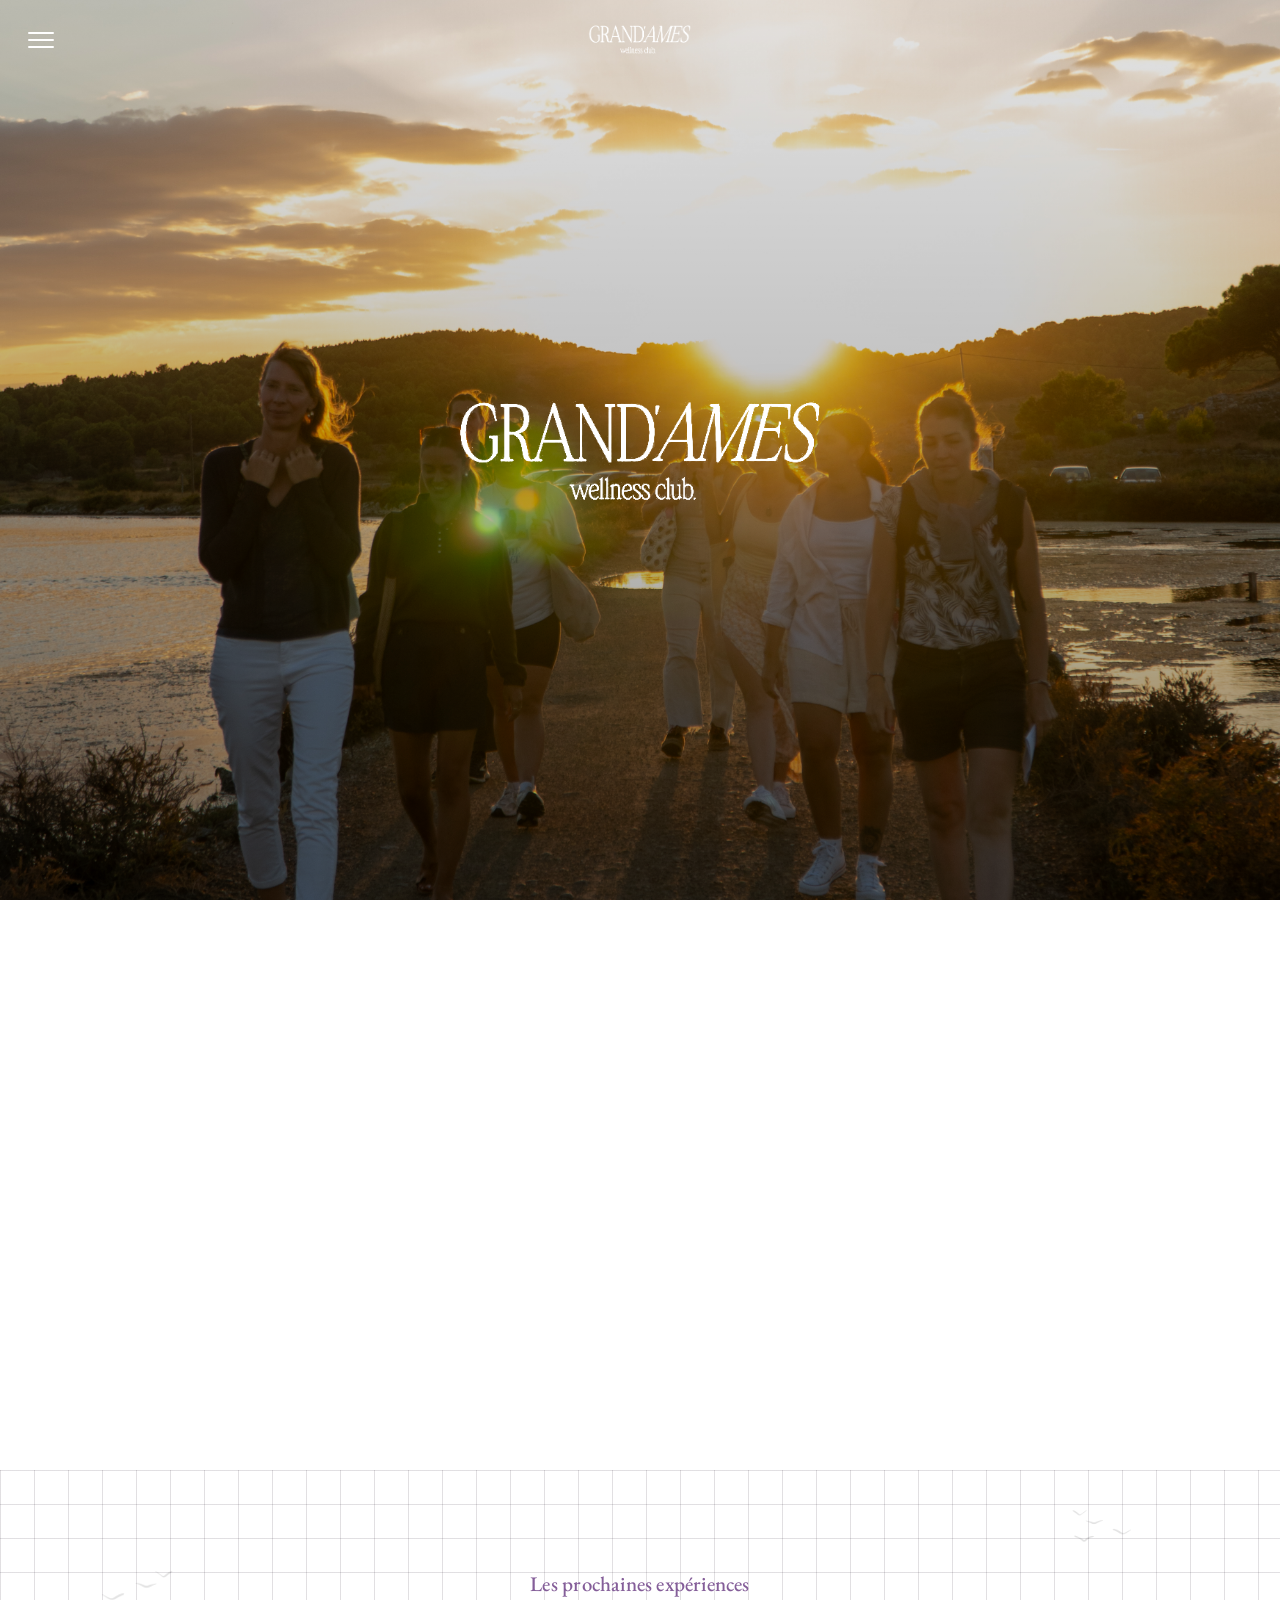
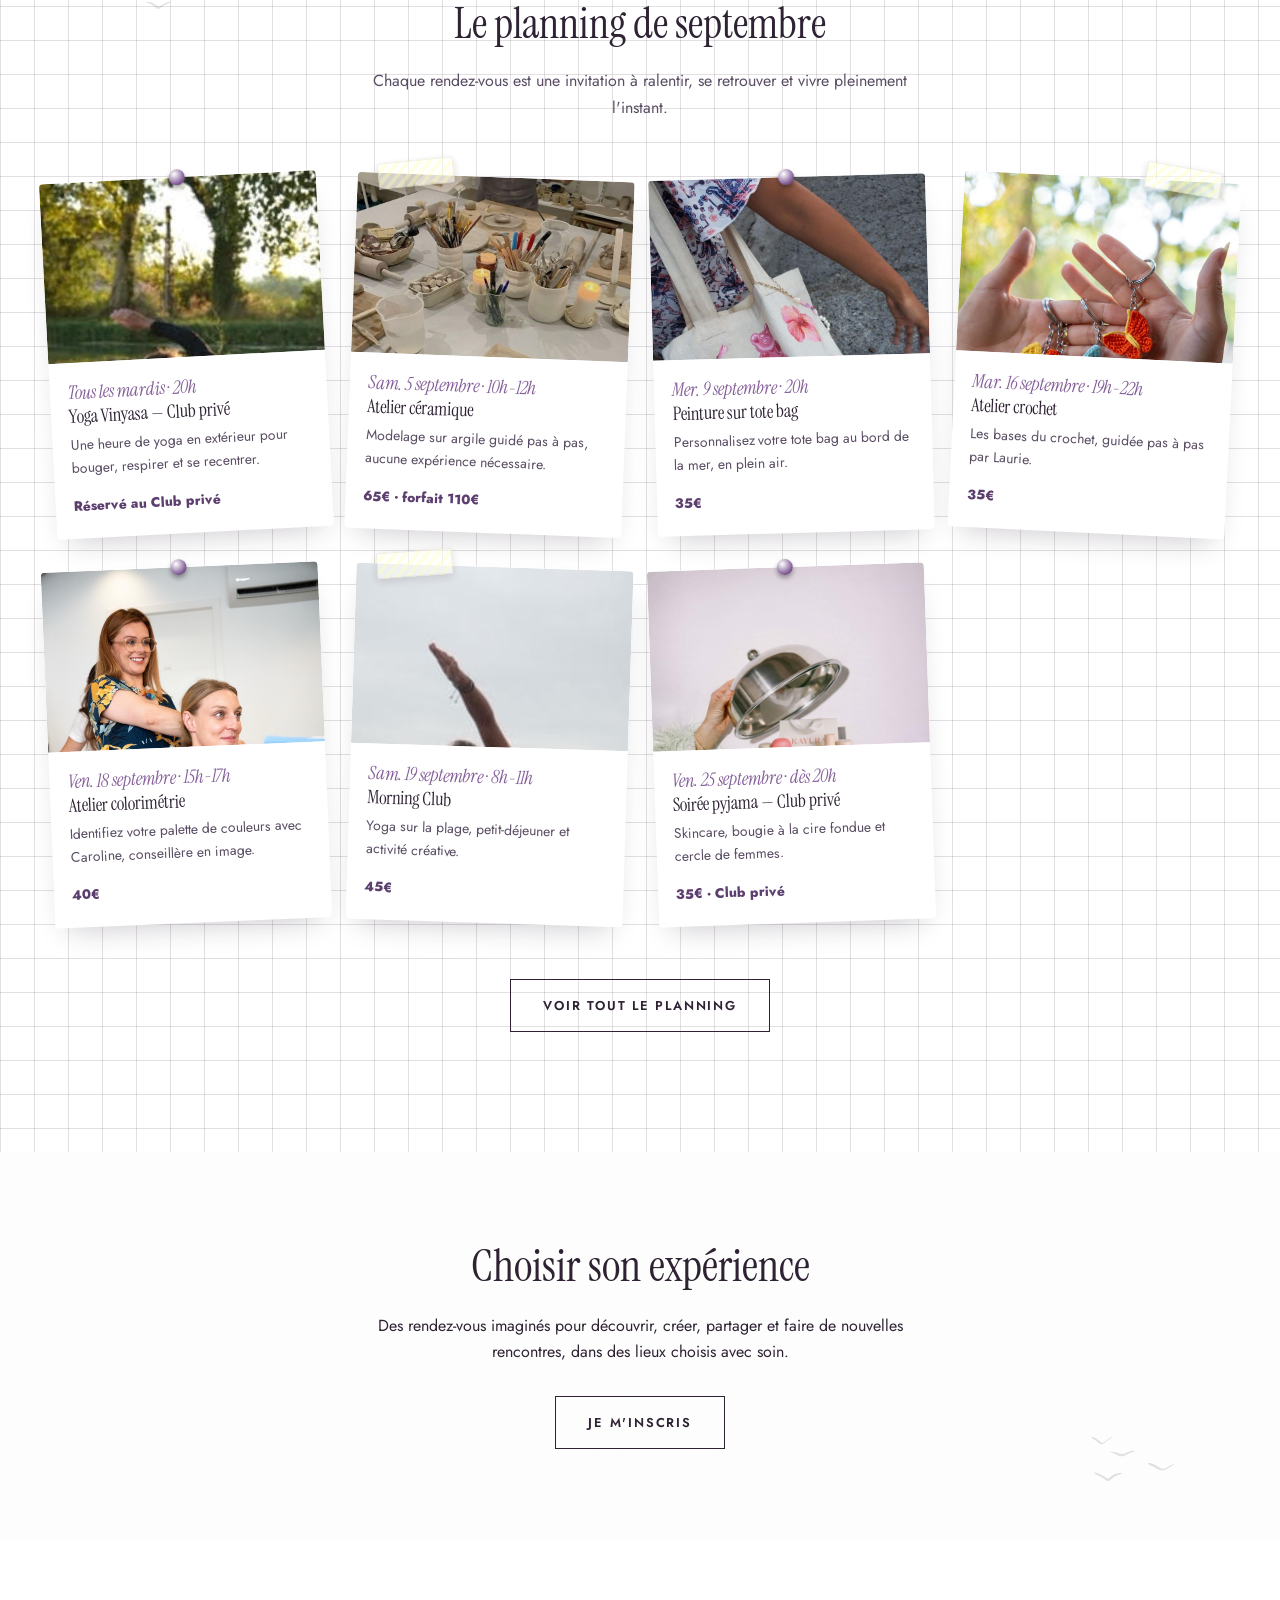
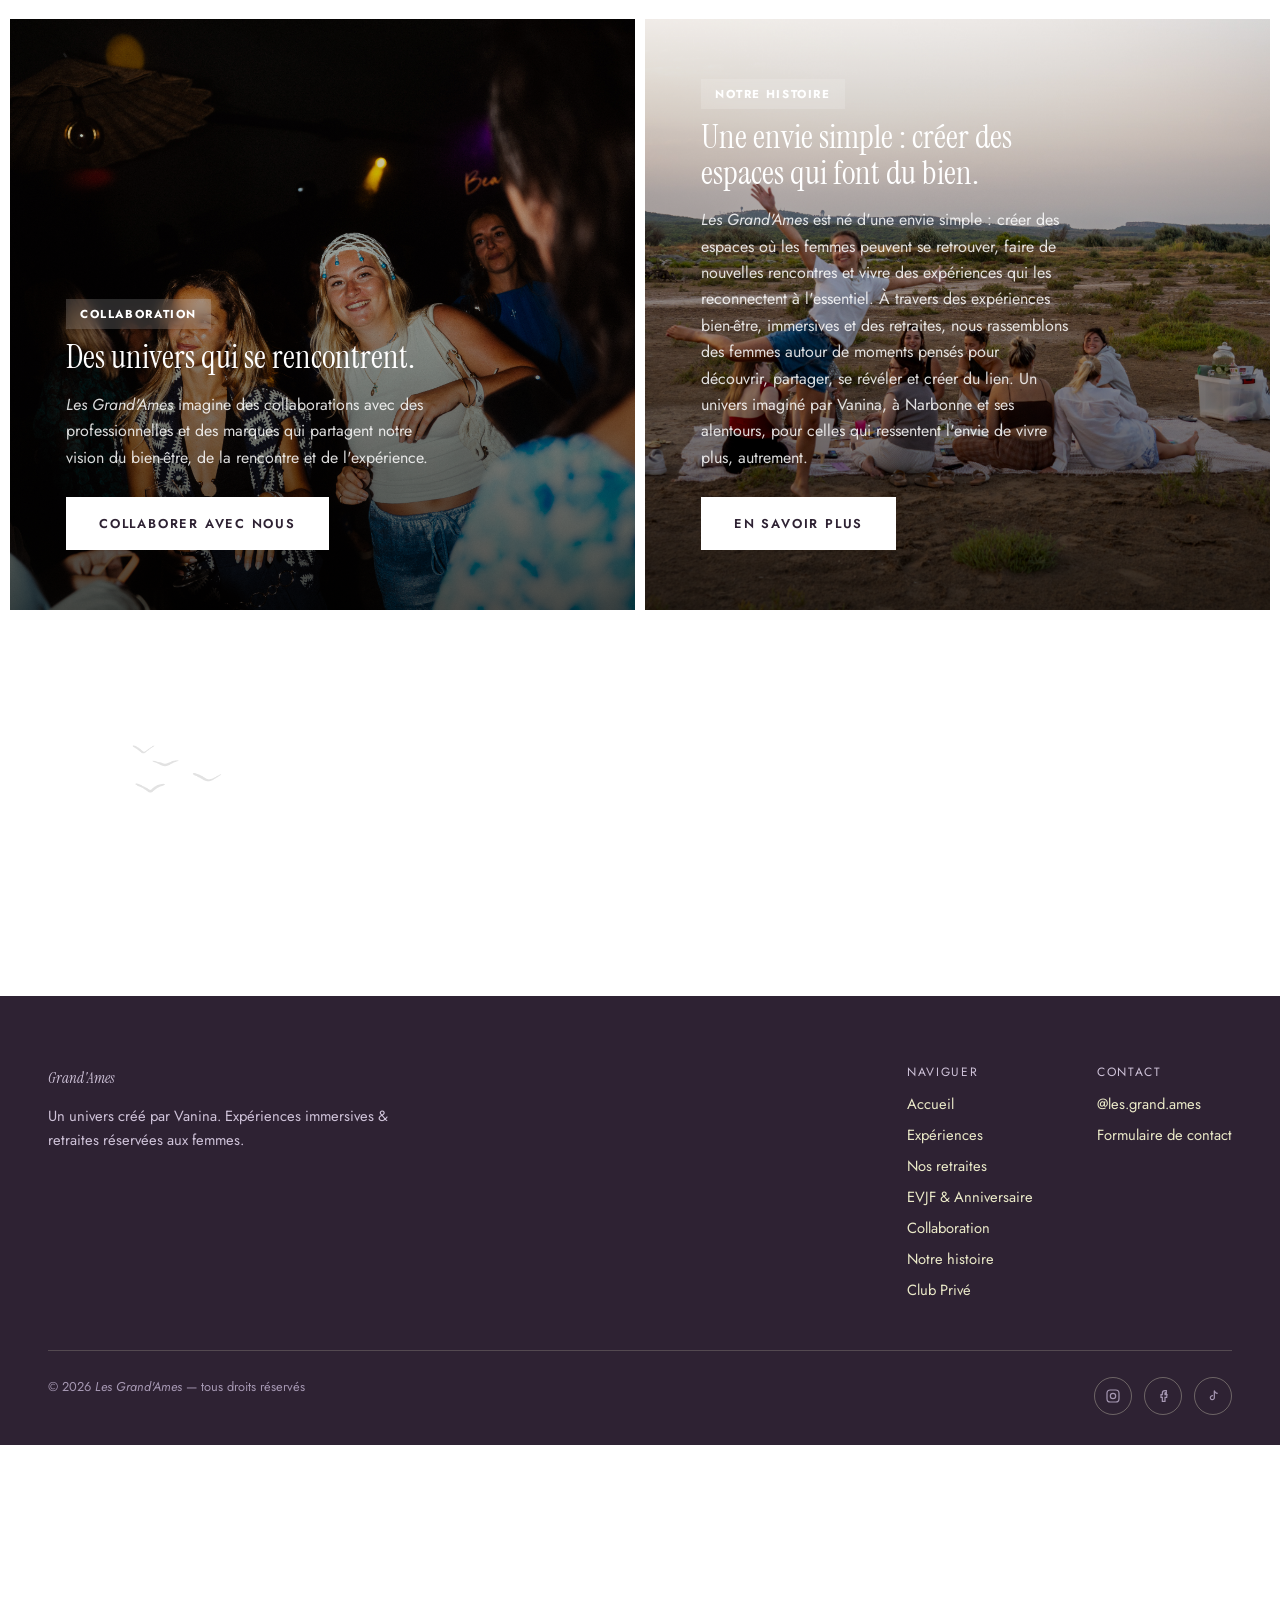
<file: index.html>
<!doctype html>
<html lang="fr">
<head>
<meta charset="UTF-8">
<meta name="viewport" content="width=device-width, initial-scale=1.0">
<title>Les Grand'Ames — Une nouvelle façon de prendre soin de soi</title>
<meta name="description" content="Les Grand'Ames réunit des femmes autour d'ateliers bien-être, créatifs et sportifs à Narbonne et ses alentours.">
<link rel="icon" href="data:image/svg+xml,%3Csvg xmlns='http://www.w3.org/2000/svg' viewBox='0 0 100 100'%3E%3Ccircle cx='50' cy='50' r='46' fill='%23845E99'/%3E%3Ctext x='50' y='66' font-size='58' text-anchor='middle' fill='%23FFFFD9' font-family='Georgia,serif'%3EG%3C/text%3E%3C/svg%3E">
<link rel="stylesheet" href="css/style.css?v=21">
</head>
<body class="home">

<header class="site-header">
  <div class="container">
    <a href="index.html" class="brand-logo">
      <img src="assets/logo-dark.png" alt="Grand'Ames Wellness Club">
    </a>
    <nav class="main-nav">
      <button class="nav-close" aria-label="Fermer le menu">&times;</button>
      <ul>
        <li><a href="index.html" class="active">Accueil</a></li>
        <li><a href="ateliers.html">Expériences</a></li>
        <li><a href="retraites.html">Nos retraites</a></li>
        <li><a href="evjf.html">EVJF &amp; Anniversaire</a></li>
        <li><a href="partenariat.html">Collaboration</a></li>
        <li><a href="apropos.html">Notre histoire</a></li>
        <li><a href="club-prive.html">Club Privé</a></li>
      </ul>
    </nav>
    <a href="ateliers.html" class="btn btn-primary btn-sm nav-cta">Je m'inscris</a>
    <button class="burger" aria-label="Menu"><span></span><span></span><span></span></button>
  </div>
</header>

<div class="hero-pin-wrap">
  <section class="hero">
    <div class="hero-media">
      <img src="assets/accueil.jpeg" alt="Les Grand'Ames réunies au coucher du soleil">
    </div>
    <div class="hero-logo">
      <img src="assets/logo-white.png" alt="Grand'Ames Wellness Club">
    </div>
  </section>
</div>

<section class="intro">
  <div class="intro-card">
    <span class="eyebrow">Le luxe de revenir à soi à travers des expériences immersives.</span>
    <h1>Une nouvelle façon de prendre soin de soi.</h1>
    <p class="lede"><em>Les Grand'Ames</em> rassemble des femmes autour d'expériences bien-être, créatives et immersives, à Narbonne et ses alentours. Des moments pensés pour ralentir, se reconnecter à soi, créer du lien et s'offrir une véritable parenthèse dans le quotidien.</p>
    <a href="ateliers.html" class="btn btn-primary">Découvrir le planning</a>
  </div>
</section>

<section class="pegboard graph-bg decor">
  <img src="assets/mouette.png" class="doodle" style="width:100px;top:6px;right:10%;" alt="" aria-hidden="true">
  <img src="assets/mouette.png" class="doodle" style="width:120px;top:60px;left:6%;transform:scaleX(-1);" alt="" aria-hidden="true">
  <div class="container">
    <div class="pegboard-head reveal">
      <span class="eyebrow">Les prochaines expériences</span>
      <h2>Le planning de septembre</h2>
      <p class="lede" style="margin-inline:auto;max-width:560px;color:var(--ink-soft);">Chaque rendez-vous est une invitation à ralentir, se retrouver et vivre pleinement l'instant.</p>
    </div>

    <div class="pegboard-grid">

      <a class="peg-card reveal" href="experience-yoga-vinyasa.html">
        <div class="pin" style="top:-8px;left:50%;margin-left:-8px;"></div>
        <div class="peg-photo"><img src="assets/vinyasa.jpg" alt="Yoga Vinyasa en extérieur"></div>
        <div class="peg-body">
          <span class="peg-date">Tous les mardis · 20h</span>
          <h3>Yoga Vinyasa — Club privé</h3>
          <p>Une heure de yoga en extérieur pour bouger, respirer et se recentrer.</p>
          <span class="peg-price">Réservé au Club privé</span>
        </div>
      </a>

      <a class="peg-card reveal" href="experience-ceramique.html">
        <div class="tape" style="top:-14px;left:20px;transform:rotate(-8deg);"></div>
        <div class="peg-photo"><img src="assets/ceramique.jpg" alt="Atelier céramique"></div>
        <div class="peg-body">
          <span class="peg-date">Sam. 5 septembre · 10h-12h</span>
          <h3>Atelier céramique</h3>
          <p>Modelage sur argile guidé pas à pas, aucune expérience nécessaire.</p>
          <span class="peg-price">65€ · forfait 110€</span>
        </div>
      </a>

      <a class="peg-card reveal" href="experience-tote-bag.html">
        <div class="pin" style="top:-8px;left:50%;margin-left:-8px;"></div>
        <div class="peg-photo"><img src="assets/totebag.jpg" alt="Atelier peinture sur tote bag"></div>
        <div class="peg-body">
          <span class="peg-date">Mer. 9 septembre · 20h</span>
          <h3>Peinture sur tote bag</h3>
          <p>Personnalisez votre tote bag au bord de la mer, en plein air.</p>
          <span class="peg-price">35€</span>
        </div>
      </a>

      <a class="peg-card reveal" href="experience-crochet.html">
        <div class="tape" style="top:-14px;right:20px;left:auto;transform:rotate(7deg);"></div>
        <div class="peg-photo"><img src="assets/crochet.jpg" alt="Atelier crochet"></div>
        <div class="peg-body">
          <span class="peg-date">Mar. 16 septembre · 19h-22h</span>
          <h3>Atelier crochet</h3>
          <p>Les bases du crochet, guidée pas à pas par Laurie.</p>
          <span class="peg-price">35€</span>
        </div>
      </a>

      <a class="peg-card reveal" href="experience-colorimetrie.html">
        <div class="pin" style="top:-8px;left:50%;margin-left:-8px;"></div>
        <div class="peg-photo"><img src="assets/colorimetrie.jpg" alt="Atelier colorimétrie"></div>
        <div class="peg-body">
          <span class="peg-date">Ven. 18 septembre · 15h-17h</span>
          <h3>Atelier colorimétrie</h3>
          <p>Identifiez votre palette de couleurs avec Caroline, conseillère en image.</p>
          <span class="peg-price">40€</span>
        </div>
      </a>

      <a class="peg-card reveal" href="experience-morning-club.html">
        <div class="tape" style="top:-14px;left:20px;transform:rotate(-6deg);"></div>
        <div class="peg-photo"><img src="assets/morningclub.jpg" alt="Morning Club"></div>
        <div class="peg-body">
          <span class="peg-date">Sam. 19 septembre · 8h-11h</span>
          <h3>Morning Club</h3>
          <p>Yoga sur la plage, petit-déjeuner et activité créative.</p>
          <span class="peg-price">45€</span>
        </div>
      </a>

      <a class="peg-card reveal" href="experience-soiree-pyjama.html">
        <div class="pin" style="top:-8px;left:50%;margin-left:-8px;"></div>
        <div class="peg-photo"><img src="assets/pyjama.jpg" alt="Soirée pyjama"></div>
        <div class="peg-body">
          <span class="peg-date">Ven. 25 septembre · dès 20h</span>
          <h3>Soirée pyjama — Club privé</h3>
          <p>Skincare, bougie à la cire fondue et cercle de femmes.</p>
          <span class="peg-price">35€ · Club privé</span>
        </div>
      </a>

    </div>

    <div class="pegboard-foot reveal">
      <a href="ateliers.html" class="btn btn-outline">Voir tout le planning</a>
    </div>
  </div>
</section>

<section class="cta-band cta-band-yellow grain decor">
  <img src="assets/mouette.png" class="doodle" style="width:140px;bottom:10px;right:6%;" alt="" aria-hidden="true">
  <div class="container">
    <h2 class="reveal">Choisir son expérience</h2>
    <p class="reveal">Des rendez-vous imaginés pour découvrir, créer, partager et faire de nouvelles rencontres, dans des lieux choisis avec soin.</p>
    <a href="ateliers.html" class="btn btn-violet reveal">Je m'inscris</a>
  </div>
</section>

<section class="split-screen">
  <div class="split-screen-half">
    <img src="assets/bibli5.jpeg" alt="Communauté des Grand'Ames">
    <div class="split-screen-copy">
      <span class="tag">Collaboration</span>
      <h2>Des univers qui se rencontrent.</h2>
      <p><em>Les Grand'Ames</em> imagine des collaborations avec des professionnelles et des marques qui partagent notre vision du bien-être, de la rencontre et de l'expérience.</p>
      <a href="partenariat.html" class="btn btn-light">Collaborer avec nous</a>
    </div>
  </div>
  <div class="split-screen-half">
    <img src="assets/bibli8.jpeg" alt="Notre histoire — Les Grand'Ames">
    <div class="split-screen-copy">
      <span class="tag">Notre histoire</span>
      <h2>Une envie simple : créer des espaces qui font du bien.</h2>
      <p><em>Les Grand'Ames</em> est né d'une envie simple : créer des espaces où les femmes peuvent se retrouver, faire de nouvelles rencontres et vivre des expériences qui les reconnectent à l'essentiel. À travers des expériences bien-être, immersives et des retraites, nous rassemblons des femmes autour de moments pensés pour découvrir, partager, se révéler et créer du lien. Un univers imaginé par Vanina, à Narbonne et ses alentours, pour celles qui ressentent l'envie de vivre plus, autrement.</p>
      <a href="apropos.html" class="btn btn-light">En savoir plus</a>
    </div>
  </div>
</section>

<section class="social-band decor">
  <img src="assets/mouette.png" class="doodle" style="width:150px;top:4px;left:8%;" alt="" aria-hidden="true">
  <div class="container reveal">
    <h2>Suivez-nous sur les réseaux pour ne rien rater !</h2>
    <div class="social-icons">
      <a href="https://www.instagram.com/les.grand.ames/" target="_blank" rel="noopener" aria-label="Instagram">
        <svg viewBox="0 0 24 24" fill="none" stroke="currentColor" stroke-width="1.8"><rect x="3" y="3" width="18" height="18" rx="5"/><circle cx="12" cy="12" r="4"/><circle cx="17.3" cy="6.7" r="1"/></svg>
      </a>
      <a href="https://www.facebook.com/share/1Enrd1HbA3/?mibextid=wwXIfr" target="_blank" rel="noopener" aria-label="Facebook">
        <svg viewBox="0 0 24 24" fill="none" stroke="currentColor" stroke-width="1.8"><path d="M15 8h2V4h-2a4 4 0 0 0-4 4v2H9v4h2v6h4v-6h2.5l.5-4H15V8a1 1 0 0 1 1-1"/></svg>
      </a>
      <a href="https://www.tiktok.com/@les.grand.ames" target="_blank" rel="noopener" aria-label="TikTok">
        <svg viewBox="0 0 24 24" fill="none" stroke="currentColor" stroke-width="1.8"><path d="M14 4v10.5a3 3 0 1 1-2-2.83"/><path d="M14 4c.5 2.5 2.2 4 5 4"/></svg>
      </a>
    </div>
  </div>
</section>

<footer class="site-footer">
  <div class="container">
    <div class="footer-top">
      <div class="footer-brand">
        <p class="footer-wordmark">Grand'Ames</p>
        <p>Un univers créé par Vanina. Expériences immersives &amp; retraites réservées aux femmes.</p>
      </div>
      <div class="footer-cols">
        <div class="footer-col">
          <h4>Naviguer</h4>
          <a href="index.html">Accueil</a>
          <a href="ateliers.html">Expériences</a>
          <a href="retraites.html">Nos retraites</a>
          <a href="evjf.html">EVJF &amp; Anniversaire</a>
          <a href="partenariat.html">Collaboration</a>
          <a href="apropos.html">Notre histoire</a>
          <a href="club-prive.html">Club Privé</a>
        </div>
        <div class="footer-col">
          <h4>Contact</h4>
          <span>@les.grand.ames</span>
          <a href="partenariat.html">Formulaire de contact</a>
        </div>
      </div>
    </div>
    <div class="footer-bottom">
      <span>© 2026 <em>Les Grand'Ames</em> — tous droits réservés</span>
      <div class="footer-social">
        <a href="https://www.instagram.com/les.grand.ames/" target="_blank" rel="noopener" aria-label="Instagram"><svg viewBox="0 0 24 24" fill="none" stroke="currentColor" stroke-width="1.8"><rect x="3" y="3" width="18" height="18" rx="5"/><circle cx="12" cy="12" r="4"/></svg></a>
        <a href="https://www.facebook.com/share/1Enrd1HbA3/?mibextid=wwXIfr" target="_blank" rel="noopener" aria-label="Facebook"><svg viewBox="0 0 24 24" fill="none" stroke="currentColor" stroke-width="1.8"><path d="M15 8h2V4h-2a4 4 0 0 0-4 4v2H9v4h2v6h4v-6h2.5l.5-4H15V8a1 1 0 0 1 1-1"/></svg></a>
        <a href="https://www.tiktok.com/@les.grand.ames" target="_blank" rel="noopener" aria-label="TikTok"><svg viewBox="0 0 24 24" fill="none" stroke="currentColor" stroke-width="1.8"><path d="M14 4v10.5a3 3 0 1 1-2-2.83"/><path d="M14 4c.5 2.5 2.2 4 5 4"/></svg></a>
      </div>
    </div>
  </div>
</footer>

<script src="js/main.js?v=21"></script>
</body>
</html>
</file>
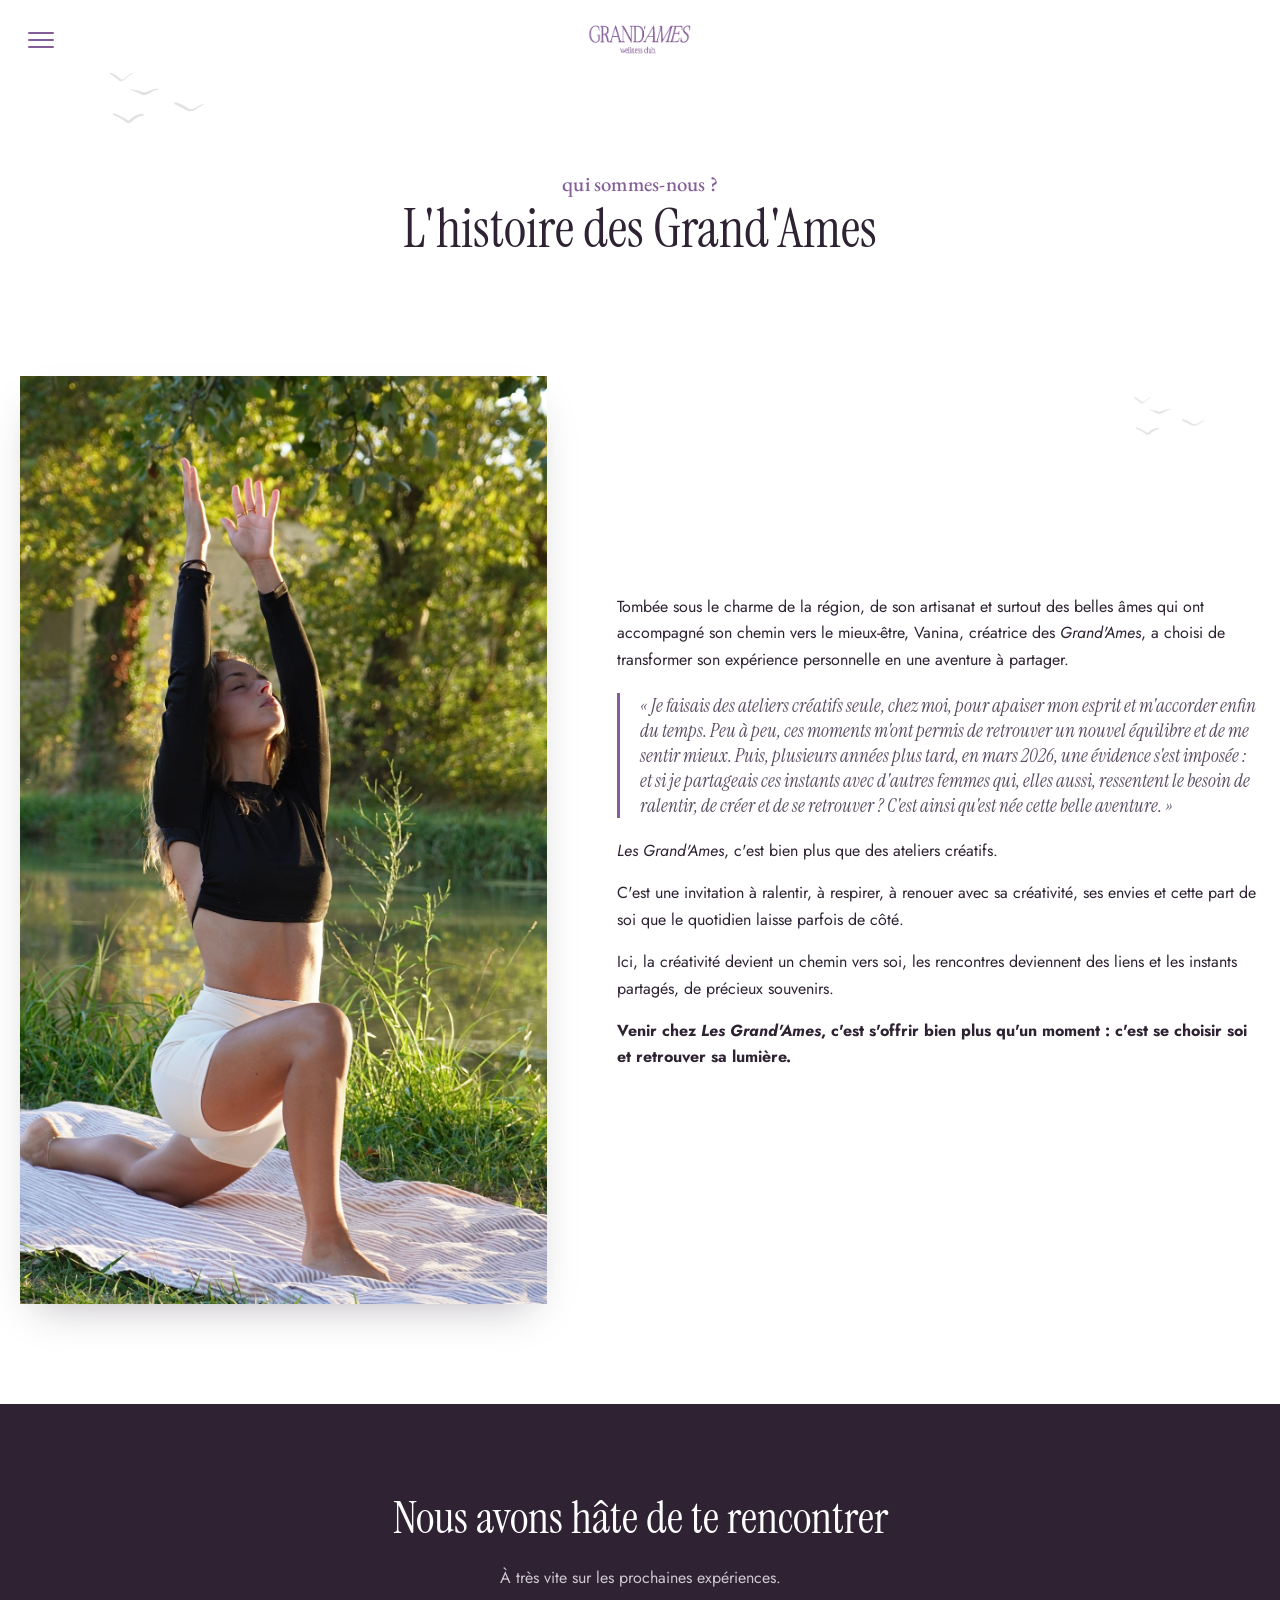
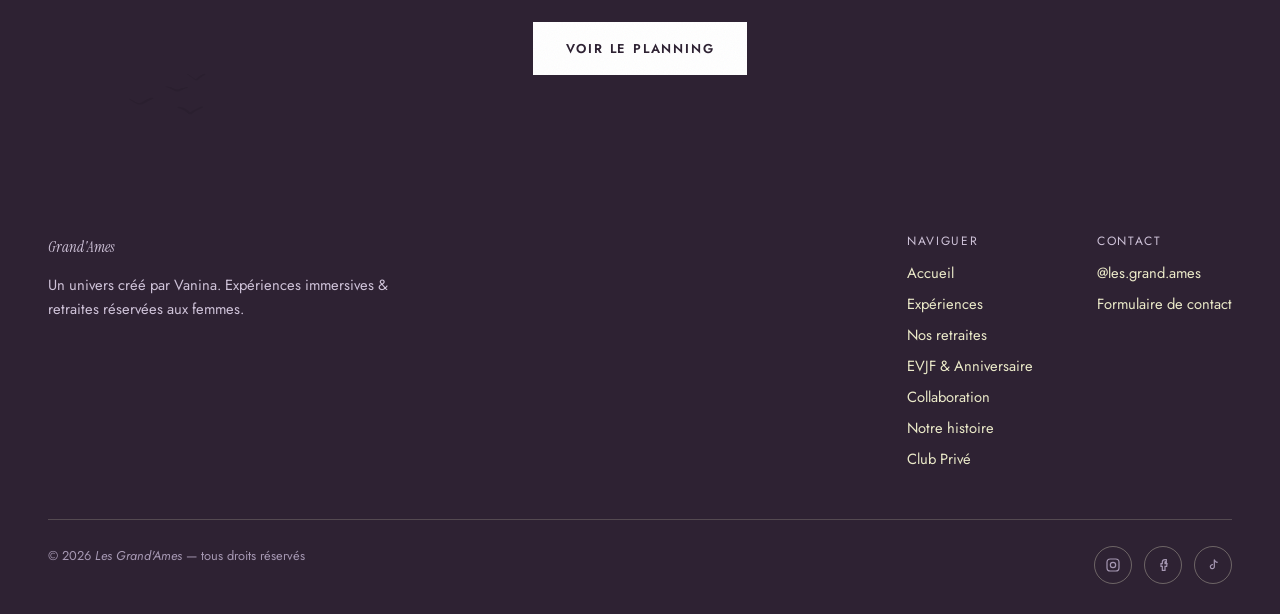
<file: apropos.html>
<!doctype html>
<html lang="fr">
<head>
<meta charset="UTF-8">
<meta name="viewport" content="width=device-width, initial-scale=1.0">
<title>Notre histoire — Les Grand'Ames</title>
<meta name="description" content="L'histoire de Vanina et des Grand'Ames : une envie simple, créer des espaces qui font du bien.">
<link rel="icon" href="data:image/svg+xml,%3Csvg xmlns='http://www.w3.org/2000/svg' viewBox='0 0 100 100'%3E%3Ccircle cx='50' cy='50' r='46' fill='%23845E99'/%3E%3Ctext x='50' y='66' font-size='58' text-anchor='middle' fill='%23FFFFD9' font-family='Georgia,serif'%3EG%3C/text%3E%3C/svg%3E">
<link rel="stylesheet" href="css/style.css?v=21">
</head>
<body>

<header class="site-header">
  <div class="container">
    <a href="index.html" class="brand-logo">
      <img src="assets/logo-dark.png" alt="Grand'Ames Wellness Club">
    </a>
    <nav class="main-nav">
      <button class="nav-close" aria-label="Fermer le menu">&times;</button>
      <ul>
        <li><a href="index.html">Accueil</a></li>
        <li><a href="ateliers.html">Expériences</a></li>
        <li><a href="retraites.html">Nos retraites</a></li>
        <li><a href="evjf.html">EVJF &amp; Anniversaire</a></li>
        <li><a href="partenariat.html">Collaboration</a></li>
        <li><a href="apropos.html" class="active">Notre histoire</a></li>
        <li><a href="club-prive.html">Club Privé</a></li>
      </ul>
    </nav>
    <a href="ateliers.html" class="btn btn-primary btn-sm nav-cta">Je m'inscris</a>
    <button class="burger" aria-label="Menu"><span></span><span></span><span></span></button>
  </div>
</header>

<section class="page-hero decor">
  <img src="assets/mouette.png" class="doodle" style="width:160px;top:18px;left:6%;" alt="" aria-hidden="true">
  <div class="container">
    <span class="eyebrow">qui sommes-nous ?</span>
    <h1>L'histoire des Grand'Ames</h1>
  </div>
</section>

<section class="decor">
  <img src="assets/mouette.png" class="doodle" style="width:120px;top:0;right:4%;" alt="" aria-hidden="true">
  <div class="container story">
    <div class="story-media reveal">
      <img src="assets/histoire2.jpeg" alt="Vanina, créatrice des Grand'Ames">
    </div>
    <div class="story-copy reveal">
      <p>Tombée sous le charme de la région, de son artisanat et surtout des belles âmes qui ont accompagné son chemin vers le mieux-être, Vanina, créatrice des <em>Grand'Ames</em>, a choisi de transformer son expérience personnelle en une aventure à partager.</p>
      <blockquote>« Je faisais des ateliers créatifs seule, chez moi, pour apaiser mon esprit et m'accorder enfin du temps. Peu à peu, ces moments m'ont permis de retrouver un nouvel équilibre et de me sentir mieux. Puis, plusieurs années plus tard, en mars 2026, une évidence s'est imposée : et si je partageais ces instants avec d'autres femmes qui, elles aussi, ressentent le besoin de ralentir, de créer et de se retrouver ? C'est ainsi qu'est née cette belle aventure. »</blockquote>
      <p><em>Les Grand'Ames</em>, c'est bien plus que des ateliers créatifs.</p>
      <p>C'est une invitation à ralentir, à respirer, à renouer avec sa créativité, ses envies et cette part de soi que le quotidien laisse parfois de côté.</p>
      <p>Ici, la créativité devient un chemin vers soi, les rencontres deviennent des liens et les instants partagés, de précieux souvenirs.</p>
      <p style="font-weight:700;">Venir chez <em>Les Grand'Ames</em>, c'est s'offrir bien plus qu'un moment : c'est se choisir soi et retrouver sa lumière.</p>
    </div>
  </div>
</section>

<section class="cta-band grain decor">
  <img src="assets/mouette.png" class="doodle on-dark" style="width:130px;bottom:6px;left:8%;transform:scaleX(-1);" alt="" aria-hidden="true">
  <div class="container">
    <h2 class="reveal">Nous avons hâte de te rencontrer</h2>
    <p class="reveal">À très vite sur les prochaines expériences.</p>
    <a href="ateliers.html" class="btn btn-light reveal">Voir le planning</a>
  </div>
</section>

<footer class="site-footer">
  <div class="container">
    <div class="footer-top">
      <div class="footer-brand">
        <p class="footer-wordmark">Grand'Ames</p>
        <p>Un univers créé par Vanina. Expériences immersives &amp; retraites réservées aux femmes.</p>
      </div>
      <div class="footer-cols">
        <div class="footer-col">
          <h4>Naviguer</h4>
          <a href="index.html">Accueil</a>
          <a href="ateliers.html">Expériences</a>
          <a href="retraites.html">Nos retraites</a>
          <a href="evjf.html">EVJF &amp; Anniversaire</a>
          <a href="partenariat.html">Collaboration</a>
          <a href="apropos.html">Notre histoire</a>
          <a href="club-prive.html">Club Privé</a>
        </div>
        <div class="footer-col">
          <h4>Contact</h4>
          <span>@les.grand.ames</span>
          <a href="partenariat.html">Formulaire de contact</a>
        </div>
      </div>
    </div>
    <div class="footer-bottom">
      <span>© 2026 <em>Les Grand'Ames</em> — tous droits réservés</span>
      <div class="footer-social">
        <a href="https://www.instagram.com/les.grand.ames/" target="_blank" rel="noopener" aria-label="Instagram"><svg viewBox="0 0 24 24" fill="none" stroke="currentColor" stroke-width="1.8"><rect x="3" y="3" width="18" height="18" rx="5"/><circle cx="12" cy="12" r="4"/></svg></a>
        <a href="https://www.facebook.com/share/1Enrd1HbA3/?mibextid=wwXIfr" target="_blank" rel="noopener" aria-label="Facebook"><svg viewBox="0 0 24 24" fill="none" stroke="currentColor" stroke-width="1.8"><path d="M15 8h2V4h-2a4 4 0 0 0-4 4v2H9v4h2v6h4v-6h2.5l.5-4H15V8a1 1 0 0 1 1-1"/></svg></a>
        <a href="https://www.tiktok.com/@les.grand.ames" target="_blank" rel="noopener" aria-label="TikTok"><svg viewBox="0 0 24 24" fill="none" stroke="currentColor" stroke-width="1.8"><path d="M14 4v10.5a3 3 0 1 1-2-2.83"/><path d="M14 4c.5 2.5 2.2 4 5 4"/></svg></a>
      </div>
    </div>
  </div>
</footer>

<script src="js/main.js?v=21"></script>
</body>
</html>
</file>
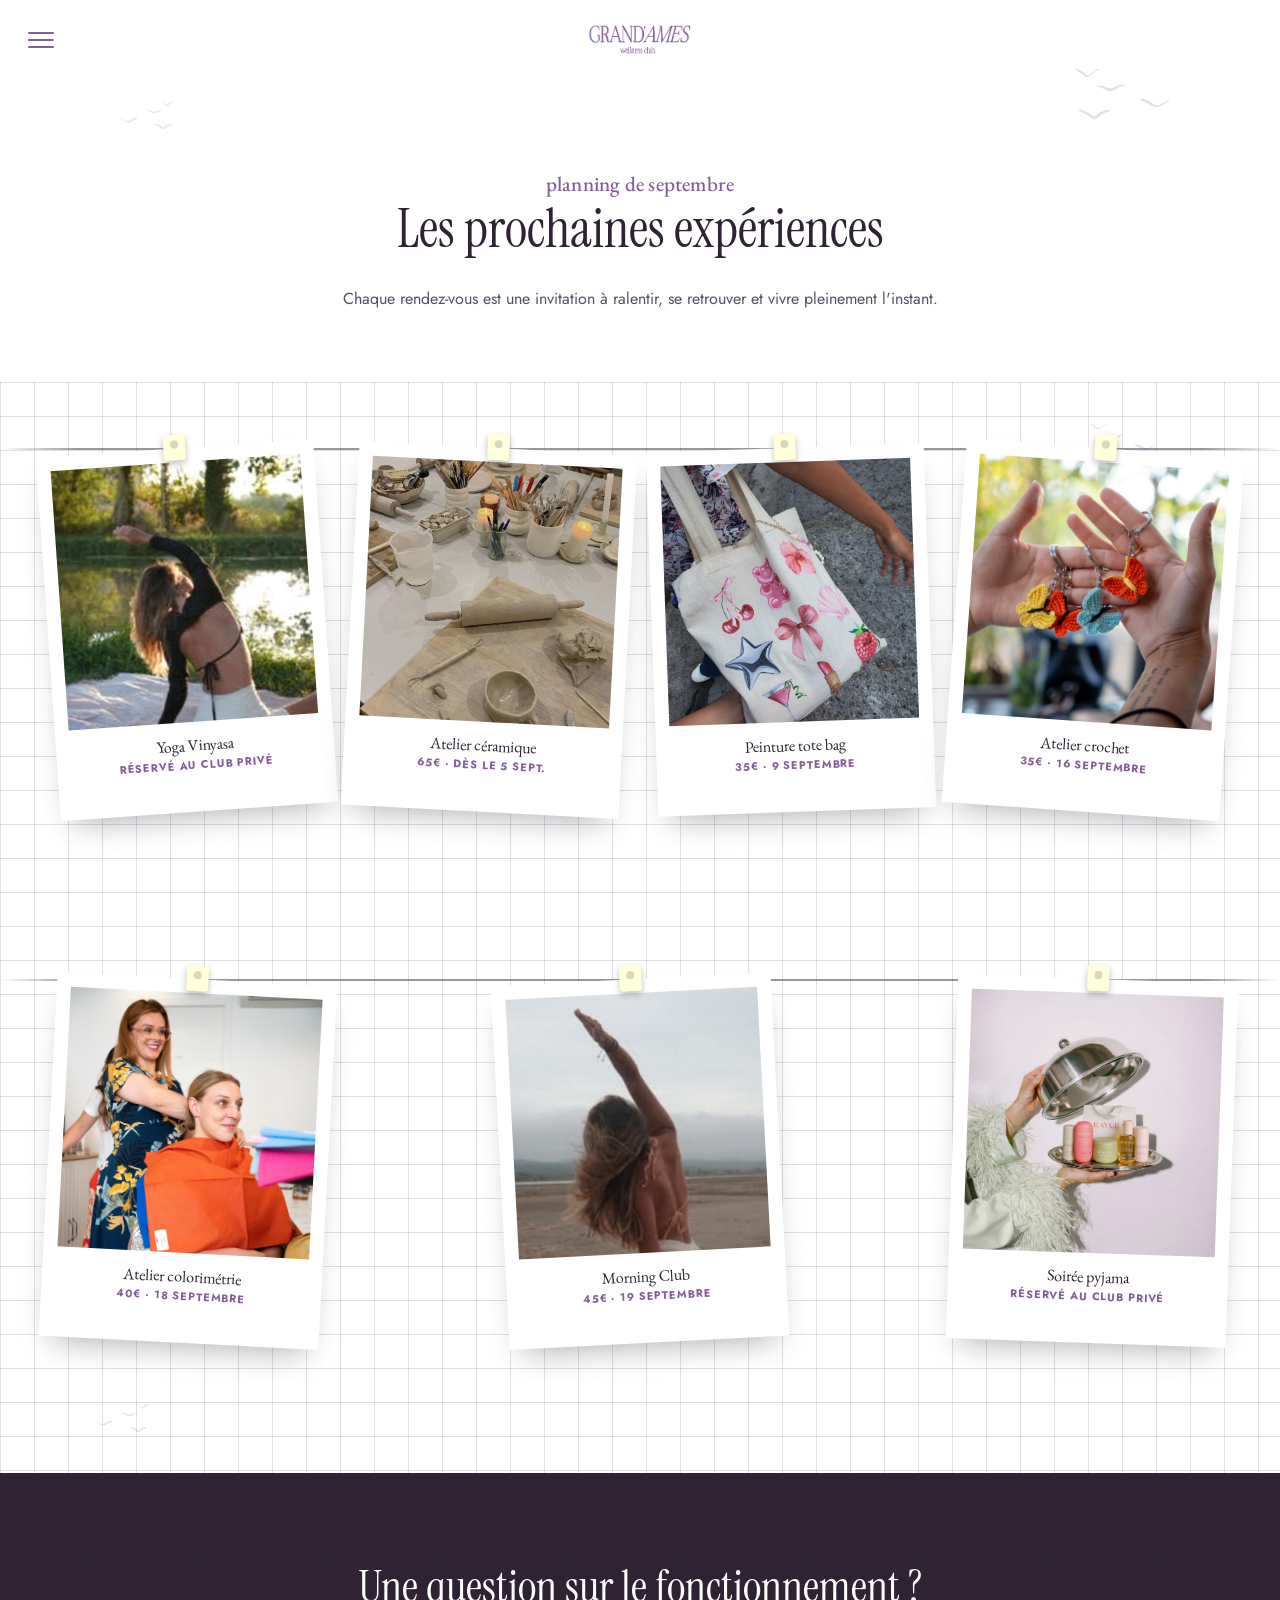
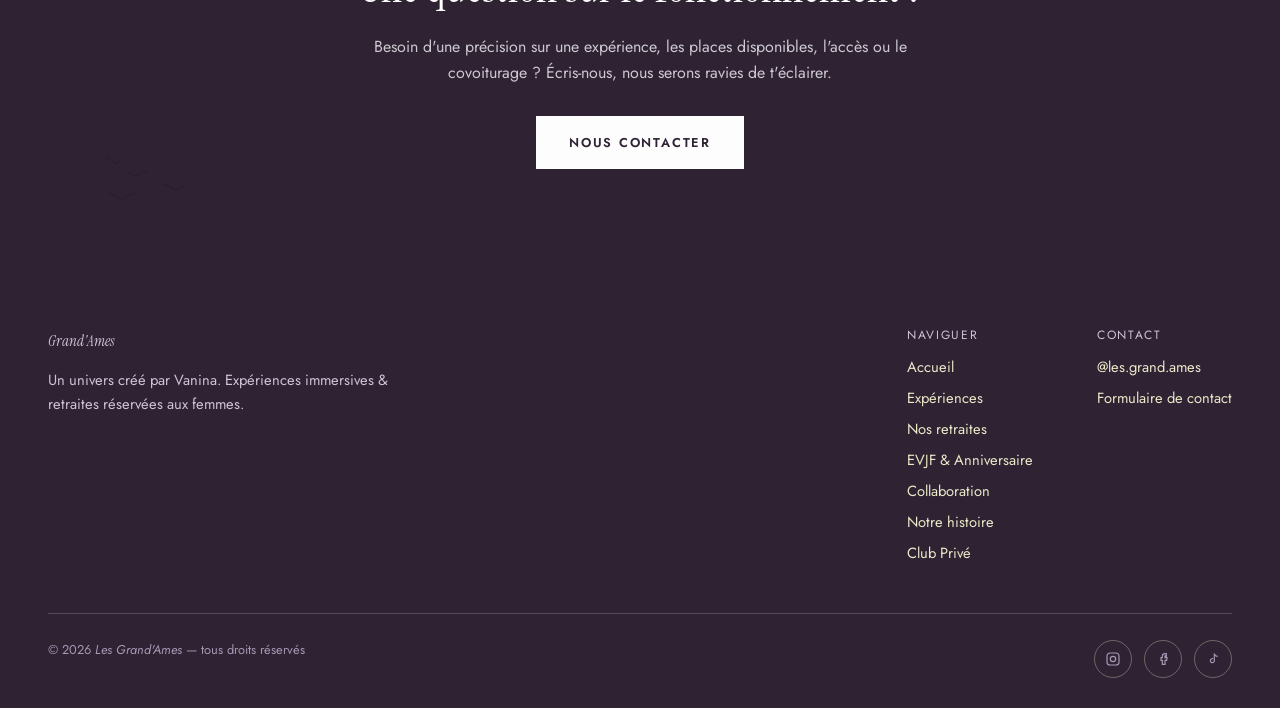
<file: ateliers.html>
<!doctype html>
<html lang="fr">
<head>
<meta charset="UTF-8">
<meta name="viewport" content="width=device-width, initial-scale=1.0">
<title>Les expériences de septembre — Les Grand'Ames</title>
<meta name="description" content="Retrouve toutes les expériences bien-être, créatives et immersives des Grand'Ames à Gruissan et Narbonne, et réserve ta place.">
<link rel="icon" href="data:image/svg+xml,%3Csvg xmlns='http://www.w3.org/2000/svg' viewBox='0 0 100 100'%3E%3Ccircle cx='50' cy='50' r='46' fill='%23845E99'/%3E%3Ctext x='50' y='66' font-size='58' text-anchor='middle' fill='%23FFFFD9' font-family='Georgia,serif'%3EG%3C/text%3E%3C/svg%3E">
<link rel="stylesheet" href="css/style.css?v=21">
</head>
<body>

<header class="site-header">
  <div class="container">
    <a href="index.html" class="brand-logo">
      <img src="assets/logo-dark.png" alt="Grand'Ames Wellness Club">
    </a>
    <nav class="main-nav">
      <button class="nav-close" aria-label="Fermer le menu">&times;</button>
      <ul>
        <li><a href="index.html">Accueil</a></li>
        <li><a href="ateliers.html" class="active">Expériences</a></li>
        <li><a href="retraites.html">Nos retraites</a></li>
        <li><a href="evjf.html">EVJF &amp; Anniversaire</a></li>
        <li><a href="partenariat.html">Collaboration</a></li>
        <li><a href="apropos.html">Notre histoire</a></li>
        <li><a href="club-prive.html">Club Privé</a></li>
      </ul>
    </nav>
    <a href="#ateliers-list" class="btn btn-primary btn-sm nav-cta">Voir le planning</a>
    <button class="burger" aria-label="Menu"><span></span><span></span><span></span></button>
  </div>
</header>

<section class="page-hero decor">
  <img src="assets/mouette.png" class="doodle" style="width:160px;top:14px;right:6%;" alt="" aria-hidden="true">
  <img src="assets/mouette.png" class="doodle" style="width:90px;top:70px;left:8%;transform:scaleX(-1);" alt="" aria-hidden="true">
  <div class="container">
    <span class="eyebrow">planning de septembre</span>
    <h1>Les prochaines expériences</h1>
    <p class="lede">Chaque rendez-vous est une invitation à ralentir, se retrouver et vivre pleinement l'instant.</p>
  </div>
</section>

<section id="ateliers-list" class="clothesline-wall graph-bg decor">
  <img src="assets/mouette.png" class="doodle" style="width:110px;top:4px;right:8%;" alt="" aria-hidden="true">
  <img src="assets/mouette.png" class="doodle" style="width:90px;bottom:10px;left:6%;transform:scaleX(-1);" alt="" aria-hidden="true">
  <div class="container">

    <div class="clothesline-row">
      <div class="clothesline-wire"></div>
      <div class="clothesline-photos">

        <a href="experience-yoga-vinyasa.html" class="polaroid reveal" style="--rot:-4deg;">
          <span class="polaroid-clip"></span>
          <img src="assets/vinyasa.jpg" alt="Yoga Vinyasa en extérieur">
          <span class="polaroid-caption">Yoga Vinyasa<small>Réservé au Club privé</small></span>
        </a>

        <a href="experience-ceramique.html" class="polaroid reveal" style="--rot:3deg;">
          <span class="polaroid-clip"></span>
          <img src="assets/ceramique.jpg" alt="Atelier céramique">
          <span class="polaroid-caption">Atelier céramique<small>65€ · dès le 5 sept.</small></span>
        </a>

        <a href="experience-tote-bag.html" class="polaroid reveal" style="--rot:-2deg;">
          <span class="polaroid-clip"></span>
          <img src="assets/totebag.jpg" alt="Atelier peinture sur tote bag">
          <span class="polaroid-caption">Peinture tote bag<small>35€ · 9 septembre</small></span>
        </a>

        <a href="experience-crochet.html" class="polaroid reveal" style="--rot:4deg;">
          <span class="polaroid-clip"></span>
          <img src="assets/crochet.jpg" alt="Atelier crochet">
          <span class="polaroid-caption">Atelier crochet<small>35€ · 16 septembre</small></span>
        </a>

      </div>
    </div>

    <div class="clothesline-row">
      <div class="clothesline-wire"></div>
      <div class="clothesline-photos">

        <a href="experience-colorimetrie.html" class="polaroid reveal" style="--rot:3deg;">
          <span class="polaroid-clip"></span>
          <img src="assets/colorimetrie.jpg" alt="Atelier colorimétrie">
          <span class="polaroid-caption">Atelier colorimétrie<small>40€ · 18 septembre</small></span>
        </a>

        <a href="experience-morning-club.html" class="polaroid reveal" style="--rot:-3deg;">
          <span class="polaroid-clip"></span>
          <img src="assets/morningclub.jpg" alt="Morning Club">
          <span class="polaroid-caption">Morning Club<small>45€ · 19 septembre</small></span>
        </a>

        <a href="experience-soiree-pyjama.html" class="polaroid reveal" style="--rot:2deg;">
          <span class="polaroid-clip"></span>
          <img src="assets/pyjama.jpg" alt="Soirée pyjama">
          <span class="polaroid-caption">Soirée pyjama<small>Réservé au Club privé</small></span>
        </a>

      </div>
    </div>

  </div>
</section>

<section class="cta-band grain decor">
  <img src="assets/mouette.png" class="doodle on-dark" style="width:140px;bottom:10px;left:6%;" alt="" aria-hidden="true">
  <div class="container">
    <h2 class="reveal">Une question sur le fonctionnement ?</h2>
    <p class="reveal">Besoin d'une précision sur une expérience, les places disponibles, l'accès ou le covoiturage ? Écris-nous, nous serons ravies de t'éclairer.</p>
    <a href="partenariat.html#contact" class="btn btn-light reveal">Nous contacter</a>
  </div>
</section>

<footer class="site-footer">
  <div class="container">
    <div class="footer-top">
      <div class="footer-brand">
        <p class="footer-wordmark">Grand'Ames</p>
        <p>Un univers créé par Vanina. Expériences immersives &amp; retraites réservées aux femmes.</p>
      </div>
      <div class="footer-cols">
        <div class="footer-col">
          <h4>Naviguer</h4>
          <a href="index.html">Accueil</a>
          <a href="ateliers.html">Expériences</a>
          <a href="retraites.html">Nos retraites</a>
          <a href="evjf.html">EVJF &amp; Anniversaire</a>
          <a href="partenariat.html">Collaboration</a>
          <a href="apropos.html">Notre histoire</a>
          <a href="club-prive.html">Club Privé</a>
        </div>
        <div class="footer-col">
          <h4>Contact</h4>
          <span>@les.grand.ames</span>
          <a href="partenariat.html">Formulaire de contact</a>
        </div>
      </div>
    </div>
    <div class="footer-bottom">
      <span>© 2026 <em>Les Grand'Ames</em> — tous droits réservés</span>
      <div class="footer-social">
        <a href="https://www.instagram.com/les.grand.ames/" target="_blank" rel="noopener" aria-label="Instagram"><svg viewBox="0 0 24 24" fill="none" stroke="currentColor" stroke-width="1.8"><rect x="3" y="3" width="18" height="18" rx="5"/><circle cx="12" cy="12" r="4"/></svg></a>
        <a href="https://www.facebook.com/share/1Enrd1HbA3/?mibextid=wwXIfr" target="_blank" rel="noopener" aria-label="Facebook"><svg viewBox="0 0 24 24" fill="none" stroke="currentColor" stroke-width="1.8"><path d="M15 8h2V4h-2a4 4 0 0 0-4 4v2H9v4h2v6h4v-6h2.5l.5-4H15V8a1 1 0 0 1 1-1"/></svg></a>
        <a href="https://www.tiktok.com/@les.grand.ames" target="_blank" rel="noopener" aria-label="TikTok"><svg viewBox="0 0 24 24" fill="none" stroke="currentColor" stroke-width="1.8"><path d="M14 4v10.5a3 3 0 1 1-2-2.83"/><path d="M14 4c.5 2.5 2.2 4 5 4"/></svg></a>
      </div>
    </div>
  </div>
</footer>

<div class="modal-overlay">
  <div class="modal">
    <button class="modal-close" aria-label="Fermer">×</button>
    <h3 data-modal-title>Expérience</h3>
    <p class="modal-sub" data-modal-sub></p>
    <form>
      <div class="field-row">
        <div class="field"><label for="m-lastname">Nom</label><input id="m-lastname" type="text" required></div>
        <div class="field"><label for="m-firstname">Prénom</label><input id="m-firstname" type="text" required></div>
      </div>
      <div class="field"><label for="m-instagram">Pseudo Instagram</label><input id="m-instagram" type="text" placeholder="@..." required></div>
      <div class="field"><label for="m-email">E-mail</label><input id="m-email" type="email" required></div>
      <div class="field"><label for="m-phone">Téléphone</label><input id="m-phone" type="tel" required></div>
      <button type="submit" class="btn btn-primary" style="width:100%;">Confirmer &amp; payer</button>
      <p class="modal-note" data-modal-price></p>
      <p class="modal-note">Le montant total, frais de transaction du prestataire de paiement inclus, sera affiché clairement avant validation du paiement.</p>
    </form>
  </div>
</div>

<script src="js/main.js?v=21"></script>
</body>
</html>
</file>
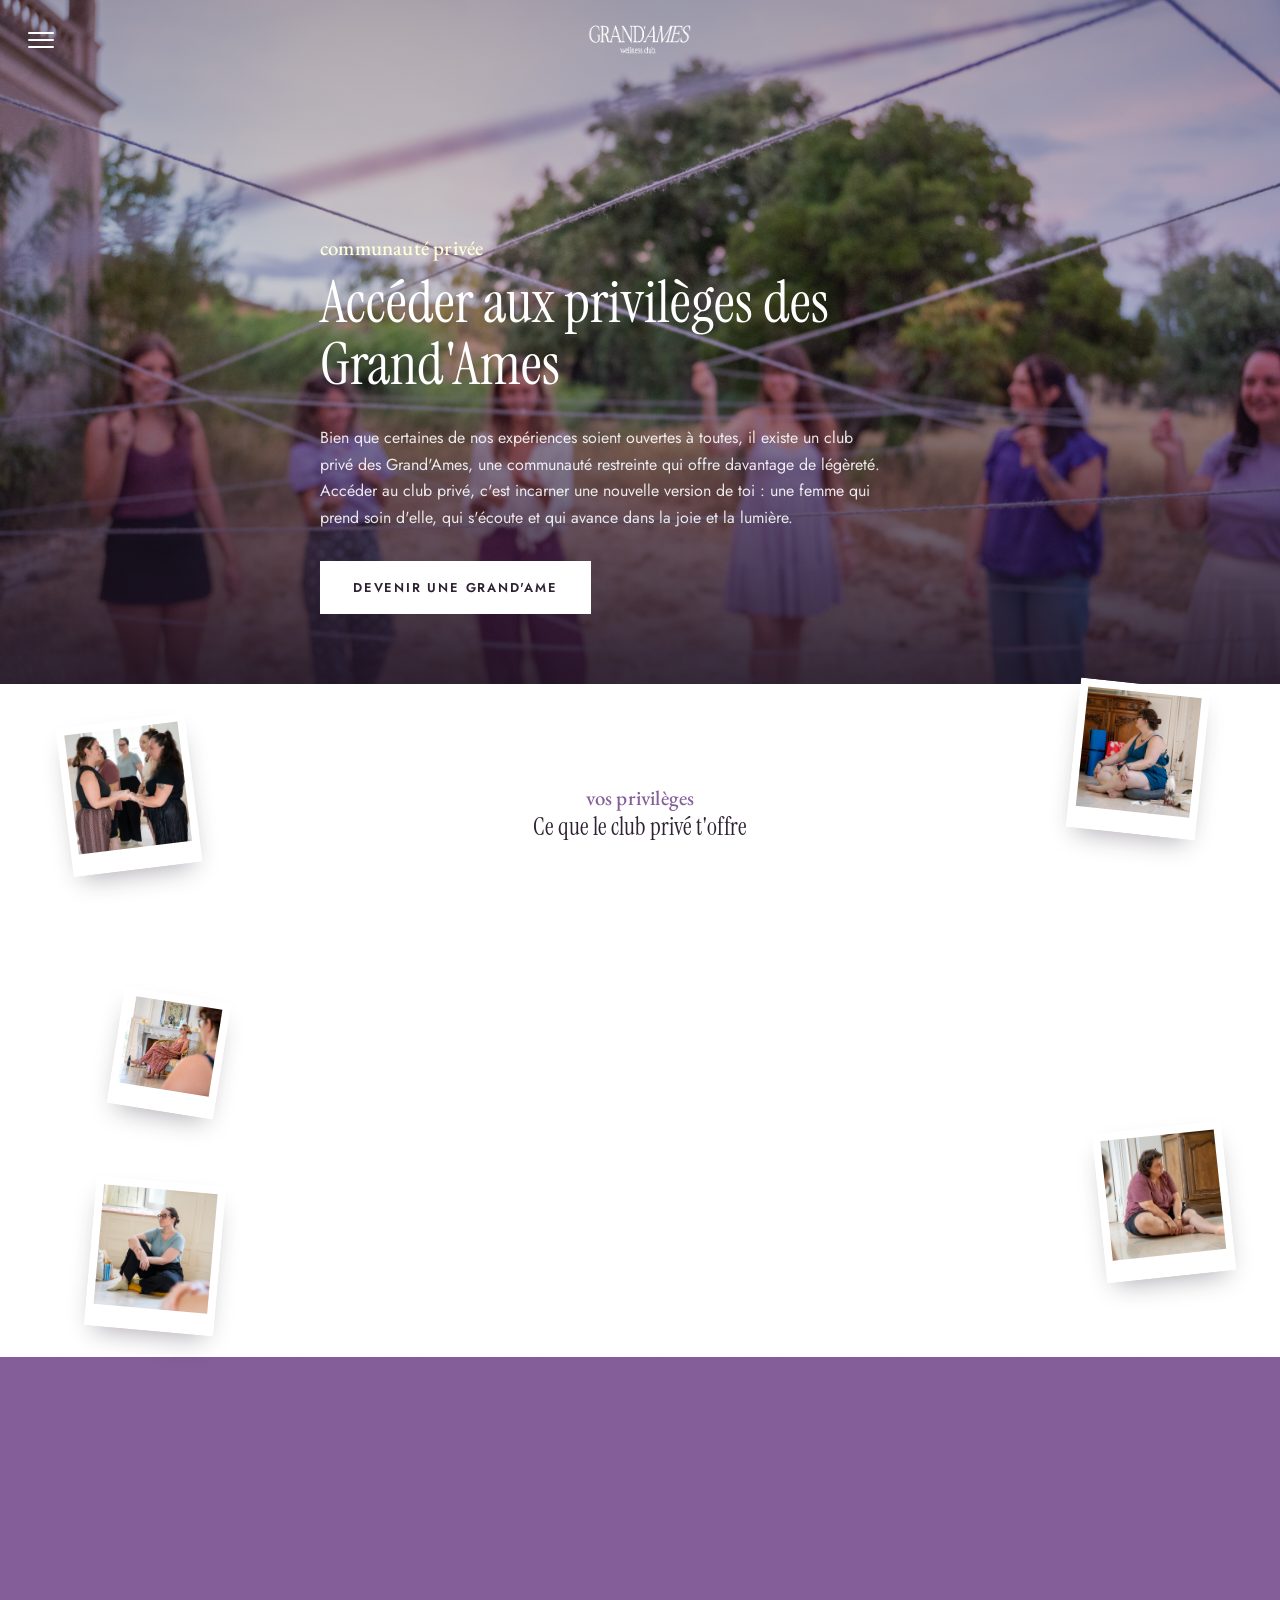
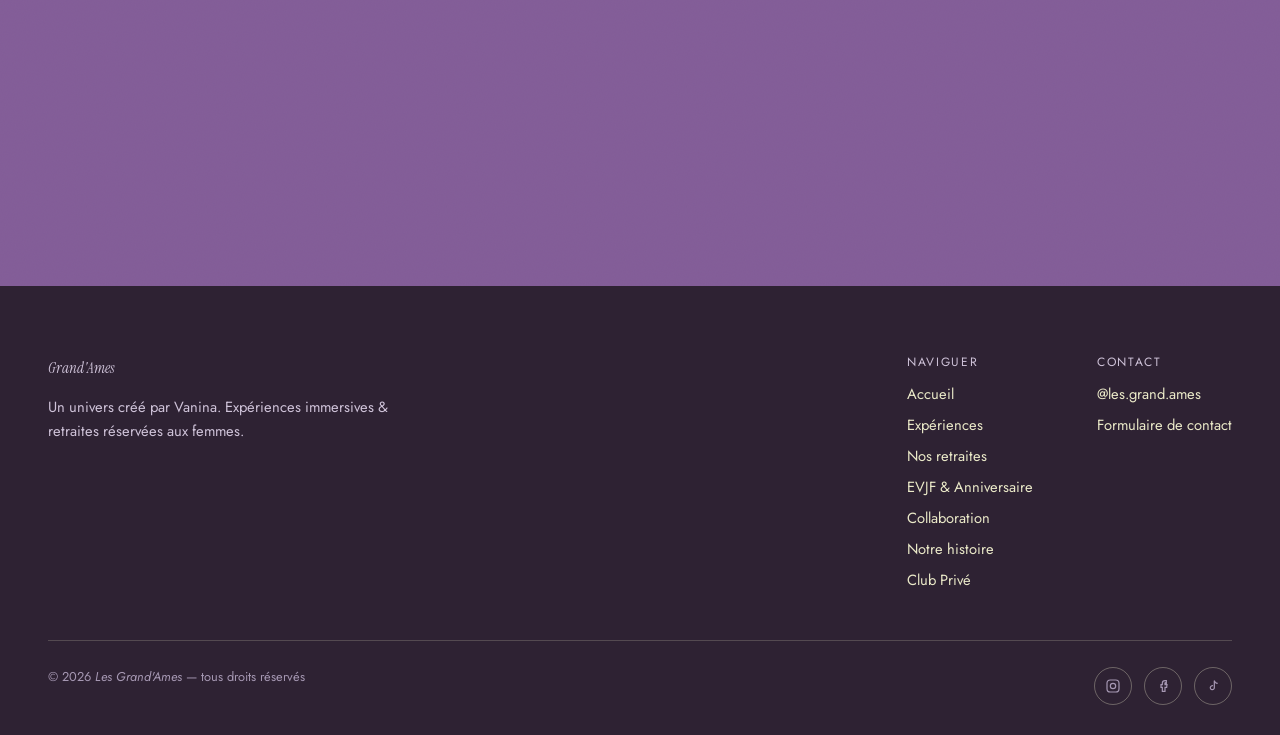
<file: club-prive.html>
<!doctype html>
<html lang="fr">
<head>
<meta charset="UTF-8">
<meta name="viewport" content="width=device-width, initial-scale=1.0">
<title>Club Privé — Les Grand'Ames</title>
<meta name="description" content="Accède aux privilèges du club privé des Grand'Ames : tarifs exclusifs, expériences réservées et une communauté de femmes bienveillantes.">
<link rel="icon" href="data:image/svg+xml,%3Csvg xmlns='http://www.w3.org/2000/svg' viewBox='0 0 100 100'%3E%3Ccircle cx='50' cy='50' r='46' fill='%23845E99'/%3E%3Ctext x='50' y='66' font-size='58' text-anchor='middle' fill='%23FFFFD9' font-family='Georgia,serif'%3EG%3C/text%3E%3C/svg%3E">
<link rel="stylesheet" href="css/style.css?v=21">
</head>
<body class="dark-hero">

<header class="site-header">
  <div class="container">
    <a href="index.html" class="brand-logo">
      <img src="assets/logo-dark.png" alt="Grand'Ames Wellness Club">
    </a>
    <nav class="main-nav">
      <button class="nav-close" aria-label="Fermer le menu">&times;</button>
      <ul>
        <li><a href="index.html">Accueil</a></li>
        <li><a href="ateliers.html">Expériences</a></li>
        <li><a href="retraites.html">Nos retraites</a></li>
        <li><a href="evjf.html">EVJF &amp; Anniversaire</a></li>
        <li><a href="partenariat.html">Collaboration</a></li>
        <li><a href="apropos.html">Notre histoire</a></li>
        <li><a href="club-prive.html" class="active">Club Privé</a></li>
      </ul>
    </nav>
    <a href="#adhesion" class="btn btn-primary btn-sm nav-cta">Devenir une Grand'Ame</a>
    <button class="burger" aria-label="Menu"><span></span><span></span><span></span></button>
  </div>
</header>

<section class="photo-hero">
  <img src="assets/hero-club-prive.jpeg" alt="La communauté du club privé des Grand'Ames" class="photo-hero-img">
  <div class="container photo-hero-copy">
    <span class="eyebrow">communauté privée</span>
    <h1>Accéder aux privilèges des Grand'Ames</h1>
    <p class="lede">Bien que certaines de nos expériences soient ouvertes à toutes, il existe un club privé des Grand'Ames, une communauté restreinte qui offre davantage de légèreté. Accéder au club privé, c'est incarner une nouvelle version de toi : une femme qui prend soin d'elle, qui s'écoute et qui avance dans la joie et la lumière.</p>
    <a href="#adhesion" class="btn btn-light">Devenir une Grand'Ame</a>
  </div>
</section>

<section class="section-pad privileges-wall">
  <img src="assets/cp1.jpeg" alt="" aria-hidden="true" class="wall-photo wp-1">
  <img src="assets/cp2.jpeg" alt="" aria-hidden="true" class="wall-photo wp-2">
  <img src="assets/cp3.jpeg" alt="" aria-hidden="true" class="wall-photo wp-3">
  <img src="assets/cp4.jpeg" alt="" aria-hidden="true" class="wall-photo wp-4">
  <img src="assets/cp5.jpeg" alt="" aria-hidden="true" class="wall-photo wp-5">
  <div class="container">
    <div class="text-center reveal" style="margin-bottom:40px;">
      <span class="eyebrow">vos privilèges</span>
      <h2 class="mt-0">Ce que le club privé t'offre</h2>
    </div>
    <div class="privilege-list">
      <div class="privilege-item reveal"><span class="privilege-index">01</span><p>Tarifs exclusifs chez nos partenaires du bien-être</p></div>
      <div class="privilege-item reveal"><span class="privilege-index">02</span><p>Expériences exclusives</p></div>
      <div class="privilege-item reveal"><span class="privilege-index">03</span><p>-10% sur toutes nos expériences publiques</p></div>
      <div class="privilege-item reveal"><span class="privilege-index">04</span><p>Sorties spontanées entre nous</p></div>
      <div class="privilege-item reveal"><span class="privilege-index">05</span><p>Groupe de discussion avec toutes les autres Grand'Ames</p></div>
    </div>
  </div>
</section>

<section id="adhesion" class="cta-band grain" style="background:var(--violet-dark);">
  <div class="container">
    <span class="tag reveal" style="background:var(--yellow);color:var(--violet-dark);margin-bottom:18px;">Adhésion</span>
    <h2 class="reveal">59€ <span style="font-size:1.15rem;font-weight:600;">/ an</span></h2>
    <p class="reveal">L'adhésion au club privé des <em>Grand'Ames</em> est valable un an et donne accès à l'ensemble des privilèges ci-dessus.</p>
    <button type="button" class="btn btn-light reveal" data-join-club>DEVENIR UNE GRAND'AME</button>
    <p class="small reveal" style="color:rgba(255,255,255,.75);margin-top:20px;max-width:480px;margin-inline:auto;">Tu préfères nous rencontrer avant de t'engager ? Rejoins le club privé directement sur place après ta première expérience, au tarif de 49€ au lieu de 59€.</p>
  </div>
</section>

<footer class="site-footer">
  <div class="container">
    <div class="footer-top">
      <div class="footer-brand">
        <p class="footer-wordmark">Grand'Ames</p>
        <p>Un univers créé par Vanina. Expériences immersives &amp; retraites réservées aux femmes.</p>
      </div>
      <div class="footer-cols">
        <div class="footer-col">
          <h4>Naviguer</h4>
          <a href="index.html">Accueil</a>
          <a href="ateliers.html">Expériences</a>
          <a href="retraites.html">Nos retraites</a>
          <a href="evjf.html">EVJF &amp; Anniversaire</a>
          <a href="partenariat.html">Collaboration</a>
          <a href="apropos.html">Notre histoire</a>
          <a href="club-prive.html">Club Privé</a>
        </div>
        <div class="footer-col">
          <h4>Contact</h4>
          <span>@les.grand.ames</span>
          <a href="partenariat.html">Formulaire de contact</a>
        </div>
      </div>
    </div>
    <div class="footer-bottom">
      <span>© 2026 <em>Les Grand'Ames</em> — tous droits réservés</span>
      <div class="footer-social">
        <a href="https://www.instagram.com/les.grand.ames/" target="_blank" rel="noopener" aria-label="Instagram"><svg viewBox="0 0 24 24" fill="none" stroke="currentColor" stroke-width="1.8"><rect x="3" y="3" width="18" height="18" rx="5"/><circle cx="12" cy="12" r="4"/></svg></a>
        <a href="https://www.facebook.com/share/1Enrd1HbA3/?mibextid=wwXIfr" target="_blank" rel="noopener" aria-label="Facebook"><svg viewBox="0 0 24 24" fill="none" stroke="currentColor" stroke-width="1.8"><path d="M15 8h2V4h-2a4 4 0 0 0-4 4v2H9v4h2v6h4v-6h2.5l.5-4H15V8a1 1 0 0 1 1-1"/></svg></a>
        <a href="https://www.tiktok.com/@les.grand.ames" target="_blank" rel="noopener" aria-label="TikTok"><svg viewBox="0 0 24 24" fill="none" stroke="currentColor" stroke-width="1.8"><path d="M14 4v10.5a3 3 0 1 1-2-2.83"/><path d="M14 4c.5 2.5 2.2 4 5 4"/></svg></a>
      </div>
    </div>
  </div>
</footer>

<script src="js/main.js?v=21"></script>
</body>
</html>
</file>
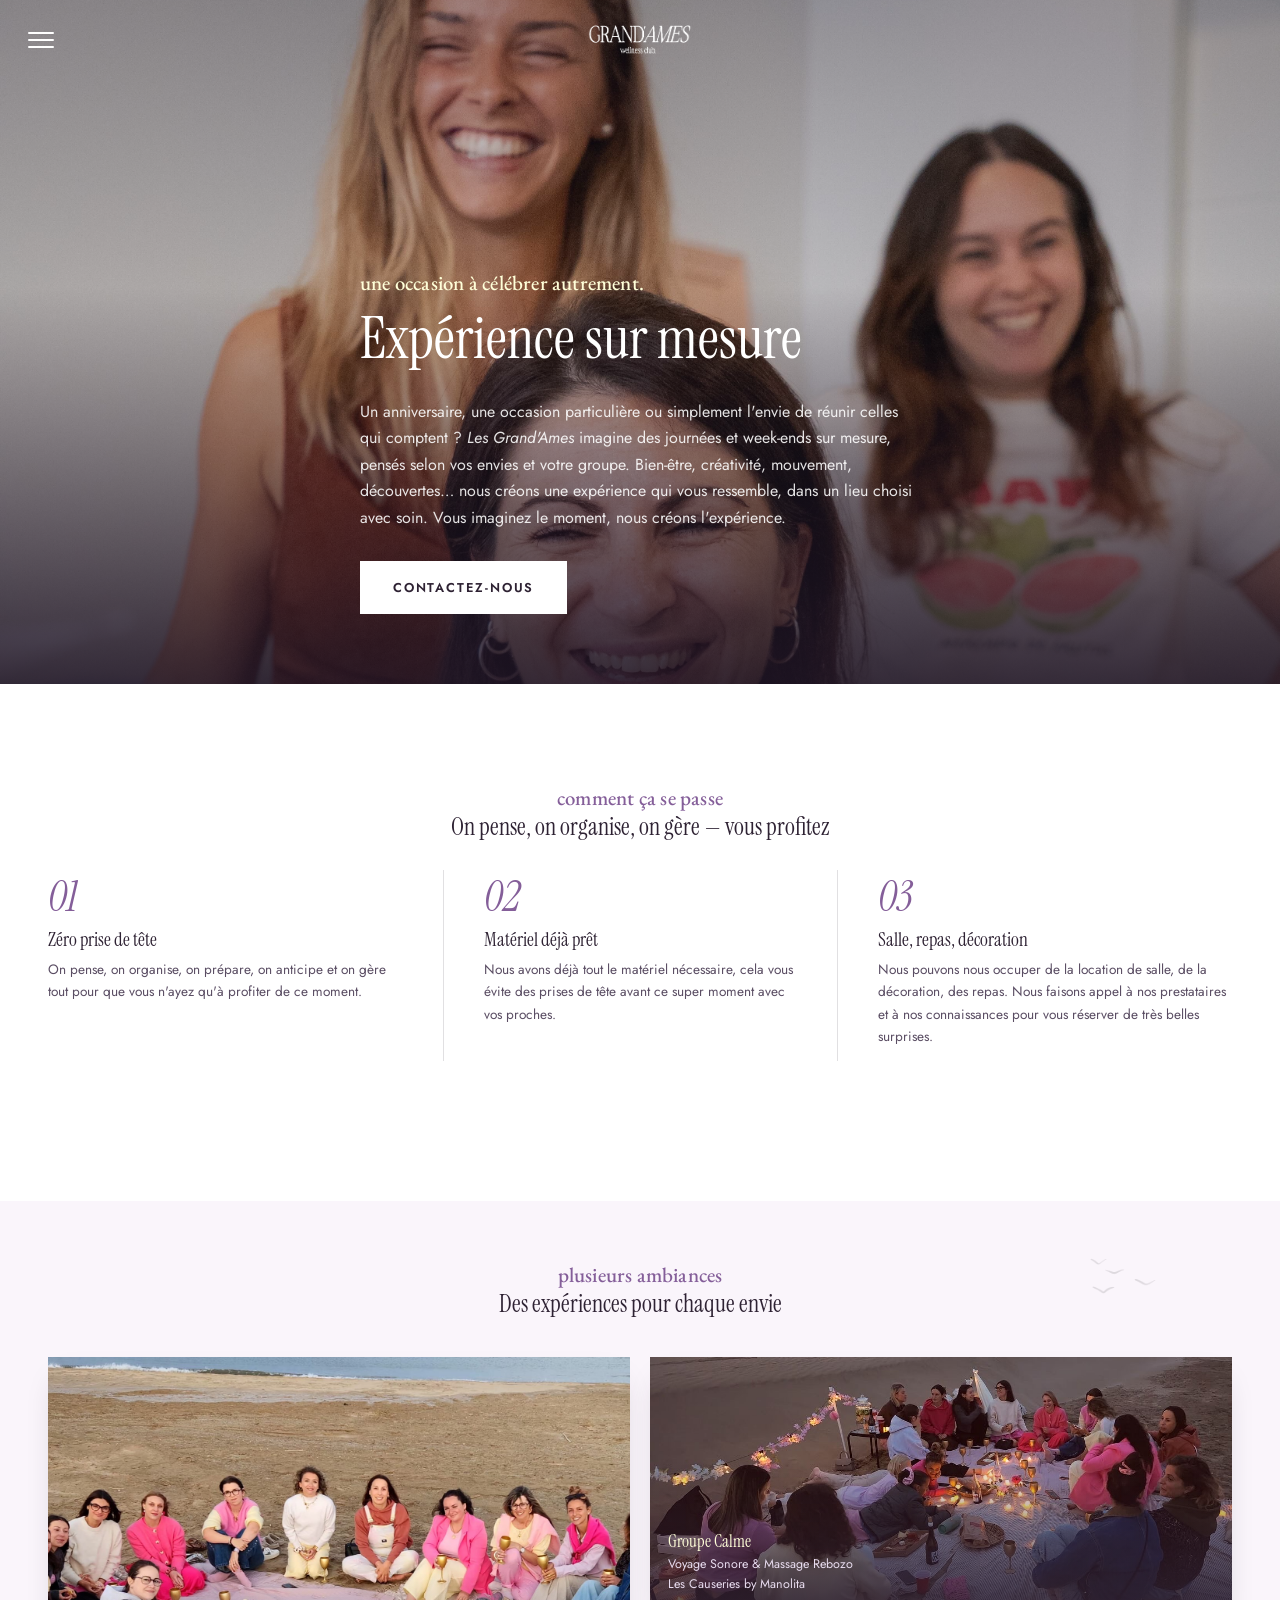
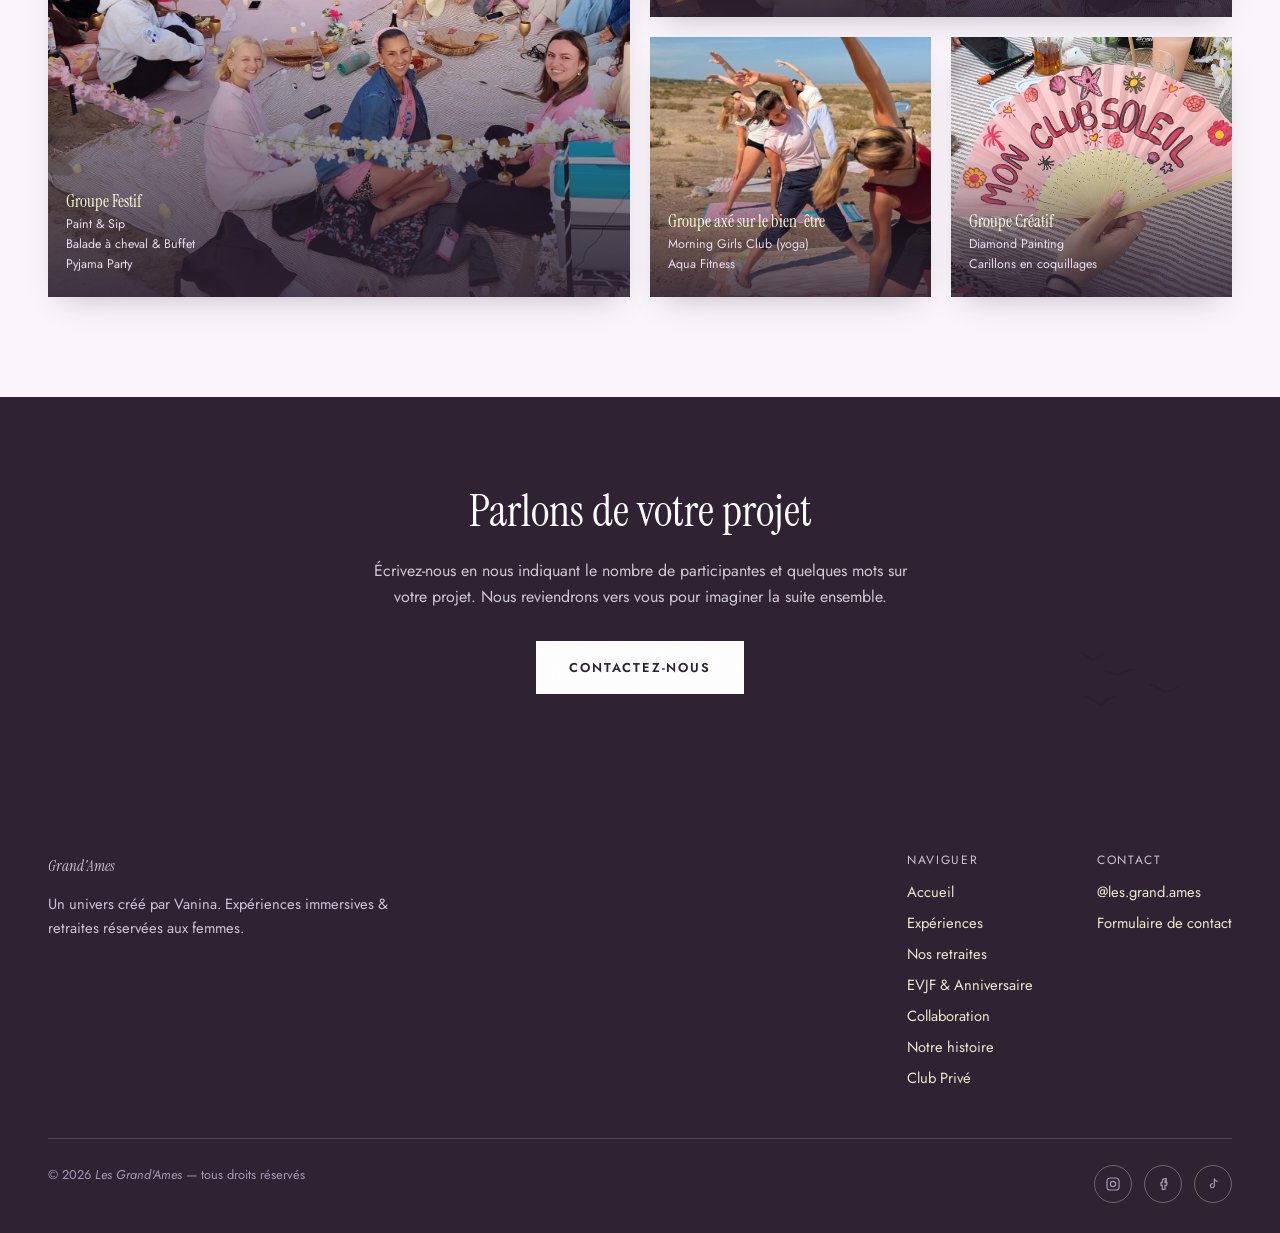
<file: evjf.html>
<!doctype html>
<html lang="fr">
<head>
<meta charset="UTF-8">
<meta name="viewport" content="width=device-width, initial-scale=1.0">
<title>Expérience sur mesure — Les Grand'Ames</title>
<meta name="description" content="Week-ends et journées sur mesure pour vos EVJF et anniversaires : expériences bien-être, créatives et immersives, organisées de A à Z par Les Grand'Ames.">
<link rel="icon" href="data:image/svg+xml,%3Csvg xmlns='http://www.w3.org/2000/svg' viewBox='0 0 100 100'%3E%3Ccircle cx='50' cy='50' r='46' fill='%23845E99'/%3E%3Ctext x='50' y='66' font-size='58' text-anchor='middle' fill='%23FFFFD9' font-family='Georgia,serif'%3EG%3C/text%3E%3C/svg%3E">
<link rel="stylesheet" href="css/style.css?v=21">
</head>
<body class="dark-hero">

<header class="site-header">
  <div class="container">
    <a href="index.html" class="brand-logo">
      <img src="assets/logo-dark.png" alt="Grand'Ames Wellness Club">
    </a>
    <nav class="main-nav">
      <button class="nav-close" aria-label="Fermer le menu">&times;</button>
      <ul>
        <li><a href="index.html">Accueil</a></li>
        <li><a href="ateliers.html">Expériences</a></li>
        <li><a href="retraites.html">Nos retraites</a></li>
        <li><a href="evjf.html" class="active">EVJF &amp; Anniversaire</a></li>
        <li><a href="partenariat.html">Collaboration</a></li>
        <li><a href="apropos.html">Notre histoire</a></li>
        <li><a href="club-prive.html">Club Privé</a></li>
      </ul>
    </nav>
    <a href="partenariat.html#contact" class="btn btn-primary btn-sm nav-cta">Contactez-nous</a>
    <button class="burger" aria-label="Menu"><span></span><span></span><span></span></button>
  </div>
</header>

<section class="photo-hero">
  <img src="assets/bibli3.jpeg" alt="Journée sur mesure entre femmes" class="photo-hero-img">
  <div class="container photo-hero-copy">
    <span class="eyebrow">une occasion à célébrer autrement.</span>
    <h1>Expérience sur mesure</h1>
    <p class="lede">Un anniversaire, une occasion particulière ou simplement l'envie de réunir celles qui comptent ? <em>Les Grand'Ames</em> imagine des journées et week-ends sur mesure, pensés selon vos envies et votre groupe. Bien-être, créativité, mouvement, découvertes… nous créons une expérience qui vous ressemble, dans un lieu choisi avec soin. Vous imaginez le moment, nous créons l'expérience.</p>
    <a href="partenariat.html#contact" class="btn btn-light">Contactez-nous</a>
  </div>
</section>

<section class="section-pad">
  <div class="container">
    <div class="text-center reveal" style="margin-bottom:20px;">
      <span class="eyebrow">comment ça se passe</span>
      <h2 class="mt-0">On pense, on organise, on gère — vous profitez</h2>
    </div>
    <div class="process-steps">
      <div class="process-step reveal">
        <div class="process-num">01</div>
        <h3>Zéro prise de tête</h3>
        <p class="small">On pense, on organise, on prépare, on anticipe et on gère tout pour que vous n'ayez qu'à profiter de ce moment.</p>
      </div>
      <div class="process-step reveal">
        <div class="process-num">02</div>
        <h3>Matériel déjà prêt</h3>
        <p class="small">Nous avons déjà tout le matériel nécessaire, cela vous évite des prises de tête avant ce super moment avec vos proches.</p>
      </div>
      <div class="process-step reveal">
        <div class="process-num">03</div>
        <h3>Salle, repas, décoration</h3>
        <p class="small">Nous pouvons nous occuper de la location de salle, de la décoration, des repas. Nous faisons appel à nos prestataires et à nos connaissances pour vous réserver de très belles surprises.</p>
      </div>
    </div>
  </div>
</section>

<section class="section-pad decor" style="padding-top:60px;background:#FAF5FB;">
  <img src="assets/mouette.png" class="doodle" style="width:110px;top:20px;right:8%;" alt="" aria-hidden="true">
  <div class="container">
    <div class="text-center reveal" style="margin-bottom:40px;">
      <span class="eyebrow">plusieurs ambiances</span>
      <h2 class="mt-0">Des expériences pour chaque envie</h2>
    </div>
    <div class="evjf-bento">
      <div class="group-card reveal bento-a">
        <img src="assets/bibli2.jpeg" alt="Groupe festif">
        <div class="g-label">
          <h4>Groupe Festif</h4>
          <ul><li>Paint &amp; Sip</li><li>Balade à cheval &amp; Buffet</li><li>Pyjama Party</li></ul>
        </div>
      </div>
      <div class="group-card reveal bento-b">
        <img src="assets/bibli1.jpeg" alt="Groupe calme">
        <div class="g-label">
          <h4>Groupe Calme</h4>
          <ul><li>Voyage Sonore &amp; Massage Rebozo</li><li>Les Causeries by Manolita</li></ul>
        </div>
      </div>
      <div class="group-card reveal bento-c">
        <img src="assets/bibli4.jpeg" alt="Groupe bien-être">
        <div class="g-label">
          <h4>Groupe axé sur le bien-être</h4>
          <ul><li>Morning Girls Club (yoga)</li><li>Aqua Fitness</li></ul>
        </div>
      </div>
      <div class="group-card reveal bento-d">
        <img src="assets/image00001.jpeg" alt="Groupe créatif">
        <div class="g-label">
          <h4>Groupe Créatif</h4>
          <ul><li>Diamond Painting</li><li>Carillons en coquillages</li></ul>
        </div>
      </div>
    </div>
  </div>
</section>

<section class="cta-band grain decor">
  <img src="assets/mouette.png" class="doodle on-dark" style="width:170px;bottom:20px;right:5%;" alt="" aria-hidden="true">
  <div class="container">
    <h2 class="reveal">Parlons de votre projet</h2>
    <p class="reveal">Écrivez-nous en nous indiquant le nombre de participantes et quelques mots sur votre projet. Nous reviendrons vers vous pour imaginer la suite ensemble.</p>
    <a href="partenariat.html#contact" class="btn btn-light reveal">Contactez-nous</a>
  </div>
</section>

<footer class="site-footer">
  <div class="container">
    <div class="footer-top">
      <div class="footer-brand">
        <p class="footer-wordmark">Grand'Ames</p>
        <p>Un univers créé par Vanina. Expériences immersives &amp; retraites réservées aux femmes.</p>
      </div>
      <div class="footer-cols">
        <div class="footer-col">
          <h4>Naviguer</h4>
          <a href="index.html">Accueil</a>
          <a href="ateliers.html">Expériences</a>
          <a href="retraites.html">Nos retraites</a>
          <a href="evjf.html">EVJF &amp; Anniversaire</a>
          <a href="partenariat.html">Collaboration</a>
          <a href="apropos.html">Notre histoire</a>
          <a href="club-prive.html">Club Privé</a>
        </div>
        <div class="footer-col">
          <h4>Contact</h4>
          <span>@les.grand.ames</span>
          <a href="partenariat.html">Formulaire de contact</a>
        </div>
      </div>
    </div>
    <div class="footer-bottom">
      <span>© 2026 <em>Les Grand'Ames</em> — tous droits réservés</span>
      <div class="footer-social">
        <a href="https://www.instagram.com/les.grand.ames/" target="_blank" rel="noopener" aria-label="Instagram"><svg viewBox="0 0 24 24" fill="none" stroke="currentColor" stroke-width="1.8"><rect x="3" y="3" width="18" height="18" rx="5"/><circle cx="12" cy="12" r="4"/></svg></a>
        <a href="https://www.facebook.com/share/1Enrd1HbA3/?mibextid=wwXIfr" target="_blank" rel="noopener" aria-label="Facebook"><svg viewBox="0 0 24 24" fill="none" stroke="currentColor" stroke-width="1.8"><path d="M15 8h2V4h-2a4 4 0 0 0-4 4v2H9v4h2v6h4v-6h2.5l.5-4H15V8a1 1 0 0 1 1-1"/></svg></a>
        <a href="https://www.tiktok.com/@les.grand.ames" target="_blank" rel="noopener" aria-label="TikTok"><svg viewBox="0 0 24 24" fill="none" stroke="currentColor" stroke-width="1.8"><path d="M14 4v10.5a3 3 0 1 1-2-2.83"/><path d="M14 4c.5 2.5 2.2 4 5 4"/></svg></a>
      </div>
    </div>
  </div>
</footer>

<script src="js/main.js?v=21"></script>
</body>
</html>
</file>
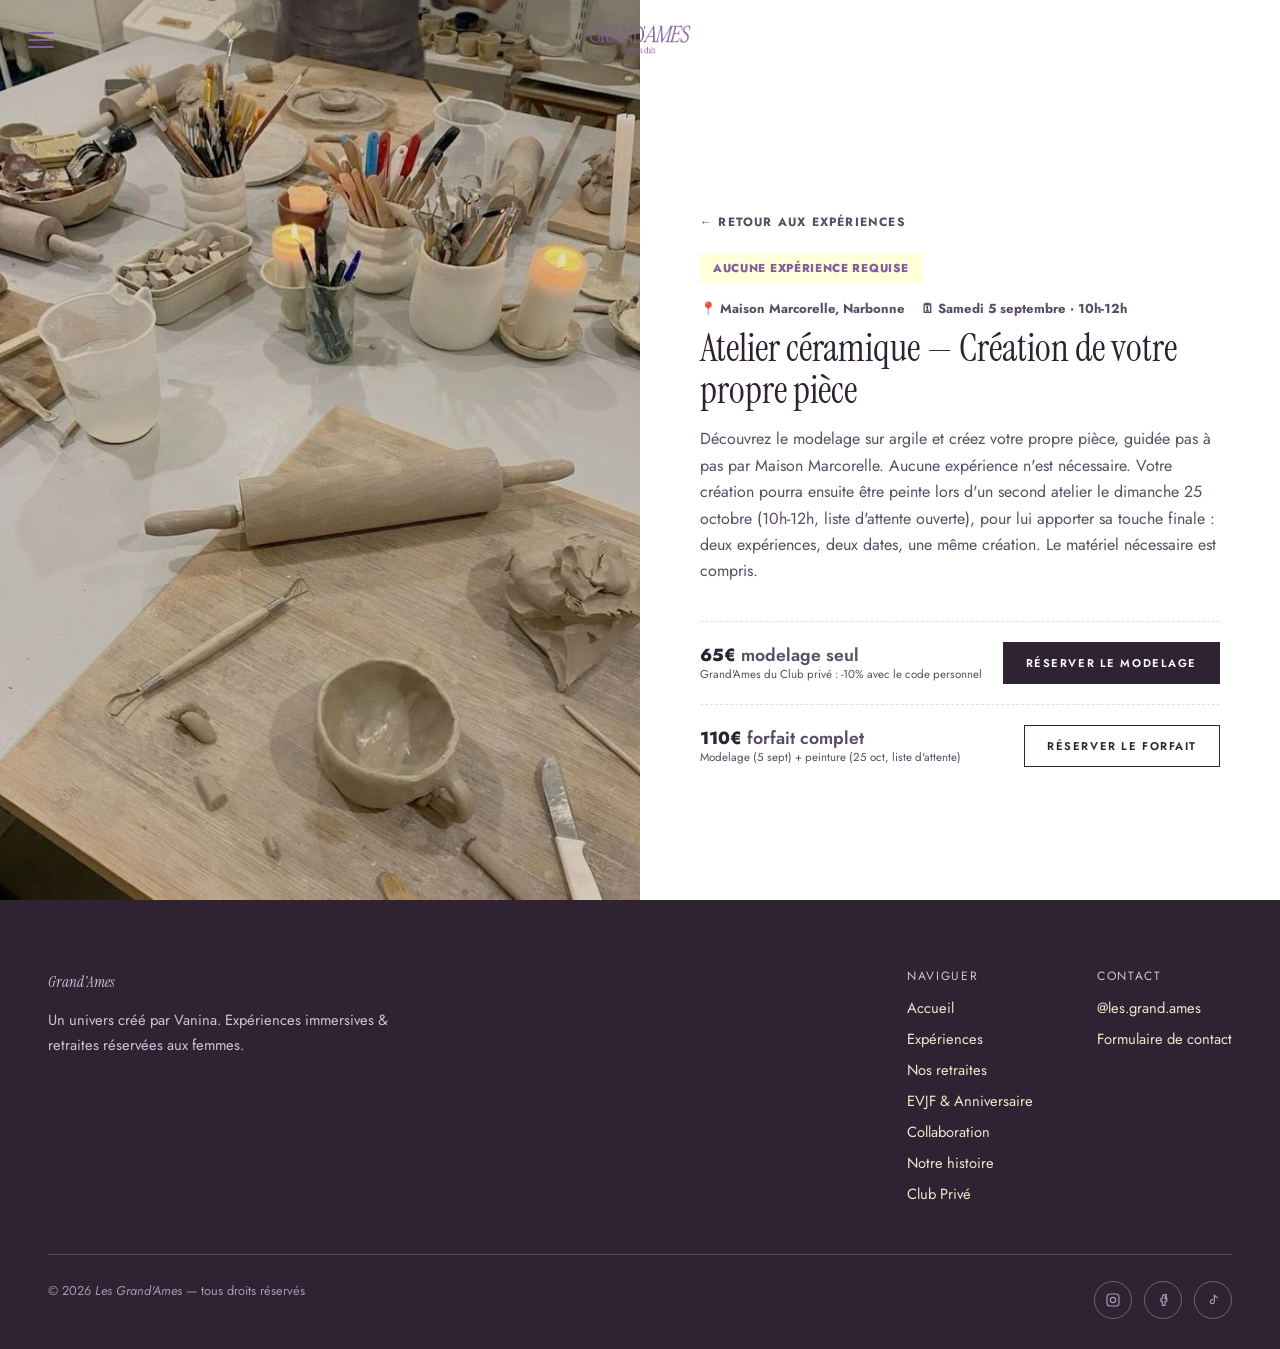
<file: experience-ceramique.html>
<!doctype html>
<html lang="fr">
<head>
<meta charset="UTF-8">
<meta name="viewport" content="width=device-width, initial-scale=1.0">
<title>Atelier céramique — Les Grand'Ames</title>
<meta name="description" content="Modelage sur argile et forfait peinture, un atelier céramique guidé pas à pas par Maison Marcorelle à Narbonne.">
<link rel="icon" href="data:image/svg+xml,%3Csvg xmlns='http://www.w3.org/2000/svg' viewBox='0 0 100 100'%3E%3Ccircle cx='50' cy='50' r='46' fill='%23845E99'/%3E%3Ctext x='50' y='66' font-size='58' text-anchor='middle' fill='%23FFFFD9' font-family='Georgia,serif'%3EG%3C/text%3E%3C/svg%3E">
<link rel="stylesheet" href="css/style.css?v=21">
</head>
<body>

<header class="site-header">
  <div class="container">
    <a href="index.html" class="brand-logo">
      <img src="assets/logo-dark.png" alt="Grand'Ames Wellness Club">
    </a>
    <nav class="main-nav">
      <button class="nav-close" aria-label="Fermer le menu">&times;</button>
      <ul>
        <li><a href="index.html">Accueil</a></li>
        <li><a href="ateliers.html">Expériences</a></li>
        <li><a href="retraites.html">Nos retraites</a></li>
        <li><a href="evjf.html">EVJF &amp; Anniversaire</a></li>
        <li><a href="partenariat.html">Collaboration</a></li>
        <li><a href="apropos.html">Notre histoire</a></li>
        <li><a href="club-prive.html">Club Privé</a></li>
      </ul>
    </nav>
    <a href="ateliers.html" class="btn btn-primary btn-sm nav-cta">Voir le planning</a>
    <button class="burger" aria-label="Menu"><span></span><span></span><span></span></button>
  </div>
</header>

<section class="experience-page">
  <div class="experience-media">
    <img src="assets/ceramique.jpg" alt="Atelier céramique — modelage sur argile">
  </div>
  <div class="experience-info">
    <a href="ateliers.html" class="experience-back">← Retour aux expériences</a>
    <span class="atelier-badge">Aucune expérience requise</span>
    <div class="atelier-meta"><span>📍 Maison Marcorelle, Narbonne</span><span>🗓 Samedi 5 septembre · 10h-12h</span></div>
    <h1>Atelier céramique — Création de votre propre pièce</h1>
    <p>Découvrez le modelage sur argile et créez votre propre pièce, guidée pas à pas par Maison Marcorelle. Aucune expérience n'est nécessaire. Votre création pourra ensuite être peinte lors d'un second atelier le dimanche 25 octobre (10h-12h, liste d'attente ouverte), pour lui apporter sa touche finale : deux expériences, deux dates, une même création. Le matériel nécessaire est compris.</p>
    <div class="atelier-foot">
      <div class="price-block">
        <div class="price">65€ <span style="font-weight:600;color:var(--ink-soft);">modelage seul</span></div>
        <div class="acompte">Grand'Ames du Club privé : -10% avec le code personnel</div>
      </div>
      <button class="btn btn-primary btn-sm" data-book="Atelier céramique — Modelage sur argile" data-date="Samedi 5 septembre · 10h-12h · Maison Marcorelle, Narbonne" data-price="65€">Réserver le modelage</button>
    </div>
    <div class="atelier-foot">
      <div class="price-block">
        <div class="price">110€ <span style="font-weight:600;color:var(--ink-soft);">forfait complet</span></div>
        <div class="acompte">Modelage (5 sept) + peinture (25 oct, liste d'attente)</div>
      </div>
      <button class="btn btn-outline btn-sm" data-book="Atelier céramique — Forfait modelage + peinture" data-date="Samedi 5 septembre &amp; dimanche 25 octobre · 10h-12h · Maison Marcorelle, Narbonne" data-price="110€">Réserver le forfait</button>
    </div>
  </div>
</section>

<footer class="site-footer">
  <div class="container">
    <div class="footer-top">
      <div class="footer-brand">
        <p class="footer-wordmark">Grand'Ames</p>
        <p>Un univers créé par Vanina. Expériences immersives &amp; retraites réservées aux femmes.</p>
      </div>
      <div class="footer-cols">
        <div class="footer-col">
          <h4>Naviguer</h4>
          <a href="index.html">Accueil</a>
          <a href="ateliers.html">Expériences</a>
          <a href="retraites.html">Nos retraites</a>
          <a href="evjf.html">EVJF &amp; Anniversaire</a>
          <a href="partenariat.html">Collaboration</a>
          <a href="apropos.html">Notre histoire</a>
          <a href="club-prive.html">Club Privé</a>
        </div>
        <div class="footer-col">
          <h4>Contact</h4>
          <span>@les.grand.ames</span>
          <a href="partenariat.html">Formulaire de contact</a>
        </div>
      </div>
    </div>
    <div class="footer-bottom">
      <span>© 2026 <em>Les Grand'Ames</em> — tous droits réservés</span>
      <div class="footer-social">
        <a href="https://www.instagram.com/les.grand.ames/" target="_blank" rel="noopener" aria-label="Instagram"><svg viewBox="0 0 24 24" fill="none" stroke="currentColor" stroke-width="1.8"><rect x="3" y="3" width="18" height="18" rx="5"/><circle cx="12" cy="12" r="4"/></svg></a>
        <a href="https://www.facebook.com/share/1Enrd1HbA3/?mibextid=wwXIfr" target="_blank" rel="noopener" aria-label="Facebook"><svg viewBox="0 0 24 24" fill="none" stroke="currentColor" stroke-width="1.8"><path d="M15 8h2V4h-2a4 4 0 0 0-4 4v2H9v4h2v6h4v-6h2.5l.5-4H15V8a1 1 0 0 1 1-1"/></svg></a>
        <a href="https://www.tiktok.com/@les.grand.ames" target="_blank" rel="noopener" aria-label="TikTok"><svg viewBox="0 0 24 24" fill="none" stroke="currentColor" stroke-width="1.8"><path d="M14 4v10.5a3 3 0 1 1-2-2.83"/><path d="M14 4c.5 2.5 2.2 4 5 4"/></svg></a>
      </div>
    </div>
  </div>
</footer>

<div class="modal-overlay">
  <div class="modal">
    <button class="modal-close" aria-label="Fermer">×</button>
    <h3 data-modal-title>Expérience</h3>
    <p class="modal-sub" data-modal-sub></p>
    <form>
      <div class="field-row">
        <div class="field"><label for="m-lastname">Nom</label><input id="m-lastname" type="text" required></div>
        <div class="field"><label for="m-firstname">Prénom</label><input id="m-firstname" type="text" required></div>
      </div>
      <div class="field"><label for="m-instagram">Pseudo Instagram</label><input id="m-instagram" type="text" placeholder="@..." required></div>
      <div class="field"><label for="m-email">E-mail</label><input id="m-email" type="email" required></div>
      <div class="field"><label for="m-phone">Téléphone</label><input id="m-phone" type="tel" required></div>
      <button type="submit" class="btn btn-primary" style="width:100%;">Confirmer &amp; payer</button>
      <p class="modal-note" data-modal-price></p>
      <p class="modal-note">Le montant total, frais de transaction du prestataire de paiement inclus, sera affiché clairement avant validation du paiement.</p>
    </form>
  </div>
</div>

<script src="js/main.js?v=21"></script>
</body>
</html>
</file>
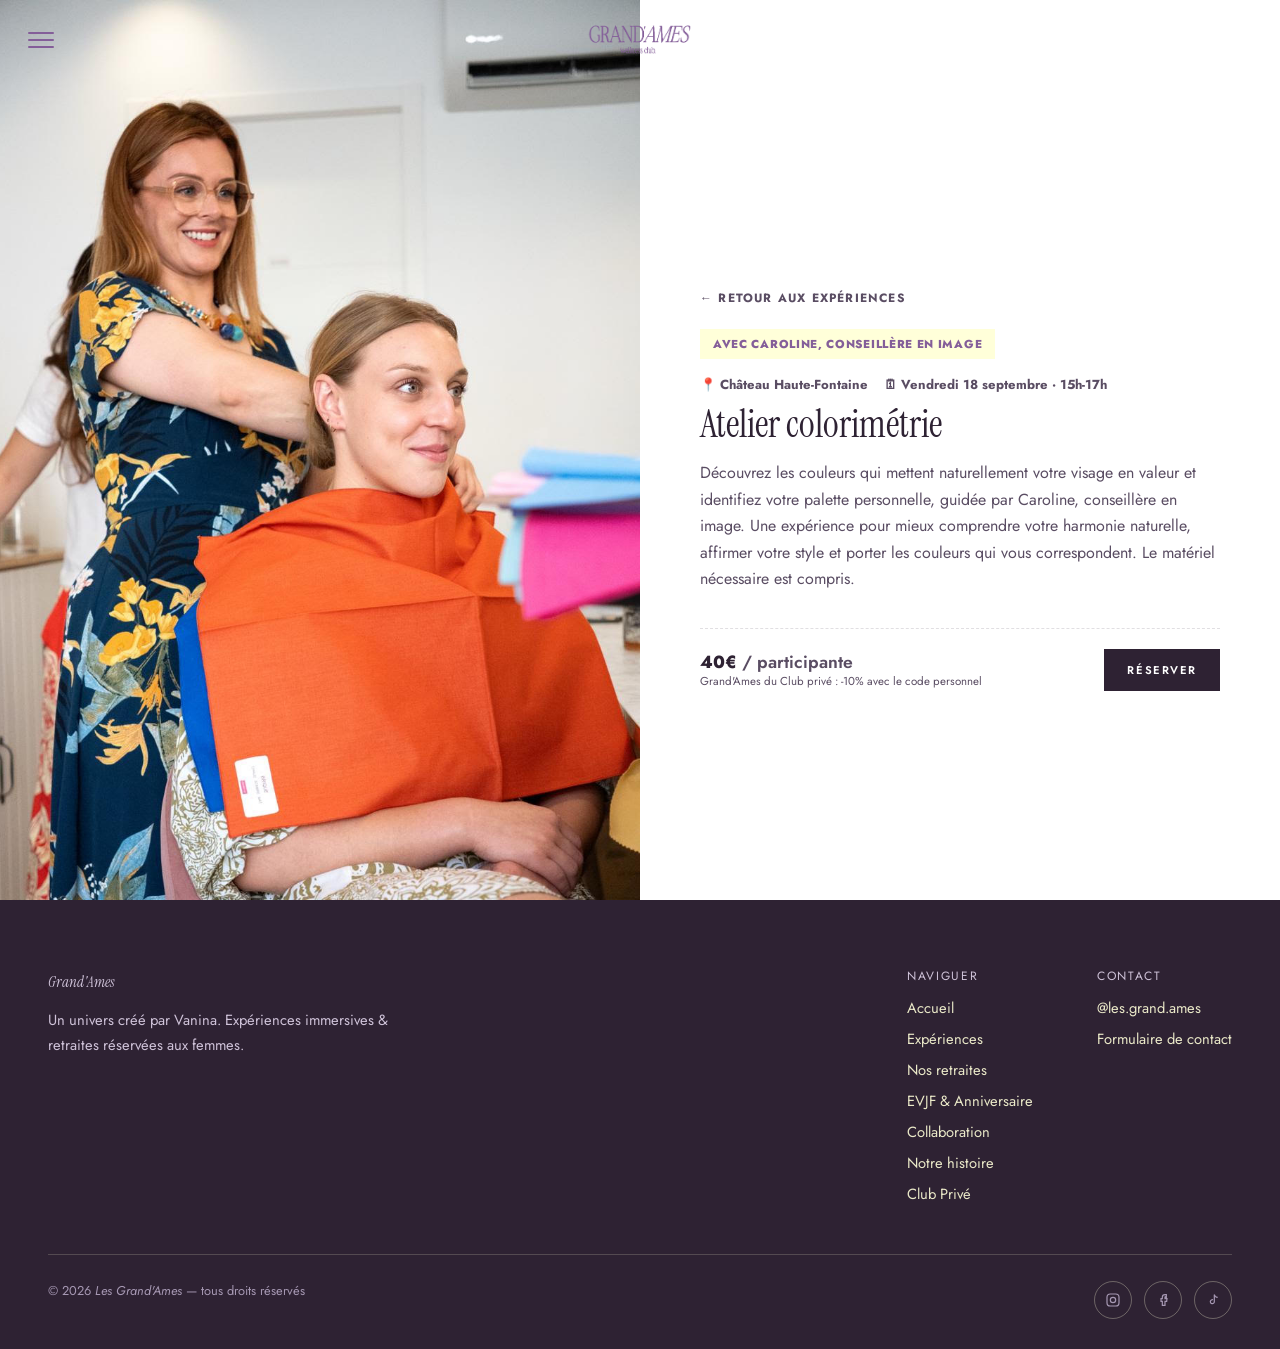
<file: experience-colorimetrie.html>
<!doctype html>
<html lang="fr">
<head>
<meta charset="UTF-8">
<meta name="viewport" content="width=device-width, initial-scale=1.0">
<title>Atelier colorimétrie — Les Grand'Ames</title>
<meta name="description" content="Identifiez votre palette de couleurs avec Caroline, conseillère en image, au Château Haute-Fontaine.">
<link rel="icon" href="data:image/svg+xml,%3Csvg xmlns='http://www.w3.org/2000/svg' viewBox='0 0 100 100'%3E%3Ccircle cx='50' cy='50' r='46' fill='%23845E99'/%3E%3Ctext x='50' y='66' font-size='58' text-anchor='middle' fill='%23FFFFD9' font-family='Georgia,serif'%3EG%3C/text%3E%3C/svg%3E">
<link rel="stylesheet" href="css/style.css?v=21">
</head>
<body>

<header class="site-header">
  <div class="container">
    <a href="index.html" class="brand-logo">
      <img src="assets/logo-dark.png" alt="Grand'Ames Wellness Club">
    </a>
    <nav class="main-nav">
      <button class="nav-close" aria-label="Fermer le menu">&times;</button>
      <ul>
        <li><a href="index.html">Accueil</a></li>
        <li><a href="ateliers.html">Expériences</a></li>
        <li><a href="retraites.html">Nos retraites</a></li>
        <li><a href="evjf.html">EVJF &amp; Anniversaire</a></li>
        <li><a href="partenariat.html">Collaboration</a></li>
        <li><a href="apropos.html">Notre histoire</a></li>
        <li><a href="club-prive.html">Club Privé</a></li>
      </ul>
    </nav>
    <a href="ateliers.html" class="btn btn-primary btn-sm nav-cta">Voir le planning</a>
    <button class="burger" aria-label="Menu"><span></span><span></span><span></span></button>
  </div>
</header>

<section class="experience-page">
  <div class="experience-media">
    <img src="assets/colorimetrie.jpg" alt="Atelier colorimétrie">
  </div>
  <div class="experience-info">
    <a href="ateliers.html" class="experience-back">← Retour aux expériences</a>
    <span class="atelier-badge">Avec Caroline, conseillère en image</span>
    <div class="atelier-meta"><span>📍 Château Haute-Fontaine</span><span>🗓 Vendredi 18 septembre · 15h-17h</span></div>
    <h1>Atelier colorimétrie</h1>
    <p>Découvrez les couleurs qui mettent naturellement votre visage en valeur et identifiez votre palette personnelle, guidée par Caroline, conseillère en image. Une expérience pour mieux comprendre votre harmonie naturelle, affirmer votre style et porter les couleurs qui vous correspondent. Le matériel nécessaire est compris.</p>
    <div class="atelier-foot">
      <div class="price-block">
        <div class="price">40€ <span style="font-weight:600;color:var(--ink-soft);">/ participante</span></div>
        <div class="acompte">Grand'Ames du Club privé : -10% avec le code personnel</div>
      </div>
      <button class="btn btn-primary btn-sm" data-book="Atelier colorimétrie" data-date="Vendredi 18 septembre · 15h-17h · Château Haute-Fontaine" data-price="40€">Réserver</button>
    </div>
  </div>
</section>

<footer class="site-footer">
  <div class="container">
    <div class="footer-top">
      <div class="footer-brand">
        <p class="footer-wordmark">Grand'Ames</p>
        <p>Un univers créé par Vanina. Expériences immersives &amp; retraites réservées aux femmes.</p>
      </div>
      <div class="footer-cols">
        <div class="footer-col">
          <h4>Naviguer</h4>
          <a href="index.html">Accueil</a>
          <a href="ateliers.html">Expériences</a>
          <a href="retraites.html">Nos retraites</a>
          <a href="evjf.html">EVJF &amp; Anniversaire</a>
          <a href="partenariat.html">Collaboration</a>
          <a href="apropos.html">Notre histoire</a>
          <a href="club-prive.html">Club Privé</a>
        </div>
        <div class="footer-col">
          <h4>Contact</h4>
          <span>@les.grand.ames</span>
          <a href="partenariat.html">Formulaire de contact</a>
        </div>
      </div>
    </div>
    <div class="footer-bottom">
      <span>© 2026 <em>Les Grand'Ames</em> — tous droits réservés</span>
      <div class="footer-social">
        <a href="https://www.instagram.com/les.grand.ames/" target="_blank" rel="noopener" aria-label="Instagram"><svg viewBox="0 0 24 24" fill="none" stroke="currentColor" stroke-width="1.8"><rect x="3" y="3" width="18" height="18" rx="5"/><circle cx="12" cy="12" r="4"/></svg></a>
        <a href="https://www.facebook.com/share/1Enrd1HbA3/?mibextid=wwXIfr" target="_blank" rel="noopener" aria-label="Facebook"><svg viewBox="0 0 24 24" fill="none" stroke="currentColor" stroke-width="1.8"><path d="M15 8h2V4h-2a4 4 0 0 0-4 4v2H9v4h2v6h4v-6h2.5l.5-4H15V8a1 1 0 0 1 1-1"/></svg></a>
        <a href="https://www.tiktok.com/@les.grand.ames" target="_blank" rel="noopener" aria-label="TikTok"><svg viewBox="0 0 24 24" fill="none" stroke="currentColor" stroke-width="1.8"><path d="M14 4v10.5a3 3 0 1 1-2-2.83"/><path d="M14 4c.5 2.5 2.2 4 5 4"/></svg></a>
      </div>
    </div>
  </div>
</footer>

<div class="modal-overlay">
  <div class="modal">
    <button class="modal-close" aria-label="Fermer">×</button>
    <h3 data-modal-title>Expérience</h3>
    <p class="modal-sub" data-modal-sub></p>
    <form>
      <div class="field-row">
        <div class="field"><label for="m-lastname">Nom</label><input id="m-lastname" type="text" required></div>
        <div class="field"><label for="m-firstname">Prénom</label><input id="m-firstname" type="text" required></div>
      </div>
      <div class="field"><label for="m-instagram">Pseudo Instagram</label><input id="m-instagram" type="text" placeholder="@..." required></div>
      <div class="field"><label for="m-email">E-mail</label><input id="m-email" type="email" required></div>
      <div class="field"><label for="m-phone">Téléphone</label><input id="m-phone" type="tel" required></div>
      <button type="submit" class="btn btn-primary" style="width:100%;">Confirmer &amp; payer</button>
      <p class="modal-note" data-modal-price></p>
      <p class="modal-note">Le montant total, frais de transaction du prestataire de paiement inclus, sera affiché clairement avant validation du paiement.</p>
    </form>
  </div>
</div>

<script src="js/main.js?v=21"></script>
</body>
</html>
</file>
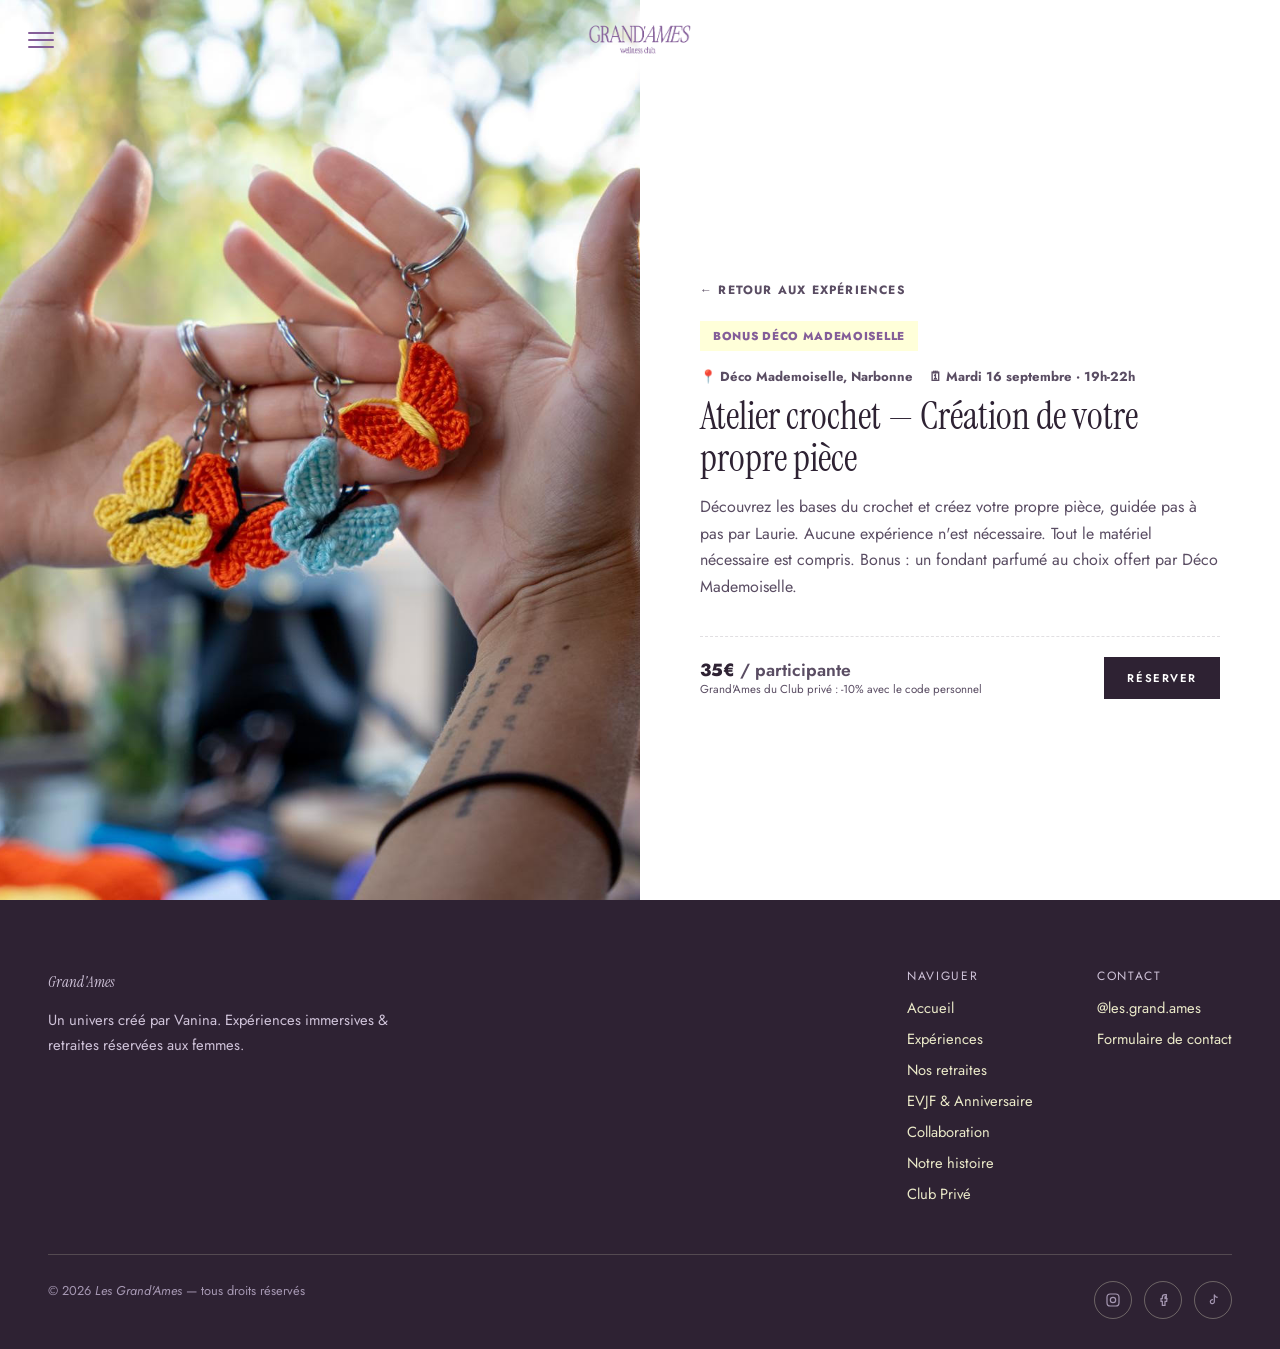
<file: experience-crochet.html>
<!doctype html>
<html lang="fr">
<head>
<meta charset="UTF-8">
<meta name="viewport" content="width=device-width, initial-scale=1.0">
<title>Atelier crochet — Les Grand'Ames</title>
<meta name="description" content="Découvrez les bases du crochet et créez votre propre pièce, guidée par Laurie, à la boutique Déco Mademoiselle à Narbonne.">
<link rel="icon" href="data:image/svg+xml,%3Csvg xmlns='http://www.w3.org/2000/svg' viewBox='0 0 100 100'%3E%3Ccircle cx='50' cy='50' r='46' fill='%23845E99'/%3E%3Ctext x='50' y='66' font-size='58' text-anchor='middle' fill='%23FFFFD9' font-family='Georgia,serif'%3EG%3C/text%3E%3C/svg%3E">
<link rel="stylesheet" href="css/style.css?v=21">
</head>
<body>

<header class="site-header">
  <div class="container">
    <a href="index.html" class="brand-logo">
      <img src="assets/logo-dark.png" alt="Grand'Ames Wellness Club">
    </a>
    <nav class="main-nav">
      <button class="nav-close" aria-label="Fermer le menu">&times;</button>
      <ul>
        <li><a href="index.html">Accueil</a></li>
        <li><a href="ateliers.html">Expériences</a></li>
        <li><a href="retraites.html">Nos retraites</a></li>
        <li><a href="evjf.html">EVJF &amp; Anniversaire</a></li>
        <li><a href="partenariat.html">Collaboration</a></li>
        <li><a href="apropos.html">Notre histoire</a></li>
        <li><a href="club-prive.html">Club Privé</a></li>
      </ul>
    </nav>
    <a href="ateliers.html" class="btn btn-primary btn-sm nav-cta">Voir le planning</a>
    <button class="burger" aria-label="Menu"><span></span><span></span><span></span></button>
  </div>
</header>

<section class="experience-page">
  <div class="experience-media">
    <img src="assets/crochet.jpg" alt="Atelier crochet">
  </div>
  <div class="experience-info">
    <a href="ateliers.html" class="experience-back">← Retour aux expériences</a>
    <span class="atelier-badge">Bonus Déco Mademoiselle</span>
    <div class="atelier-meta"><span>📍 Déco Mademoiselle, Narbonne</span><span>🗓 Mardi 16 septembre · 19h-22h</span></div>
    <h1>Atelier crochet — Création de votre propre pièce</h1>
    <p>Découvrez les bases du crochet et créez votre propre pièce, guidée pas à pas par Laurie. Aucune expérience n'est nécessaire. Tout le matériel nécessaire est compris. Bonus : un fondant parfumé au choix offert par Déco Mademoiselle.</p>
    <div class="atelier-foot">
      <div class="price-block">
        <div class="price">35€ <span style="font-weight:600;color:var(--ink-soft);">/ participante</span></div>
        <div class="acompte">Grand'Ames du Club privé : -10% avec le code personnel</div>
      </div>
      <button class="btn btn-primary btn-sm" data-book="Atelier crochet" data-date="Mardi 16 septembre · 19h-22h · Déco Mademoiselle, Narbonne" data-price="35€">Réserver</button>
    </div>
  </div>
</section>

<footer class="site-footer">
  <div class="container">
    <div class="footer-top">
      <div class="footer-brand">
        <p class="footer-wordmark">Grand'Ames</p>
        <p>Un univers créé par Vanina. Expériences immersives &amp; retraites réservées aux femmes.</p>
      </div>
      <div class="footer-cols">
        <div class="footer-col">
          <h4>Naviguer</h4>
          <a href="index.html">Accueil</a>
          <a href="ateliers.html">Expériences</a>
          <a href="retraites.html">Nos retraites</a>
          <a href="evjf.html">EVJF &amp; Anniversaire</a>
          <a href="partenariat.html">Collaboration</a>
          <a href="apropos.html">Notre histoire</a>
          <a href="club-prive.html">Club Privé</a>
        </div>
        <div class="footer-col">
          <h4>Contact</h4>
          <span>@les.grand.ames</span>
          <a href="partenariat.html">Formulaire de contact</a>
        </div>
      </div>
    </div>
    <div class="footer-bottom">
      <span>© 2026 <em>Les Grand'Ames</em> — tous droits réservés</span>
      <div class="footer-social">
        <a href="https://www.instagram.com/les.grand.ames/" target="_blank" rel="noopener" aria-label="Instagram"><svg viewBox="0 0 24 24" fill="none" stroke="currentColor" stroke-width="1.8"><rect x="3" y="3" width="18" height="18" rx="5"/><circle cx="12" cy="12" r="4"/></svg></a>
        <a href="https://www.facebook.com/share/1Enrd1HbA3/?mibextid=wwXIfr" target="_blank" rel="noopener" aria-label="Facebook"><svg viewBox="0 0 24 24" fill="none" stroke="currentColor" stroke-width="1.8"><path d="M15 8h2V4h-2a4 4 0 0 0-4 4v2H9v4h2v6h4v-6h2.5l.5-4H15V8a1 1 0 0 1 1-1"/></svg></a>
        <a href="https://www.tiktok.com/@les.grand.ames" target="_blank" rel="noopener" aria-label="TikTok"><svg viewBox="0 0 24 24" fill="none" stroke="currentColor" stroke-width="1.8"><path d="M14 4v10.5a3 3 0 1 1-2-2.83"/><path d="M14 4c.5 2.5 2.2 4 5 4"/></svg></a>
      </div>
    </div>
  </div>
</footer>

<div class="modal-overlay">
  <div class="modal">
    <button class="modal-close" aria-label="Fermer">×</button>
    <h3 data-modal-title>Expérience</h3>
    <p class="modal-sub" data-modal-sub></p>
    <form>
      <div class="field-row">
        <div class="field"><label for="m-lastname">Nom</label><input id="m-lastname" type="text" required></div>
        <div class="field"><label for="m-firstname">Prénom</label><input id="m-firstname" type="text" required></div>
      </div>
      <div class="field"><label for="m-instagram">Pseudo Instagram</label><input id="m-instagram" type="text" placeholder="@..." required></div>
      <div class="field"><label for="m-email">E-mail</label><input id="m-email" type="email" required></div>
      <div class="field"><label for="m-phone">Téléphone</label><input id="m-phone" type="tel" required></div>
      <button type="submit" class="btn btn-primary" style="width:100%;">Confirmer &amp; payer</button>
      <p class="modal-note" data-modal-price></p>
      <p class="modal-note">Le montant total, frais de transaction du prestataire de paiement inclus, sera affiché clairement avant validation du paiement.</p>
    </form>
  </div>
</div>

<script src="js/main.js?v=21"></script>
</body>
</html>
</file>
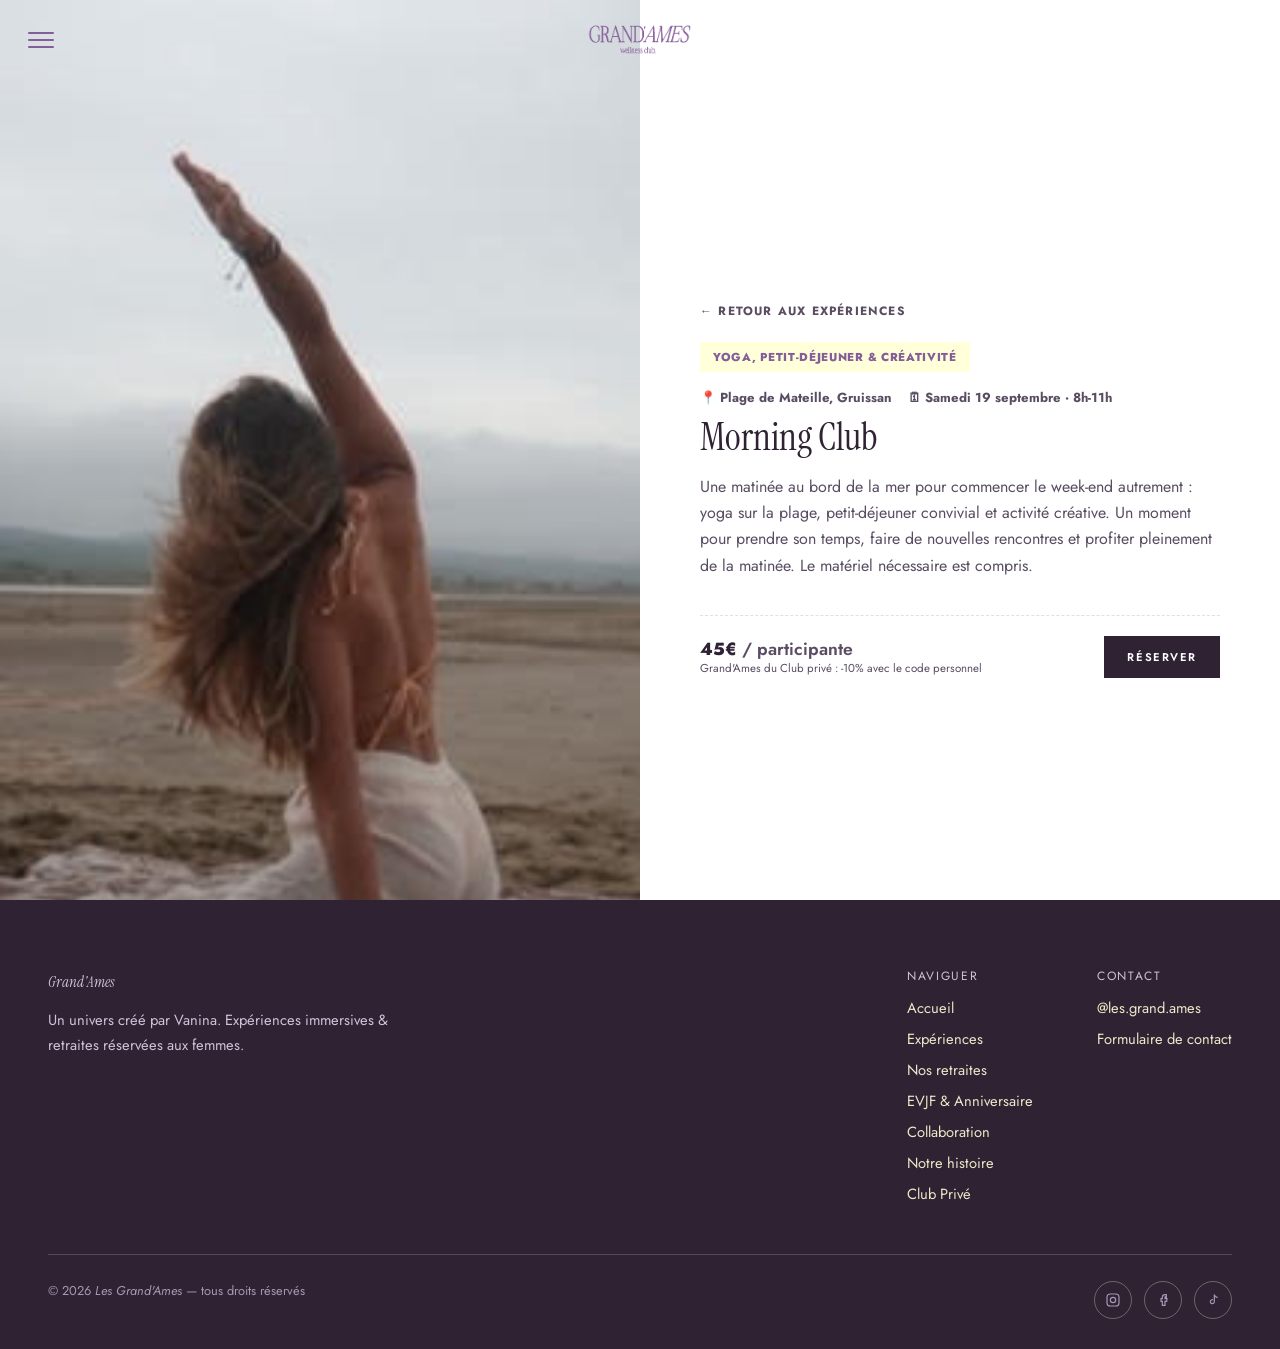
<file: experience-morning-club.html>
<!doctype html>
<html lang="fr">
<head>
<meta charset="UTF-8">
<meta name="viewport" content="width=device-width, initial-scale=1.0">
<title>Morning Club — Les Grand'Ames</title>
<meta name="description" content="Yoga sur la plage, petit-déjeuner et activité créative : une matinée au bord de la mer à Gruissan.">
<link rel="icon" href="data:image/svg+xml,%3Csvg xmlns='http://www.w3.org/2000/svg' viewBox='0 0 100 100'%3E%3Ccircle cx='50' cy='50' r='46' fill='%23845E99'/%3E%3Ctext x='50' y='66' font-size='58' text-anchor='middle' fill='%23FFFFD9' font-family='Georgia,serif'%3EG%3C/text%3E%3C/svg%3E">
<link rel="stylesheet" href="css/style.css?v=21">
</head>
<body>

<header class="site-header">
  <div class="container">
    <a href="index.html" class="brand-logo">
      <img src="assets/logo-dark.png" alt="Grand'Ames Wellness Club">
    </a>
    <nav class="main-nav">
      <button class="nav-close" aria-label="Fermer le menu">&times;</button>
      <ul>
        <li><a href="index.html">Accueil</a></li>
        <li><a href="ateliers.html">Expériences</a></li>
        <li><a href="retraites.html">Nos retraites</a></li>
        <li><a href="evjf.html">EVJF &amp; Anniversaire</a></li>
        <li><a href="partenariat.html">Collaboration</a></li>
        <li><a href="apropos.html">Notre histoire</a></li>
        <li><a href="club-prive.html">Club Privé</a></li>
      </ul>
    </nav>
    <a href="ateliers.html" class="btn btn-primary btn-sm nav-cta">Voir le planning</a>
    <button class="burger" aria-label="Menu"><span></span><span></span><span></span></button>
  </div>
</header>

<section class="experience-page">
  <div class="experience-media">
    <img src="assets/morningclub.jpg" alt="Morning Club — yoga, petit-déjeuner et activité créative">
  </div>
  <div class="experience-info">
    <a href="ateliers.html" class="experience-back">← Retour aux expériences</a>
    <span class="atelier-badge">Yoga, petit-déjeuner &amp; créativité</span>
    <div class="atelier-meta"><span>📍 Plage de Mateille, Gruissan</span><span>🗓 Samedi 19 septembre · 8h-11h</span></div>
    <h1>Morning Club</h1>
    <p>Une matinée au bord de la mer pour commencer le week-end autrement : yoga sur la plage, petit-déjeuner convivial et activité créative. Un moment pour prendre son temps, faire de nouvelles rencontres et profiter pleinement de la matinée. Le matériel nécessaire est compris.</p>
    <div class="atelier-foot">
      <div class="price-block">
        <div class="price">45€ <span style="font-weight:600;color:var(--ink-soft);">/ participante</span></div>
        <div class="acompte">Grand'Ames du Club privé : -10% avec le code personnel</div>
      </div>
      <button class="btn btn-primary btn-sm" data-book="Morning Club" data-date="Samedi 19 septembre · 8h-11h · Plage de Mateille, Gruissan" data-price="45€" data-outdoor="1">Réserver</button>
    </div>
  </div>
</section>

<footer class="site-footer">
  <div class="container">
    <div class="footer-top">
      <div class="footer-brand">
        <p class="footer-wordmark">Grand'Ames</p>
        <p>Un univers créé par Vanina. Expériences immersives &amp; retraites réservées aux femmes.</p>
      </div>
      <div class="footer-cols">
        <div class="footer-col">
          <h4>Naviguer</h4>
          <a href="index.html">Accueil</a>
          <a href="ateliers.html">Expériences</a>
          <a href="retraites.html">Nos retraites</a>
          <a href="evjf.html">EVJF &amp; Anniversaire</a>
          <a href="partenariat.html">Collaboration</a>
          <a href="apropos.html">Notre histoire</a>
          <a href="club-prive.html">Club Privé</a>
        </div>
        <div class="footer-col">
          <h4>Contact</h4>
          <span>@les.grand.ames</span>
          <a href="partenariat.html">Formulaire de contact</a>
        </div>
      </div>
    </div>
    <div class="footer-bottom">
      <span>© 2026 <em>Les Grand'Ames</em> — tous droits réservés</span>
      <div class="footer-social">
        <a href="https://www.instagram.com/les.grand.ames/" target="_blank" rel="noopener" aria-label="Instagram"><svg viewBox="0 0 24 24" fill="none" stroke="currentColor" stroke-width="1.8"><rect x="3" y="3" width="18" height="18" rx="5"/><circle cx="12" cy="12" r="4"/></svg></a>
        <a href="https://www.facebook.com/share/1Enrd1HbA3/?mibextid=wwXIfr" target="_blank" rel="noopener" aria-label="Facebook"><svg viewBox="0 0 24 24" fill="none" stroke="currentColor" stroke-width="1.8"><path d="M15 8h2V4h-2a4 4 0 0 0-4 4v2H9v4h2v6h4v-6h2.5l.5-4H15V8a1 1 0 0 1 1-1"/></svg></a>
        <a href="https://www.tiktok.com/@les.grand.ames" target="_blank" rel="noopener" aria-label="TikTok"><svg viewBox="0 0 24 24" fill="none" stroke="currentColor" stroke-width="1.8"><path d="M14 4v10.5a3 3 0 1 1-2-2.83"/><path d="M14 4c.5 2.5 2.2 4 5 4"/></svg></a>
      </div>
    </div>
  </div>
</footer>

<div class="modal-overlay">
  <div class="modal">
    <button class="modal-close" aria-label="Fermer">×</button>
    <h3 data-modal-title>Expérience</h3>
    <p class="modal-sub" data-modal-sub></p>
    <form>
      <div class="field-row">
        <div class="field"><label for="m-lastname">Nom</label><input id="m-lastname" type="text" required></div>
        <div class="field"><label for="m-firstname">Prénom</label><input id="m-firstname" type="text" required></div>
      </div>
      <div class="field"><label for="m-instagram">Pseudo Instagram</label><input id="m-instagram" type="text" placeholder="@..." required></div>
      <div class="field"><label for="m-email">E-mail</label><input id="m-email" type="email" required></div>
      <div class="field"><label for="m-phone">Téléphone</label><input id="m-phone" type="tel" required></div>
      <button type="submit" class="btn btn-primary" style="width:100%;">Confirmer &amp; payer</button>
      <p class="modal-note" data-modal-price></p>
      <p class="modal-note">Le montant total, frais de transaction du prestataire de paiement inclus, sera affiché clairement avant validation du paiement.</p>
    </form>
  </div>
</div>

<script src="js/main.js?v=21"></script>
</body>
</html>
</file>
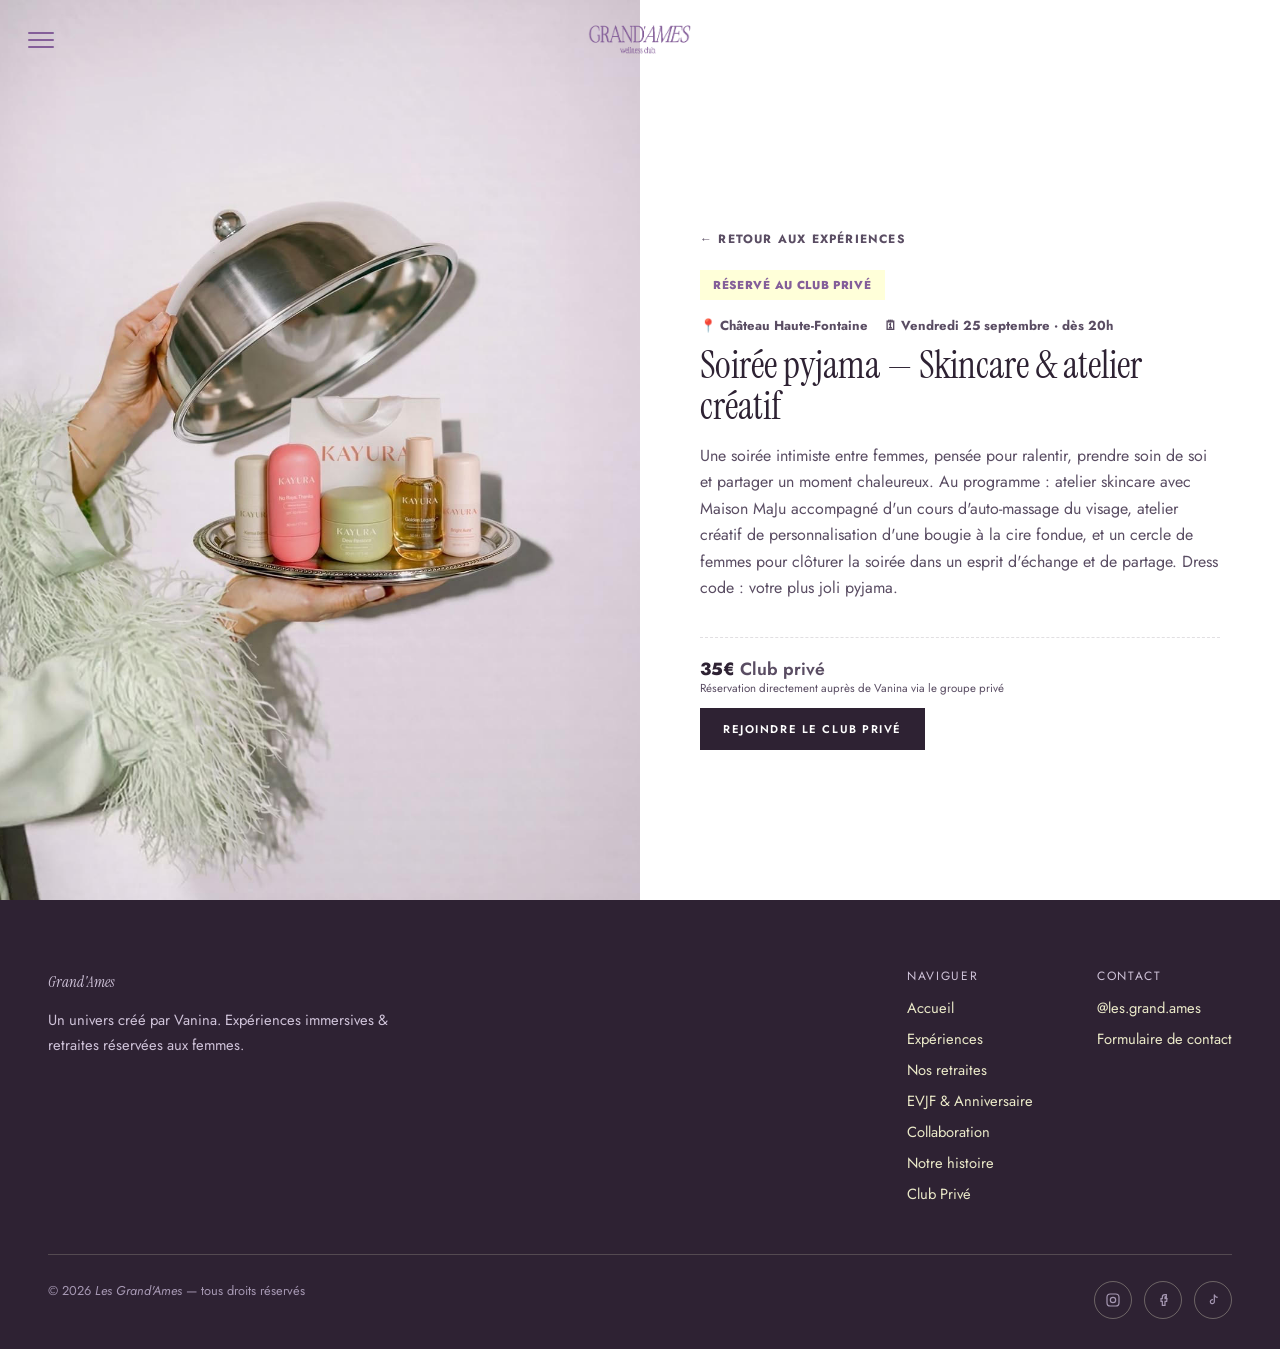
<file: experience-soiree-pyjama.html>
<!doctype html>
<html lang="fr">
<head>
<meta charset="UTF-8">
<meta name="viewport" content="width=device-width, initial-scale=1.0">
<title>Soirée pyjama — Les Grand'Ames</title>
<meta name="description" content="Skincare, atelier bougie et cercle de femmes : une soirée pyjama réservée aux Grand'Ames du Club privé.">
<link rel="icon" href="data:image/svg+xml,%3Csvg xmlns='http://www.w3.org/2000/svg' viewBox='0 0 100 100'%3E%3Ccircle cx='50' cy='50' r='46' fill='%23845E99'/%3E%3Ctext x='50' y='66' font-size='58' text-anchor='middle' fill='%23FFFFD9' font-family='Georgia,serif'%3EG%3C/text%3E%3C/svg%3E">
<link rel="stylesheet" href="css/style.css?v=21">
</head>
<body>

<header class="site-header">
  <div class="container">
    <a href="index.html" class="brand-logo">
      <img src="assets/logo-dark.png" alt="Grand'Ames Wellness Club">
    </a>
    <nav class="main-nav">
      <button class="nav-close" aria-label="Fermer le menu">&times;</button>
      <ul>
        <li><a href="index.html">Accueil</a></li>
        <li><a href="ateliers.html">Expériences</a></li>
        <li><a href="retraites.html">Nos retraites</a></li>
        <li><a href="evjf.html">EVJF &amp; Anniversaire</a></li>
        <li><a href="partenariat.html">Collaboration</a></li>
        <li><a href="apropos.html">Notre histoire</a></li>
        <li><a href="club-prive.html">Club Privé</a></li>
      </ul>
    </nav>
    <a href="club-prive.html" class="btn btn-primary btn-sm nav-cta">Rejoindre le Club privé</a>
    <button class="burger" aria-label="Menu"><span></span><span></span><span></span></button>
  </div>
</header>

<section class="experience-page">
  <div class="experience-media">
    <img src="assets/pyjama.jpg" alt="Soirée pyjama — skincare et atelier créatif">
  </div>
  <div class="experience-info">
    <a href="ateliers.html" class="experience-back">← Retour aux expériences</a>
    <span class="atelier-badge">Réservé au Club privé</span>
    <div class="atelier-meta"><span>📍 Château Haute-Fontaine</span><span>🗓 Vendredi 25 septembre · dès 20h</span></div>
    <h1>Soirée pyjama — Skincare &amp; atelier créatif</h1>
    <p>Une soirée intimiste entre femmes, pensée pour ralentir, prendre soin de soi et partager un moment chaleureux. Au programme : atelier skincare avec Maison MaJu accompagné d'un cours d'auto-massage du visage, atelier créatif de personnalisation d'une bougie à la cire fondue, et un cercle de femmes pour clôturer la soirée dans un esprit d'échange et de partage. Dress code : votre plus joli pyjama.</p>
    <div class="atelier-foot">
      <div class="price-block">
        <div class="price">35€ <span style="font-weight:600;color:var(--ink-soft);">Club privé</span></div>
        <div class="acompte">Réservation directement auprès de Vanina via le groupe privé</div>
      </div>
      <a href="club-prive.html" class="btn btn-primary btn-sm">Rejoindre le Club privé</a>
    </div>
  </div>
</section>

<footer class="site-footer">
  <div class="container">
    <div class="footer-top">
      <div class="footer-brand">
        <p class="footer-wordmark">Grand'Ames</p>
        <p>Un univers créé par Vanina. Expériences immersives &amp; retraites réservées aux femmes.</p>
      </div>
      <div class="footer-cols">
        <div class="footer-col">
          <h4>Naviguer</h4>
          <a href="index.html">Accueil</a>
          <a href="ateliers.html">Expériences</a>
          <a href="retraites.html">Nos retraites</a>
          <a href="evjf.html">EVJF &amp; Anniversaire</a>
          <a href="partenariat.html">Collaboration</a>
          <a href="apropos.html">Notre histoire</a>
          <a href="club-prive.html">Club Privé</a>
        </div>
        <div class="footer-col">
          <h4>Contact</h4>
          <span>@les.grand.ames</span>
          <a href="partenariat.html">Formulaire de contact</a>
        </div>
      </div>
    </div>
    <div class="footer-bottom">
      <span>© 2026 <em>Les Grand'Ames</em> — tous droits réservés</span>
      <div class="footer-social">
        <a href="https://www.instagram.com/les.grand.ames/" target="_blank" rel="noopener" aria-label="Instagram"><svg viewBox="0 0 24 24" fill="none" stroke="currentColor" stroke-width="1.8"><rect x="3" y="3" width="18" height="18" rx="5"/><circle cx="12" cy="12" r="4"/></svg></a>
        <a href="https://www.facebook.com/share/1Enrd1HbA3/?mibextid=wwXIfr" target="_blank" rel="noopener" aria-label="Facebook"><svg viewBox="0 0 24 24" fill="none" stroke="currentColor" stroke-width="1.8"><path d="M15 8h2V4h-2a4 4 0 0 0-4 4v2H9v4h2v6h4v-6h2.5l.5-4H15V8a1 1 0 0 1 1-1"/></svg></a>
        <a href="https://www.tiktok.com/@les.grand.ames" target="_blank" rel="noopener" aria-label="TikTok"><svg viewBox="0 0 24 24" fill="none" stroke="currentColor" stroke-width="1.8"><path d="M14 4v10.5a3 3 0 1 1-2-2.83"/><path d="M14 4c.5 2.5 2.2 4 5 4"/></svg></a>
      </div>
    </div>
  </div>
</footer>

<div class="modal-overlay">
  <div class="modal">
    <button class="modal-close" aria-label="Fermer">×</button>
    <h3 data-modal-title>Expérience</h3>
    <p class="modal-sub" data-modal-sub></p>
    <form>
      <div class="field-row">
        <div class="field"><label for="m-lastname">Nom</label><input id="m-lastname" type="text" required></div>
        <div class="field"><label for="m-firstname">Prénom</label><input id="m-firstname" type="text" required></div>
      </div>
      <div class="field"><label for="m-instagram">Pseudo Instagram</label><input id="m-instagram" type="text" placeholder="@..." required></div>
      <div class="field"><label for="m-email">E-mail</label><input id="m-email" type="email" required></div>
      <div class="field"><label for="m-phone">Téléphone</label><input id="m-phone" type="tel" required></div>
      <button type="submit" class="btn btn-primary" style="width:100%;">Confirmer &amp; payer</button>
      <p class="modal-note" data-modal-price></p>
      <p class="modal-note">Le montant total, frais de transaction du prestataire de paiement inclus, sera affiché clairement avant validation du paiement.</p>
    </form>
  </div>
</div>

<script src="js/main.js?v=21"></script>
</body>
</html>
</file>
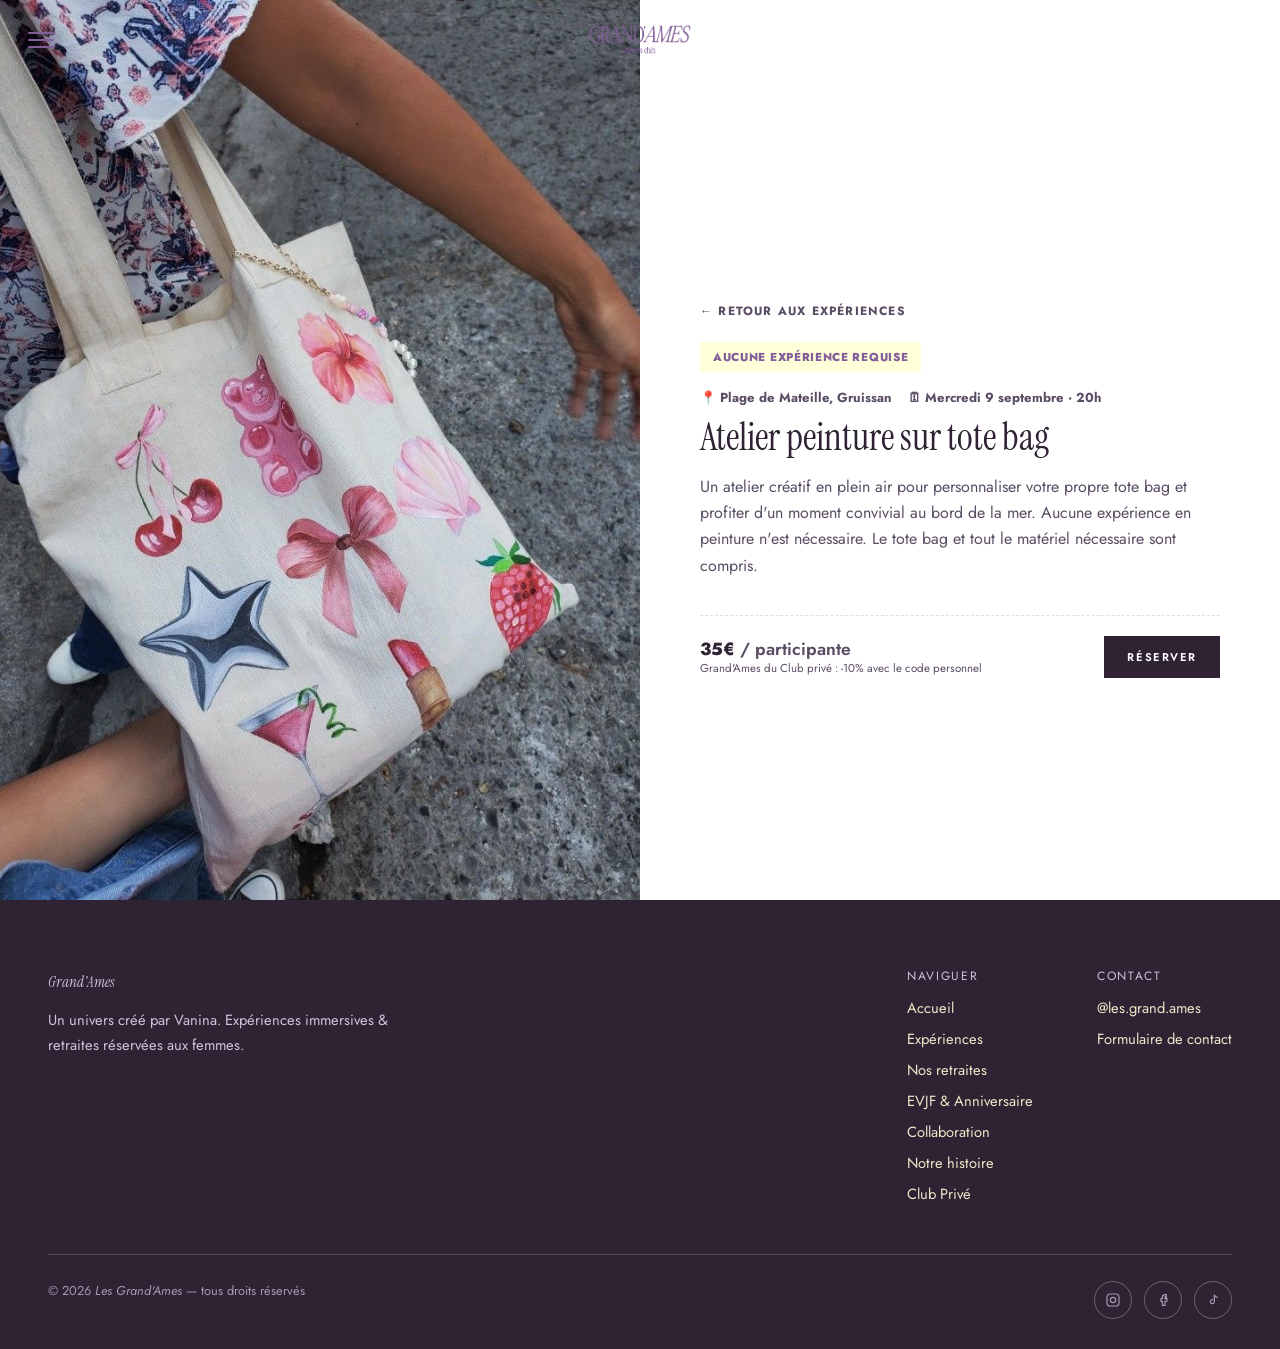
<file: experience-tote-bag.html>
<!doctype html>
<html lang="fr">
<head>
<meta charset="UTF-8">
<meta name="viewport" content="width=device-width, initial-scale=1.0">
<title>Atelier peinture sur tote bag — Les Grand'Ames</title>
<meta name="description" content="Un atelier créatif en plein air pour personnaliser son tote bag, au bord de la mer à Gruissan.">
<link rel="icon" href="data:image/svg+xml,%3Csvg xmlns='http://www.w3.org/2000/svg' viewBox='0 0 100 100'%3E%3Ccircle cx='50' cy='50' r='46' fill='%23845E99'/%3E%3Ctext x='50' y='66' font-size='58' text-anchor='middle' fill='%23FFFFD9' font-family='Georgia,serif'%3EG%3C/text%3E%3C/svg%3E">
<link rel="stylesheet" href="css/style.css?v=21">
</head>
<body>

<header class="site-header">
  <div class="container">
    <a href="index.html" class="brand-logo">
      <img src="assets/logo-dark.png" alt="Grand'Ames Wellness Club">
    </a>
    <nav class="main-nav">
      <button class="nav-close" aria-label="Fermer le menu">&times;</button>
      <ul>
        <li><a href="index.html">Accueil</a></li>
        <li><a href="ateliers.html">Expériences</a></li>
        <li><a href="retraites.html">Nos retraites</a></li>
        <li><a href="evjf.html">EVJF &amp; Anniversaire</a></li>
        <li><a href="partenariat.html">Collaboration</a></li>
        <li><a href="apropos.html">Notre histoire</a></li>
        <li><a href="club-prive.html">Club Privé</a></li>
      </ul>
    </nav>
    <a href="ateliers.html" class="btn btn-primary btn-sm nav-cta">Voir le planning</a>
    <button class="burger" aria-label="Menu"><span></span><span></span><span></span></button>
  </div>
</header>

<section class="experience-page">
  <div class="experience-media">
    <img src="assets/totebag.jpg" alt="Atelier peinture sur tote bag">
  </div>
  <div class="experience-info">
    <a href="ateliers.html" class="experience-back">← Retour aux expériences</a>
    <span class="atelier-badge">Aucune expérience requise</span>
    <div class="atelier-meta"><span>📍 Plage de Mateille, Gruissan</span><span>🗓 Mercredi 9 septembre · 20h</span></div>
    <h1>Atelier peinture sur tote bag</h1>
    <p>Un atelier créatif en plein air pour personnaliser votre propre tote bag et profiter d'un moment convivial au bord de la mer. Aucune expérience en peinture n'est nécessaire. Le tote bag et tout le matériel nécessaire sont compris.</p>
    <div class="atelier-foot">
      <div class="price-block">
        <div class="price">35€ <span style="font-weight:600;color:var(--ink-soft);">/ participante</span></div>
        <div class="acompte">Grand'Ames du Club privé : -10% avec le code personnel</div>
      </div>
      <button class="btn btn-primary btn-sm" data-book="Atelier peinture sur tote bag" data-date="Mercredi 9 septembre · 20h · Plage de Mateille, Gruissan" data-price="35€" data-outdoor="1">Réserver</button>
    </div>
  </div>
</section>

<footer class="site-footer">
  <div class="container">
    <div class="footer-top">
      <div class="footer-brand">
        <p class="footer-wordmark">Grand'Ames</p>
        <p>Un univers créé par Vanina. Expériences immersives &amp; retraites réservées aux femmes.</p>
      </div>
      <div class="footer-cols">
        <div class="footer-col">
          <h4>Naviguer</h4>
          <a href="index.html">Accueil</a>
          <a href="ateliers.html">Expériences</a>
          <a href="retraites.html">Nos retraites</a>
          <a href="evjf.html">EVJF &amp; Anniversaire</a>
          <a href="partenariat.html">Collaboration</a>
          <a href="apropos.html">Notre histoire</a>
          <a href="club-prive.html">Club Privé</a>
        </div>
        <div class="footer-col">
          <h4>Contact</h4>
          <span>@les.grand.ames</span>
          <a href="partenariat.html">Formulaire de contact</a>
        </div>
      </div>
    </div>
    <div class="footer-bottom">
      <span>© 2026 <em>Les Grand'Ames</em> — tous droits réservés</span>
      <div class="footer-social">
        <a href="https://www.instagram.com/les.grand.ames/" target="_blank" rel="noopener" aria-label="Instagram"><svg viewBox="0 0 24 24" fill="none" stroke="currentColor" stroke-width="1.8"><rect x="3" y="3" width="18" height="18" rx="5"/><circle cx="12" cy="12" r="4"/></svg></a>
        <a href="https://www.facebook.com/share/1Enrd1HbA3/?mibextid=wwXIfr" target="_blank" rel="noopener" aria-label="Facebook"><svg viewBox="0 0 24 24" fill="none" stroke="currentColor" stroke-width="1.8"><path d="M15 8h2V4h-2a4 4 0 0 0-4 4v2H9v4h2v6h4v-6h2.5l.5-4H15V8a1 1 0 0 1 1-1"/></svg></a>
        <a href="https://www.tiktok.com/@les.grand.ames" target="_blank" rel="noopener" aria-label="TikTok"><svg viewBox="0 0 24 24" fill="none" stroke="currentColor" stroke-width="1.8"><path d="M14 4v10.5a3 3 0 1 1-2-2.83"/><path d="M14 4c.5 2.5 2.2 4 5 4"/></svg></a>
      </div>
    </div>
  </div>
</footer>

<div class="modal-overlay">
  <div class="modal">
    <button class="modal-close" aria-label="Fermer">×</button>
    <h3 data-modal-title>Expérience</h3>
    <p class="modal-sub" data-modal-sub></p>
    <form>
      <div class="field-row">
        <div class="field"><label for="m-lastname">Nom</label><input id="m-lastname" type="text" required></div>
        <div class="field"><label for="m-firstname">Prénom</label><input id="m-firstname" type="text" required></div>
      </div>
      <div class="field"><label for="m-instagram">Pseudo Instagram</label><input id="m-instagram" type="text" placeholder="@..." required></div>
      <div class="field"><label for="m-email">E-mail</label><input id="m-email" type="email" required></div>
      <div class="field"><label for="m-phone">Téléphone</label><input id="m-phone" type="tel" required></div>
      <button type="submit" class="btn btn-primary" style="width:100%;">Confirmer &amp; payer</button>
      <p class="modal-note" data-modal-price></p>
      <p class="modal-note">Le montant total, frais de transaction du prestataire de paiement inclus, sera affiché clairement avant validation du paiement.</p>
    </form>
  </div>
</div>

<script src="js/main.js?v=21"></script>
</body>
</html>
</file>
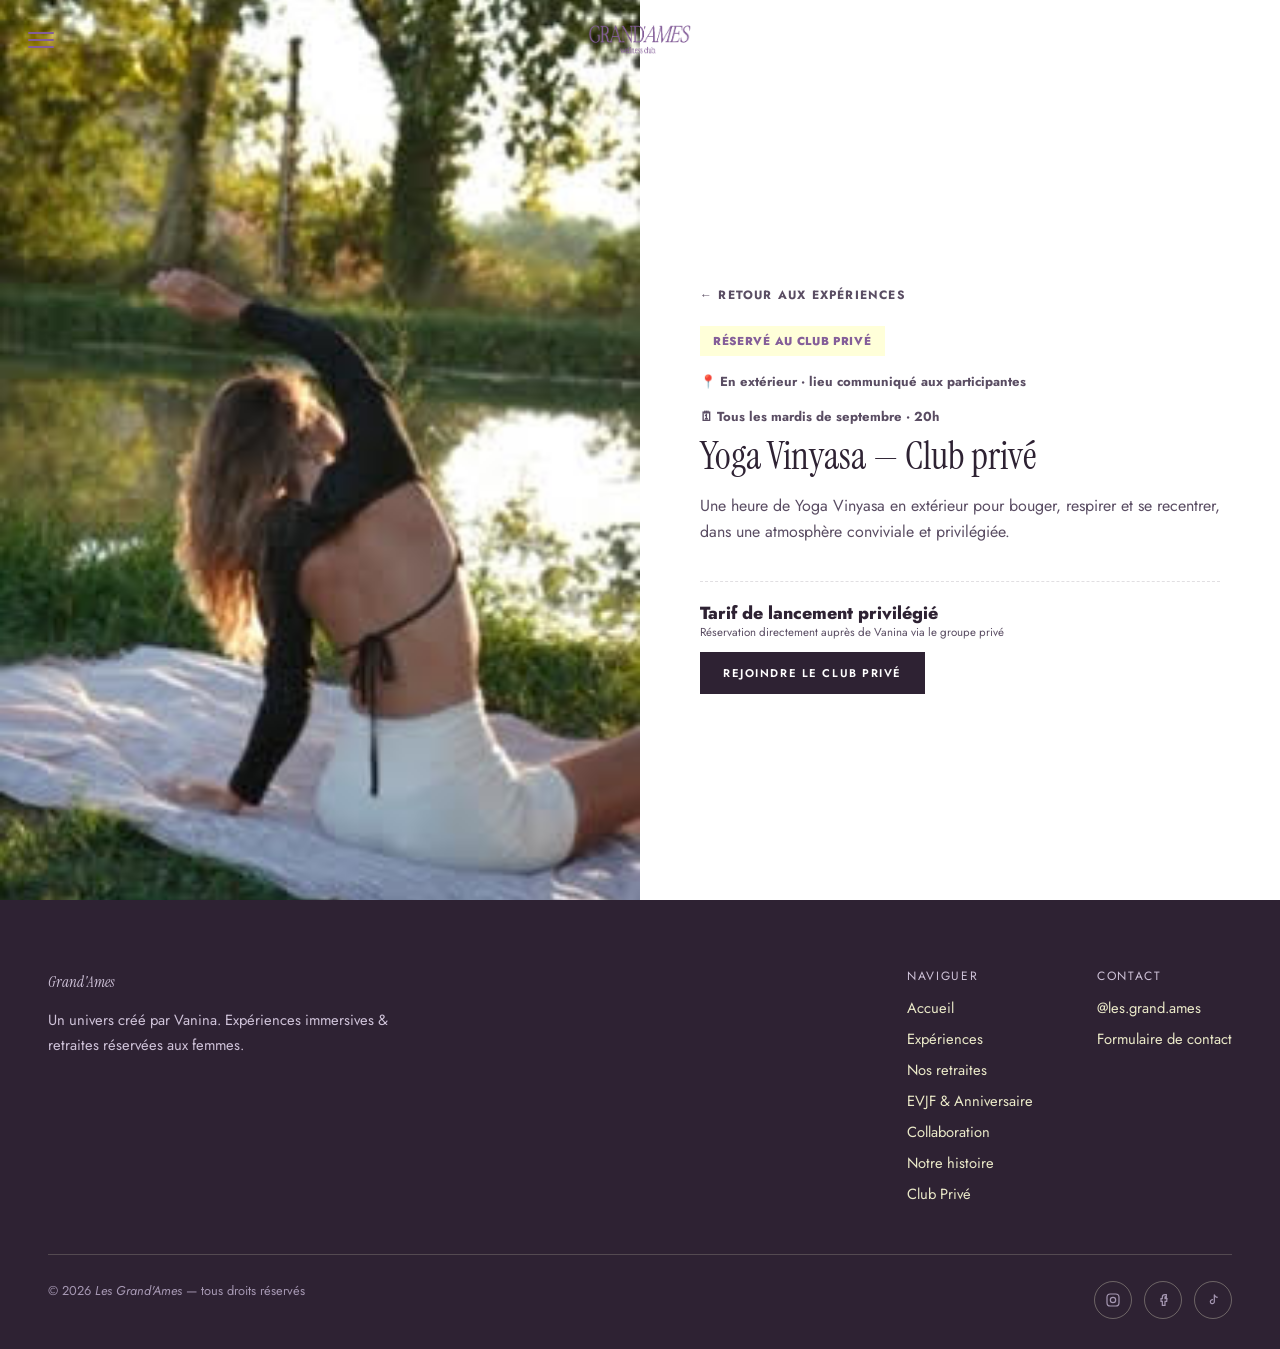
<file: experience-yoga-vinyasa.html>
<!doctype html>
<html lang="fr">
<head>
<meta charset="UTF-8">
<meta name="viewport" content="width=device-width, initial-scale=1.0">
<title>Yoga Vinyasa — Les Grand'Ames</title>
<meta name="description" content="Une heure de Yoga Vinyasa en extérieur, réservée aux Grand'Ames du Club privé.">
<link rel="icon" href="data:image/svg+xml,%3Csvg xmlns='http://www.w3.org/2000/svg' viewBox='0 0 100 100'%3E%3Ccircle cx='50' cy='50' r='46' fill='%23845E99'/%3E%3Ctext x='50' y='66' font-size='58' text-anchor='middle' fill='%23FFFFD9' font-family='Georgia,serif'%3EG%3C/text%3E%3C/svg%3E">
<link rel="stylesheet" href="css/style.css?v=21">
</head>
<body>

<header class="site-header">
  <div class="container">
    <a href="index.html" class="brand-logo">
      <img src="assets/logo-dark.png" alt="Grand'Ames Wellness Club">
    </a>
    <nav class="main-nav">
      <button class="nav-close" aria-label="Fermer le menu">&times;</button>
      <ul>
        <li><a href="index.html">Accueil</a></li>
        <li><a href="ateliers.html">Expériences</a></li>
        <li><a href="retraites.html">Nos retraites</a></li>
        <li><a href="evjf.html">EVJF &amp; Anniversaire</a></li>
        <li><a href="partenariat.html">Collaboration</a></li>
        <li><a href="apropos.html">Notre histoire</a></li>
        <li><a href="club-prive.html">Club Privé</a></li>
      </ul>
    </nav>
    <a href="club-prive.html" class="btn btn-primary btn-sm nav-cta">Rejoindre le Club privé</a>
    <button class="burger" aria-label="Menu"><span></span><span></span><span></span></button>
  </div>
</header>

<section class="experience-page">
  <div class="experience-media">
    <img src="assets/vinyasa.jpg" alt="Yoga Vinyasa en extérieur">
  </div>
  <div class="experience-info">
    <a href="ateliers.html" class="experience-back">← Retour aux expériences</a>
    <span class="atelier-badge">Réservé au Club privé</span>
    <div class="atelier-meta"><span>📍 En extérieur · lieu communiqué aux participantes</span><span>🗓 Tous les mardis de septembre · 20h</span></div>
    <h1>Yoga Vinyasa — Club privé</h1>
    <p>Une heure de Yoga Vinyasa en extérieur pour bouger, respirer et se recentrer, dans une atmosphère conviviale et privilégiée.</p>
    <div class="atelier-foot">
      <div class="price-block">
        <div class="price">Tarif de lancement privilégié</div>
        <div class="acompte">Réservation directement auprès de Vanina via le groupe privé</div>
      </div>
      <a href="club-prive.html" class="btn btn-primary btn-sm">Rejoindre le Club privé</a>
    </div>
  </div>
</section>

<footer class="site-footer">
  <div class="container">
    <div class="footer-top">
      <div class="footer-brand">
        <p class="footer-wordmark">Grand'Ames</p>
        <p>Un univers créé par Vanina. Expériences immersives &amp; retraites réservées aux femmes.</p>
      </div>
      <div class="footer-cols">
        <div class="footer-col">
          <h4>Naviguer</h4>
          <a href="index.html">Accueil</a>
          <a href="ateliers.html">Expériences</a>
          <a href="retraites.html">Nos retraites</a>
          <a href="evjf.html">EVJF &amp; Anniversaire</a>
          <a href="partenariat.html">Collaboration</a>
          <a href="apropos.html">Notre histoire</a>
          <a href="club-prive.html">Club Privé</a>
        </div>
        <div class="footer-col">
          <h4>Contact</h4>
          <span>@les.grand.ames</span>
          <a href="partenariat.html">Formulaire de contact</a>
        </div>
      </div>
    </div>
    <div class="footer-bottom">
      <span>© 2026 <em>Les Grand'Ames</em> — tous droits réservés</span>
      <div class="footer-social">
        <a href="https://www.instagram.com/les.grand.ames/" target="_blank" rel="noopener" aria-label="Instagram"><svg viewBox="0 0 24 24" fill="none" stroke="currentColor" stroke-width="1.8"><rect x="3" y="3" width="18" height="18" rx="5"/><circle cx="12" cy="12" r="4"/></svg></a>
        <a href="https://www.facebook.com/share/1Enrd1HbA3/?mibextid=wwXIfr" target="_blank" rel="noopener" aria-label="Facebook"><svg viewBox="0 0 24 24" fill="none" stroke="currentColor" stroke-width="1.8"><path d="M15 8h2V4h-2a4 4 0 0 0-4 4v2H9v4h2v6h4v-6h2.5l.5-4H15V8a1 1 0 0 1 1-1"/></svg></a>
        <a href="https://www.tiktok.com/@les.grand.ames" target="_blank" rel="noopener" aria-label="TikTok"><svg viewBox="0 0 24 24" fill="none" stroke="currentColor" stroke-width="1.8"><path d="M14 4v10.5a3 3 0 1 1-2-2.83"/><path d="M14 4c.5 2.5 2.2 4 5 4"/></svg></a>
      </div>
    </div>
  </div>
</footer>

<div class="modal-overlay">
  <div class="modal">
    <button class="modal-close" aria-label="Fermer">×</button>
    <h3 data-modal-title>Expérience</h3>
    <p class="modal-sub" data-modal-sub></p>
    <form>
      <div class="field-row">
        <div class="field"><label for="m-lastname">Nom</label><input id="m-lastname" type="text" required></div>
        <div class="field"><label for="m-firstname">Prénom</label><input id="m-firstname" type="text" required></div>
      </div>
      <div class="field"><label for="m-instagram">Pseudo Instagram</label><input id="m-instagram" type="text" placeholder="@..." required></div>
      <div class="field"><label for="m-email">E-mail</label><input id="m-email" type="email" required></div>
      <div class="field"><label for="m-phone">Téléphone</label><input id="m-phone" type="tel" required></div>
      <button type="submit" class="btn btn-primary" style="width:100%;">Confirmer &amp; payer</button>
      <p class="modal-note" data-modal-price></p>
      <p class="modal-note">Le montant total, frais de transaction du prestataire de paiement inclus, sera affiché clairement avant validation du paiement.</p>
    </form>
  </div>
</div>

<script src="js/main.js?v=21"></script>
</body>
</html>
</file>
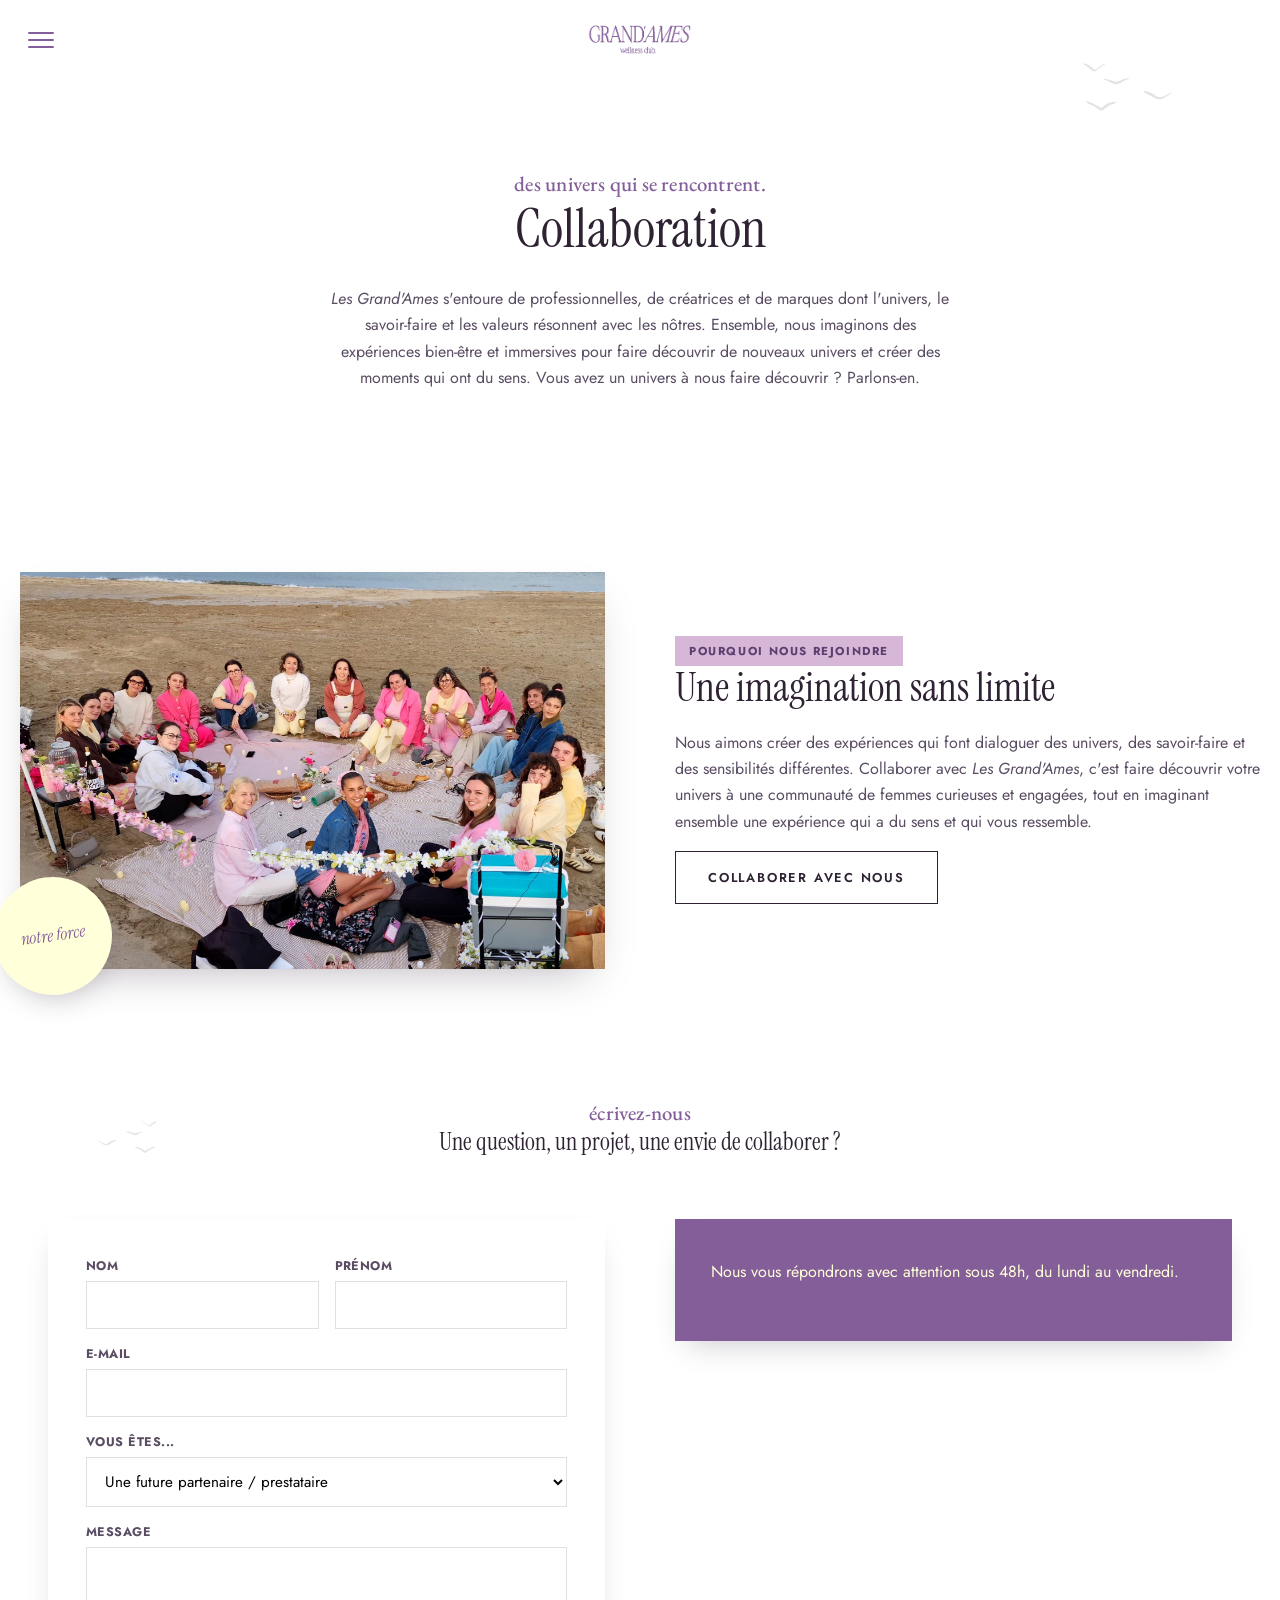
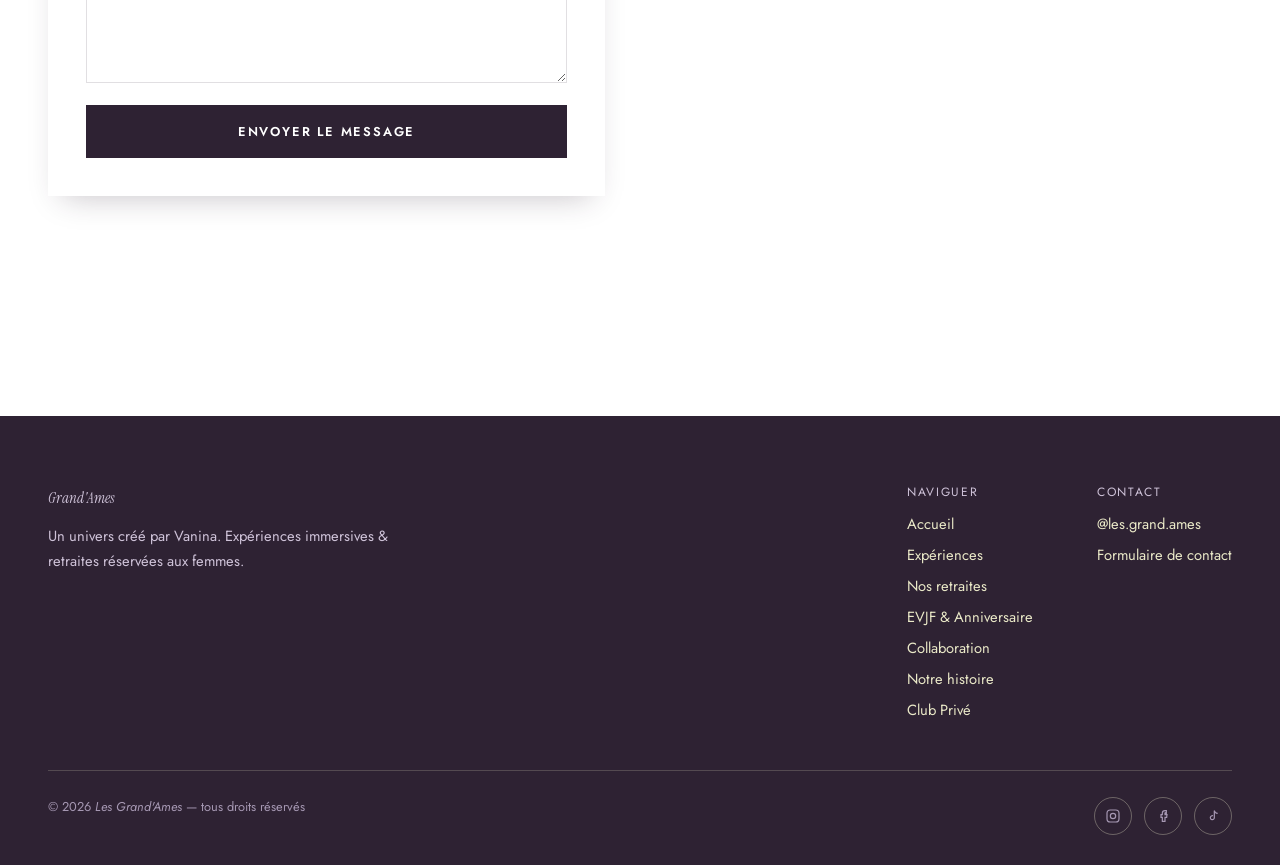
<file: partenariat.html>
<!doctype html>
<html lang="fr">
<head>
<meta charset="UTF-8">
<meta name="viewport" content="width=device-width, initial-scale=1.0">
<title>Collaboration &amp; Contact — Les Grand'Ames</title>
<meta name="description" content="Imaginez une collaboration avec Les Grand'Ames ou contactez-nous pour toute question, collaboration ou évènement.">
<link rel="icon" href="data:image/svg+xml,%3Csvg xmlns='http://www.w3.org/2000/svg' viewBox='0 0 100 100'%3E%3Ccircle cx='50' cy='50' r='46' fill='%23845E99'/%3E%3Ctext x='50' y='66' font-size='58' text-anchor='middle' fill='%23FFFFD9' font-family='Georgia,serif'%3EG%3C/text%3E%3C/svg%3E">
<link rel="stylesheet" href="css/style.css?v=21">
</head>
<body>

<header class="site-header">
  <div class="container">
    <a href="index.html" class="brand-logo">
      <img src="assets/logo-dark.png" alt="Grand'Ames Wellness Club">
    </a>
    <nav class="main-nav">
      <button class="nav-close" aria-label="Fermer le menu">&times;</button>
      <ul>
        <li><a href="index.html">Accueil</a></li>
        <li><a href="ateliers.html">Expériences</a></li>
        <li><a href="retraites.html">Nos retraites</a></li>
        <li><a href="evjf.html">EVJF &amp; Anniversaire</a></li>
        <li><a href="partenariat.html" class="active">Collaboration</a></li>
        <li><a href="apropos.html">Notre histoire</a></li>
        <li><a href="club-prive.html">Club Privé</a></li>
      </ul>
    </nav>
    <a href="#contact" class="btn btn-primary btn-sm nav-cta">Nous écrire</a>
    <button class="burger" aria-label="Menu"><span></span><span></span><span></span></button>
  </div>
</header>

<section class="page-hero decor">
  <img src="assets/mouette.png" class="doodle" style="width:150px;top:12px;right:6%;" alt="" aria-hidden="true">
  <div class="container">
    <span class="eyebrow">des univers qui se rencontrent.</span>
    <h1>Collaboration</h1>
    <p class="lede"><em>Les Grand'Ames</em> s'entoure de professionnelles, de créatrices et de marques dont l'univers, le savoir-faire et les valeurs résonnent avec les nôtres. Ensemble, nous imaginons des expériences bien-être et immersives pour faire découvrir de nouveaux univers et créer des moments qui ont du sens. Vous avez un univers à nous faire découvrir ? Parlons-en.</p>
  </div>
</section>

<section>
  <div class="container split">
    <div class="split-media reveal">
      <img src="assets/bibli2.jpeg" alt="Communauté des Grand'Ames">
      <div class="sticker">notre force</div>
    </div>
    <div class="split-copy reveal">
      <span class="tag">Pourquoi nous rejoindre</span>
      <h2>Une imagination sans limite</h2>
      <p>Nous aimons créer des expériences qui font dialoguer des univers, des savoir-faire et des sensibilités différentes. Collaborer avec <em>Les Grand'Ames</em>, c'est faire découvrir votre univers à une communauté de femmes curieuses et engagées, tout en imaginant ensemble une expérience qui a du sens et qui vous ressemble.</p>
      <a href="#contact" class="btn btn-outline">Collaborer avec nous</a>
    </div>
  </div>
</section>

<section id="contact" class="section-pad decor" style="padding-top:20px;">
  <img src="assets/mouette.png" class="doodle" style="width:100px;top:8px;left:6%;transform:scaleX(-1);" alt="" aria-hidden="true">
  <div class="container">
    <div class="text-center reveal" style="margin-bottom:44px;">
      <span class="eyebrow">écrivez-nous</span>
      <h2 class="mt-0">Une question, un projet, une envie de collaborer ?</h2>
    </div>

    <div class="contact-wrap">
      <form class="contact-form reveal">
        <div class="field-row">
          <div class="field"><label for="c-nom">Nom</label><input id="c-nom" type="text" required></div>
          <div class="field"><label for="c-prenom">Prénom</label><input id="c-prenom" type="text" required></div>
        </div>
        <div class="field"><label for="c-mail">E-mail</label><input id="c-mail" type="email" required></div>
        <div class="field">
          <label for="c-sujet">Vous êtes...</label>
          <select id="c-sujet">
            <option>Une future partenaire / prestataire</option>
            <option>À la recherche d'un EVJF / anniversaire sur mesure</option>
            <option>Une Grand'Ame avec une question</option>
            <option>Autre</option>
          </select>
        </div>
        <div class="field"><label for="c-message">Message</label><textarea id="c-message" rows="5" required></textarea></div>
        <button type="submit" class="btn btn-primary" style="width:100%;">Envoyer le message</button>
      </form>

      <div class="contact-side reveal">
        <p>Nous vous répondrons avec attention sous 48h, du lundi au vendredi.</p>
      </div>
    </div>
  </div>
</section>

<footer class="site-footer">
  <div class="container">
    <div class="footer-top">
      <div class="footer-brand">
        <p class="footer-wordmark">Grand'Ames</p>
        <p>Un univers créé par Vanina. Expériences immersives &amp; retraites réservées aux femmes.</p>
      </div>
      <div class="footer-cols">
        <div class="footer-col">
          <h4>Naviguer</h4>
          <a href="index.html">Accueil</a>
          <a href="ateliers.html">Expériences</a>
          <a href="retraites.html">Nos retraites</a>
          <a href="evjf.html">EVJF &amp; Anniversaire</a>
          <a href="partenariat.html">Collaboration</a>
          <a href="apropos.html">Notre histoire</a>
          <a href="club-prive.html">Club Privé</a>
        </div>
        <div class="footer-col">
          <h4>Contact</h4>
          <span>@les.grand.ames</span>
          <a href="partenariat.html">Formulaire de contact</a>
        </div>
      </div>
    </div>
    <div class="footer-bottom">
      <span>© 2026 <em>Les Grand'Ames</em> — tous droits réservés</span>
      <div class="footer-social">
        <a href="https://www.instagram.com/les.grand.ames/" target="_blank" rel="noopener" aria-label="Instagram"><svg viewBox="0 0 24 24" fill="none" stroke="currentColor" stroke-width="1.8"><rect x="3" y="3" width="18" height="18" rx="5"/><circle cx="12" cy="12" r="4"/></svg></a>
        <a href="https://www.facebook.com/share/1Enrd1HbA3/?mibextid=wwXIfr" target="_blank" rel="noopener" aria-label="Facebook"><svg viewBox="0 0 24 24" fill="none" stroke="currentColor" stroke-width="1.8"><path d="M15 8h2V4h-2a4 4 0 0 0-4 4v2H9v4h2v6h4v-6h2.5l.5-4H15V8a1 1 0 0 1 1-1"/></svg></a>
        <a href="https://www.tiktok.com/@les.grand.ames" target="_blank" rel="noopener" aria-label="TikTok"><svg viewBox="0 0 24 24" fill="none" stroke="currentColor" stroke-width="1.8"><path d="M14 4v10.5a3 3 0 1 1-2-2.83"/><path d="M14 4c.5 2.5 2.2 4 5 4"/></svg></a>
      </div>
    </div>
  </div>
</footer>

<script src="js/main.js?v=21"></script>
</body>
</html>
</file>
<file: css/style.css>
/* =========================================================
   LES GRAND'AMES — design system, v2
   Palette: violet foncé #845E99 · jaune #FFFFD9 · violet clair #D7B7D8 (tint of violet only)
   No red/bordeaux/rose — violet + yellow are the only accent colors, everything else is white.
   Direction: Vogue-editorial — thin high-contrast serif, premium, quiet.
   The grid/quadrillage pegboard layout stays as before, just recolored.
   ========================================================= */

@import url('https://fonts.googleapis.com/css2?family=Instrument+Serif:ital@0;1&family=EB+Garamond:wght@400;500;600&family=Jost:wght@300;400;500;600;700&display=swap');

:root{
  /* charte colors */
  --violet-dark:#845E99;
  --violet-dark-ink:#5c3f6e;
  --yellow:#FFFFD9;
  --violet-light:#D7B7D8;

  /* derived neutrals */
  --ink:#2E2233;
  --ink-soft:#5a4d63;
  --cream:#FFFFFF;
  --paper:#FFFFFF;
  --white:#ffffff;
  --line:rgba(46,34,51,.14);

  /* type */
  --font-display:'Instrument Serif', serif;
  --font-script:'Instrument Serif', serif;
  --font-eyebrow:'EB Garamond', serif;
  --font-body:'Jost', sans-serif;

  /* fx */
  --shadow-soft:0 18px 40px -18px rgba(46,34,51,.35);
  --shadow-card:0 14px 30px -14px rgba(46,34,51,.28);
  --radius:0;
  --radius-sm:0;

  --container:1240px;
}

*,*::before,*::after{box-sizing:border-box;}
html{scroll-behavior:smooth;}
body{
  margin:0;
  font-family:var(--font-body);
  color:var(--ink);
  background:var(--cream);
  -webkit-font-smoothing:antialiased;
  overflow-x:hidden;
}
img{max-width:100%;display:block;}

/* scroll-progress frame — violet outline hugging the viewport edge, completes at page bottom */
.scroll-frame{
  position:fixed;inset:0;z-index:500;
  pointer-events:none;
}
.scroll-frame rect{
  stroke:var(--violet-dark);
  transition:stroke-dashoffset .05s linear;
}
a{color:inherit;text-decoration:none;}
ul{margin:0;padding:0;list-style:none;}
h1,h2,h3,h4{font-family:var(--font-display);margin:0 0 .5em;font-weight:400;line-height:1.08;color:var(--ink);}
p{margin:0 0 1em;line-height:1.65;}
.container{max-width:var(--container);margin:0 auto;padding:0 28px;}
section{position:relative;}

/* ---------- texture helpers ---------- */
.grain::before{
  content:"";position:absolute;inset:0;pointer-events:none;opacity:.05;mix-blend-mode:multiply;
  background-image:url("data:image/svg+xml,%3Csvg xmlns='http://www.w3.org/2000/svg' width='120' height='120'%3E%3Cfilter id='n'%3E%3CfeTurbulence type='fractalNoise' baseFrequency='0.9' numOctaves='2' stitchTiles='stitch'/%3E%3C/filter%3E%3Crect width='100%25' height='100%25' filter='url(%23n)'/%3E%3C/svg%3E");
}
.graph-bg{
  background-color:var(--cream);
  background-image:
    linear-gradient(var(--line) 1px, transparent 1px),
    linear-gradient(90deg, var(--line) 1px, transparent 1px);
  background-size:34px 34px;
}
/* section-level stacking context so .doodle (z-index:-1) stays contained to its own
   section instead of bleeding behind neighbouring sections */
.decor{isolation:isolate;}
.doodle{
  position:absolute;z-index:-1;
  pointer-events:none;
  opacity:.9;
}
.doodle.on-dark{opacity:.55;filter:brightness(1.7);}

.tape{
  position:absolute;width:76px;height:26px;
  background:repeating-linear-gradient(135deg, rgba(255,255,255,.55), rgba(255,255,255,.55) 4px, rgba(255,255,217,.75) 4px, rgba(255,255,217,.75) 8px);
  border:1px solid rgba(46,34,51,.08);
  box-shadow:0 3px 8px rgba(46,34,51,.15);
  opacity:.92;
}
.pin{
  position:absolute;width:16px;height:16px;border-radius:50%;
  background:radial-gradient(circle at 35% 30%, #ffffff, var(--violet-dark) 65%, #3d2a49 100%);
  box-shadow:0 3px 5px rgba(0,0,0,.35);
  z-index:3;
}


/* ---------- reveal on scroll ---------- */
.reveal{opacity:0;transform:translateY(28px);transition:opacity .7s ease, transform .7s ease;}
.reveal.is-visible{opacity:1;transform:none;}

/* ---------- eyebrow / script accents ---------- */
.eyebrow{
  font-family:var(--font-eyebrow);
  font-style:normal;
  font-weight:500;
  font-size:1.3rem;
  color:var(--violet-dark);
  display:inline-block;
  margin-bottom:.15em;
  letter-spacing:.01em;
}
.tag{
  display:inline-flex;align-items:center;gap:8px;
  font-family:var(--font-body);font-weight:700;font-size:.72rem;letter-spacing:.14em;text-transform:uppercase;
  color:var(--violet-dark-ink);
  background:var(--violet-light);
  padding:7px 14px;border-radius:0;
}

/* ---------- buttons — square, black/white, Vogue-style ---------- */
.btn{
  display:inline-flex;align-items:center;justify-content:center;gap:10px;
  font-family:var(--font-body);font-weight:600;font-size:.8rem;letter-spacing:.14em;text-transform:uppercase;
  padding:16px 32px;border-radius:0;border:1.5px solid transparent;
  cursor:pointer;transition:background .25s ease, color .25s ease, border-color .25s ease;
  white-space:nowrap;
}
.btn-primary{background:var(--ink);color:var(--white);}
.btn-primary:hover{background:#000;}
.btn-outline{background:transparent;border-color:var(--ink);color:var(--ink);}
.btn-outline:hover{background:var(--ink);color:var(--white);}
.btn-light{background:var(--white);color:var(--ink);}
.btn-light:hover{background:var(--yellow);}
.btn-violet{background:var(--ink);color:var(--white);}
.btn-violet:hover{background:#000;}
.btn-sm{padding:12px 22px;font-size:.7rem;}
.btn[disabled]{opacity:.5;cursor:not-allowed;}

/* =========================================================
   HEADER — one identical transparent header on every page: no bar, no box,
   just a hamburger fixed top-left and a small logo mark fixed top-centre.
   ========================================================= */
.site-header{
  position:fixed;inset:0 0 auto 0;z-index:100;
  padding:22px 0;
  pointer-events:none;
}
.site-header .container{display:flex;align-items:center;justify-content:space-between;}
.site-header .brand-logo,
.site-header .burger,
.site-header .nav-cta,
.main-nav{pointer-events:auto;}

.nav-cta{display:none;}

/* logo mark: fixed, centred at the very top, same spot on every page */
.brand-logo{
  position:fixed;top:22px;left:50%;transform:translateX(-50%);z-index:101;
  display:flex;align-items:center;
}
.brand-logo img{height:34px;width:auto;display:block;}
/* on pages that open on a dark full-bleed photo (home, evjf) the mark starts white
   and swaps to the natural dark logo once real (non-photo) content is behind it */
body.home .brand-logo img,
body.dark-hero .brand-logo img{filter:brightness(0) invert(1);}
body.home .site-header.scrolled .brand-logo img,
body.dark-hero .site-header.scrolled .brand-logo img{filter:none;}

/* the hamburger + full-screen overlay menu is the one nav pattern for the whole
   site, on every page and every viewport width — no separate inline desktop nav */
.main-nav{
  position:fixed;inset:0;background:var(--cream);
  display:flex;align-items:center;justify-content:center;
  transform:translateX(100%);transition:transform .4s ease;
  z-index:99;
}
.main-nav.open{transform:translateX(0);}
.main-nav ul{display:flex;flex-direction:column;text-align:center;gap:26px;}
.main-nav a{
  font-size:1.1rem;letter-spacing:.14em;text-transform:uppercase;font-weight:700;
  color:var(--ink)!important;
  padding-bottom:4px;border-bottom:1px solid transparent;
  transition:border-color .25s ease, opacity .25s ease;
}
.main-nav a:hover, .main-nav a.active{border-color:currentColor;}

/* hamburger: fixed directly on the viewport edge, identical position everywhere
   (.container is centered with a max-width, so it can't just sit in flow) */
.burger{
  position:fixed;top:24px;left:20px;z-index:101;
  display:flex;flex-direction:column;gap:5px;background:none;border:0;cursor:pointer;padding:8px;
}
.burger span{width:26px;height:2px;background:var(--violet-dark);border-radius:2px;transition:background .2s ease;}
body.home .burger span,
body.dark-hero .burger span{background:var(--white);}
body.home .site-header.scrolled .burger span,
body.dark-hero .site-header.scrolled .burger span{background:var(--violet-dark);}

.nav-close{
  display:block;
  position:absolute;top:28px;right:28px;
  background:none;border:0;cursor:pointer;
  font-size:2.2rem;line-height:1;font-weight:300;
  color:var(--violet-dark);
  padding:8px;
}

/* no header bar/box anywhere — it's always transparent, on every page */
.site-header::before{content:none;}

/* =========================================================
   HERO (homepage) — the photo itself never moves or changes; it's pinned only for
   as long as it takes the intro card to slide up into place (see .intro-card below)
   ========================================================= */
.hero-pin-wrap{position:relative;height:calc(100vh + 550px);}
.hero{
  position:sticky;top:0;height:100vh;min-height:640px;overflow:hidden;
  display:flex;align-items:center;justify-content:center;
}
.hero-media{position:absolute;inset:0;z-index:0;}
.hero-media img{width:100%;height:100%;object-fit:cover;}
.hero-media::after{
  content:"";position:absolute;inset:0;
  background:linear-gradient(180deg, rgba(0,0,0,.1) 0%, rgba(0,0,0,.4) 100%);
}
.hero-logo{position:relative;z-index:1;}
.hero-logo img{width:min(380px, 55vw);filter:drop-shadow(0 8px 24px rgba(0,0,0,.35));}

/* intro statement — a card centred exactly on the hero/next-section boundary (half
   overlapping the photo, half below it). While the hero is still pinned, the card is a
   fixed overlay sliding up from below the fold; the instant it finishes arriving, the
   hero un-pins and the card swaps to sitting in normal flow at that exact same spot —
   both states use the same "centred on the boundary via translateY" trick so the
   hand-off is pixel-exact, no jump. */
.intro{padding:0 24px 20px;text-align:center;position:relative;}
.intro-card{
  position:relative;z-index:2;
  max-width:660px;margin:0 auto -210px;
  background:var(--white);
  padding:56px 50px;
  box-shadow:0 24px 60px -20px rgba(0,0,0,.3);
  transform:translateY(-50%);
}
.intro-card.pinning{
  position:fixed;left:50%;bottom:0;top:auto;margin:0;z-index:50;
  width:min(660px, calc(100% - 48px));
  transform:translate(-50%, calc(50% + (1 - var(--card-progress, 0)) * 140px));
  opacity:var(--card-progress, 0);
}
@media (max-width:640px){
  .intro-card{padding:40px 28px;}
}
.intro-card h1{font-size:clamp(1.8rem,3.4vw,2.7rem);max-width:560px;margin-inline:auto;}
.intro-card .lede{max-width:520px;margin:18px auto 30px;color:var(--ink-soft);font-size:1.02rem;}

/* =========================================================
   PEGBOARD — planning teaser (homepage only)
   ========================================================= */
.pegboard{padding:100px 0 120px;}
.pegboard-head{text-align:center;margin-bottom:56px;}
.pegboard-head h2{font-size:clamp(1.9rem,3.4vw,2.7rem);}
.pegboard-grid{
  display:grid;grid-template-columns:repeat(4,1fr);gap:34px 26px;
}
.peg-card{
  background:var(--paper);
  border-radius:6px 6px 4px 4px;
  padding:0;
  box-shadow:var(--shadow-card);
  transition:transform .35s ease, box-shadow .35s ease;
  position:relative;
}
.peg-card:hover{transform:translateY(-10px) rotate(0deg) !important;box-shadow:0 26px 46px -18px rgba(46,34,51,.4);z-index:5;}
.peg-card .peg-photo{height:180px;border-radius:4px 4px 0 0;overflow:hidden;}
.peg-card .peg-photo img{width:100%;height:100%;object-fit:cover;object-position:top center;}
.peg-body{padding:18px 18px 22px;}
.peg-date{font-family:var(--font-script);font-style:italic;color:var(--violet-dark);font-size:1.15rem;}
.peg-body h3{font-size:1.15rem;margin:.15em 0 .35em;}
.peg-body p{font-size:.87rem;color:var(--ink-soft);margin-bottom:14px;}
.peg-price{font-weight:800;font-size:.85rem;color:var(--violet-dark-ink);}

.peg-card:nth-child(1){transform:rotate(-3deg);}
.peg-card:nth-child(2){transform:rotate(2.2deg);}
.peg-card:nth-child(3){transform:rotate(-1.6deg);}
.peg-card:nth-child(4){transform:rotate(2.8deg);}
.peg-card:nth-child(5){transform:rotate(-2.4deg);}
.peg-card:nth-child(6){transform:rotate(1.8deg);}
.peg-card:nth-child(7){transform:rotate(-2deg);}
.peg-card:nth-child(8){transform:rotate(2.4deg);}

.pegboard-foot{text-align:center;margin-top:56px;}

@media (max-width:1080px){.pegboard-grid{grid-template-columns:repeat(2,1fr);}}
@media (max-width:560px){.pegboard-grid{grid-template-columns:1fr;}}

/* =========================================================
   CTA band
   ========================================================= */
.cta-band{
  background:var(--ink);color:var(--white);
  padding:90px 0;text-align:center;position:relative;overflow:hidden;
}
.cta-band h2{color:var(--white);font-size:clamp(1.9rem,3.6vw,2.8rem);}
.cta-band p{color:#cfcad2;max-width:560px;margin:16px auto 30px;}
.cta-band .btn-primary,
.cta-band .btn-violet{background:var(--white);color:var(--ink);}
.cta-band .btn-primary:hover,
.cta-band .btn-violet:hover{background:var(--yellow);}

.cta-band-yellow{background:var(--white);}
.cta-band-yellow h2{color:var(--ink);}
.cta-band-yellow p{color:var(--ink);}
.cta-band-yellow .btn-violet{
  background:var(--white);color:var(--ink);border-color:var(--ink);
}
.cta-band-yellow .btn-violet:hover,
.cta-band-yellow .btn-violet:focus-visible{
  background:var(--violet-dark);color:var(--white);border-color:var(--violet-dark);
}

/* =========================================================
   split feature (partenariat / apropos teasers)
   ========================================================= */
.split{
  display:grid;grid-template-columns:1fr 1fr;gap:70px;align-items:center;
  padding:110px 0;
}
.split.reverse .split-media{order:2;}
.split-media{position:relative;}
.split-media img{border-radius:var(--radius);box-shadow:var(--shadow-soft);}
.split-media .sticker{
  position:absolute;bottom:-26px;left:-26px;
  background:var(--yellow);color:var(--violet-dark);
  width:118px;height:118px;border-radius:50%;
  display:flex;align-items:center;justify-content:center;text-align:center;
  font-family:var(--font-script);font-style:italic;font-size:1.05rem;line-height:1.15;
  transform:rotate(-8deg);box-shadow:var(--shadow-card);
}
.split-copy h2{font-size:clamp(1.8rem,3.2vw,2.5rem);}
.split-copy p{color:var(--ink-soft);}

@media (max-width:880px){
  .split, .split.reverse{grid-template-columns:1fr;gap:40px;padding:70px 0;}
  .split.reverse .split-media{order:0;}
}

/* =========================================================
   split-screen (homepage) — two full-bleed photo halves, side by side,
   each with its own text overlaid directly on the image
   ========================================================= */
.split-screen{
  display:flex;gap:10px;
  padding:80px 10px;
}
.split-screen-half{
  position:relative;flex:1 1 50%;overflow:hidden;
  display:flex;align-items:flex-end;
  min-height:560px;
}
.split-screen-half img{position:absolute;inset:0;width:100%;height:100%;object-fit:cover;z-index:0;}
.split-screen-half::after{
  content:"";position:absolute;inset:0;z-index:0;
  background:linear-gradient(180deg, rgba(0,0,0,.05) 0%, rgba(0,0,0,.7) 100%);
}
.split-screen-copy{position:relative;z-index:1;padding:60px 56px;max-width:480px;}
.split-screen-copy .tag{background:rgba(255,255,255,.16);color:var(--white);backdrop-filter:blur(6px);}
.split-screen-copy h2{color:var(--white);font-size:clamp(1.9rem,2.6vw,2.5rem);margin-top:.3em;}
.split-screen-copy p{color:rgba(255,255,255,.85);margin-bottom:26px;}
@media (max-width:880px){
  .split-screen{flex-direction:column;padding:50px 10px;}
  .split-screen-half{min-height:70vh;}
  .split-screen-copy{padding:44px 28px;}
}

/* =========================================================
   social band
   ========================================================= */
.social-band{padding:90px 0;text-align:center;}
.social-band h2{font-size:clamp(1.7rem,3vw,2.3rem);}
.social-icons{display:flex;justify-content:center;gap:18px;margin-top:30px;}
.social-icons a{
  width:56px;height:56px;border-radius:50%;
  display:flex;align-items:center;justify-content:center;
  background:var(--white);border:2px solid var(--violet-dark);color:var(--violet-dark);
  transition:transform .3s ease, background .3s ease, color .3s ease;
}
.social-icons a:hover{background:var(--violet-dark);border-color:var(--violet-dark);color:var(--yellow);transform:translateY(-4px);}
.social-icons svg{width:22px;height:22px;}

/* =========================================================
   footer
   ========================================================= */
.site-footer{
  background:var(--ink);color:var(--yellow);
  padding:70px 0 30px;
}
.footer-top{display:flex;flex-wrap:wrap;justify-content:space-between;gap:40px;padding-bottom:40px;border-bottom:1px solid rgba(255,255,217,.18);}
.footer-brand{display:flex;flex-direction:column;gap:14px;max-width:340px;}
.footer-wordmark{
  font-family:var(--font-display);font-style:italic;font-size:1.5rem;
  color:var(--yellow);margin:0;
}
.footer-brand p{color:#cfc3d9;font-size:.92rem;margin:0;}
.footer-cols{display:flex;gap:64px;flex-wrap:wrap;}
.footer-col h4{font-family:var(--font-body);font-size:.75rem;letter-spacing:.14em;text-transform:uppercase;color:#cfc3d9;margin-bottom:14px;}
.footer-col a, .footer-col span{display:block;color:var(--yellow);opacity:.9;font-size:.92rem;margin-bottom:9px;}
.footer-col a:hover{opacity:1;text-decoration:underline;}
.footer-bottom{display:flex;justify-content:space-between;flex-wrap:wrap;gap:14px;padding-top:26px;font-size:.8rem;color:#a698b3;}
.footer-social{display:flex;gap:12px;}
.footer-social a{width:38px;height:38px;border-radius:50%;border:1px solid rgba(255,255,217,.3);display:flex;align-items:center;justify-content:center;}
.footer-social svg{width:16px;height:16px;}
.footer-social a:hover{background:var(--yellow);color:var(--violet-dark);}

/* =========================================================
   PAGE HEADER (inner pages)
   ========================================================= */
.page-hero{
  padding:170px 0 70px;text-align:center;
  position:relative;
}
.page-hero h1{font-size:clamp(2.1rem,4.4vw,3.4rem);}
.page-hero .lede{max-width:620px;margin:16px auto 0;color:var(--ink-soft);}

/* =========================================================
   ATELIERS — polaroids hanging from a clothesline on the pegboard wall
   ========================================================= */
.clothesline-wall{padding:30px 0 110px;}
.clothesline-row{position:relative;margin-bottom:130px;}
.clothesline-row:last-child{margin-bottom:20px;}
.clothesline-wire{
  position:absolute;top:36px;left:-4%;right:-4%;height:2px;
  background:linear-gradient(90deg, transparent, var(--ink-soft) 6%, var(--ink-soft) 94%, transparent);
  opacity:.6;
}
.clothesline-photos{
  position:relative;display:flex;align-items:flex-start;justify-content:space-between;gap:24px;padding-top:36px;
}
.polaroid{
  display:block;flex:1 1 0;max-width:280px;
  background:var(--white);
  padding:14px 14px 40px;
  box-shadow:0 16px 32px -14px rgba(46,34,51,.4);
  transition:transform .3s ease, box-shadow .3s ease;
  position:relative;
}
.polaroid, .polaroid.reveal.is-visible{transform:rotate(var(--rot,0deg));}
.polaroid:hover{transform:rotate(0deg) translateY(-6px);box-shadow:0 22px 42px -16px rgba(46,34,51,.5);}
.polaroid-clip{
  position:absolute;top:-14px;left:50%;margin-left:-11px;
  width:22px;height:26px;background:var(--yellow);border-radius:3px;
  box-shadow:0 3px 6px rgba(0,0,0,.25);
}
.polaroid-clip::before{
  content:"";position:absolute;top:6px;left:50%;margin-left:-4px;
  width:8px;height:8px;border-radius:50%;background:rgba(46,34,51,.18);
}
.polaroid img{width:100%;height:260px;object-fit:cover;display:block;}
.polaroid-caption{
  display:block;text-align:center;margin-top:14px;
  font-family:var(--font-eyebrow);font-size:1rem;color:var(--ink);line-height:1.2;
}
.polaroid-caption small{display:block;font-family:var(--font-body);font-size:.68rem;color:var(--violet-dark);text-transform:uppercase;letter-spacing:.08em;font-weight:700;margin-top:4px;}

@media (max-width:880px){
  .clothesline-wire{display:none;}
  .clothesline-photos{flex-wrap:wrap;justify-content:center;padding-top:0;}
  .polaroid{flex:0 0 calc(50% - 12px);max-width:none;}
  .clothesline-row{margin-bottom:20px;}
}
@media (max-width:480px){
  .polaroid{flex:0 0 100%;}
}

/* shared bits reused on the single experience pages */
.atelier-badge{
  position:absolute;top:16px;left:16px;
  background:var(--yellow);color:var(--violet-dark);
  font-weight:800;font-size:.72rem;letter-spacing:.06em;text-transform:uppercase;
  padding:7px 13px;border-radius:0;
}
.atelier-badge.complet{background:var(--violet-dark);color:var(--yellow);}
.atelier-meta{display:flex;gap:16px;flex-wrap:wrap;font-size:.82rem;color:var(--ink-soft);margin-bottom:10px;font-weight:700;}
.atelier-meta span{display:inline-flex;align-items:center;gap:6px;}
.atelier-foot{display:flex;align-items:center;flex-wrap:wrap;justify-content:space-between;gap:12px;margin-top:20px;padding-top:20px;border-top:1px dashed var(--line);}
.price-block{line-height:1.3;}
.price-block .price{font-weight:800;font-size:1.1rem;}
.price-block .price-lga{font-size:.78rem;color:var(--violet-dark-ink);font-weight:700;}
.price-block .acompte{font-size:.72rem;color:var(--ink-soft);}

/* =========================================================
   single experience page — product-page layout (image left, info right)
   ========================================================= */
.experience-page{display:flex;min-height:100vh;}
.experience-media{flex:1 1 50%;position:relative;min-height:420px;}
.experience-media img{position:absolute;inset:0;width:100%;height:100%;object-fit:cover;}
.experience-info{
  flex:1 1 50%;padding:150px 60px 70px;
  display:flex;flex-direction:column;justify-content:center;max-width:640px;
}
.experience-back{
  display:inline-flex;align-items:center;gap:6px;
  font-family:var(--font-body);font-weight:700;font-size:.75rem;letter-spacing:.1em;text-transform:uppercase;
  color:var(--ink-soft);margin-bottom:22px;
}
.experience-back:hover{color:var(--ink);}
.experience-info .atelier-badge{position:static;display:inline-block;margin-bottom:16px;align-self:flex-start;}
.experience-info h1{font-size:clamp(1.9rem,3vw,2.5rem);margin-bottom:.4em;}
.experience-info p{color:var(--ink-soft);}
@media (max-width:900px){
  .experience-page{flex-direction:column;}
  .experience-media{min-height:340px;}
  .experience-info{padding:44px 28px 60px;max-width:none;}
}

/* legend / filter bar */
.ateliers-legend{display:flex;gap:14px;justify-content:center;flex-wrap:wrap;margin-bottom:10px;}

/* ---------- booking modal ---------- */
.modal-overlay{
  position:fixed;inset:0;background:rgba(46,34,51,.55);backdrop-filter:blur(4px);
  display:flex;align-items:center;justify-content:center;padding:20px;
  z-index:200;opacity:0;pointer-events:none;transition:opacity .3s ease;
}
.modal-overlay.open{opacity:1;pointer-events:auto;}
.modal{
  background:var(--paper);border-radius:var(--radius);max-width:440px;width:100%;
  padding:36px 32px;box-shadow:var(--shadow-soft);position:relative;
  transform:translateY(20px) scale(.97);transition:transform .3s ease;
}
.modal-overlay.open .modal{transform:none;}
.modal-close{position:absolute;top:16px;right:16px;background:none;border:0;font-size:1.4rem;cursor:pointer;color:var(--ink-soft);}
.modal h3{margin-bottom:.2em;}
.modal .modal-sub{color:var(--ink-soft);font-size:.9rem;margin-bottom:22px;}
.field{margin-bottom:16px;}
.field label{display:block;font-size:.78rem;font-weight:700;letter-spacing:.04em;text-transform:uppercase;color:var(--ink-soft);margin-bottom:6px;}
.field input, .field select, .field textarea{
  width:100%;padding:12px 14px;border-radius:0;border:1.5px solid var(--line);
  font-family:var(--font-body);font-size:.95rem;background:var(--white);
}
.field input:focus, .field select:focus, .field textarea:focus{outline:2px solid var(--ink);border-color:transparent;}
.modal-note{font-size:.78rem;color:var(--ink-soft);margin-top:14px;}

/* =========================================================
   EVJF / anniversaire page
   ========================================================= */
.banner-marquee{
  background:var(--violet-dark);color:var(--yellow);
  padding:16px 0;overflow:hidden;white-space:nowrap;
}
.banner-marquee .track{display:inline-block;animation:marquee 22s linear infinite;font-family:var(--font-script);font-style:italic;font-size:1.3rem;}
.banner-marquee .track span{margin:0 26px;}
@keyframes marquee{from{transform:translateX(0);}to{transform:translateX(-50%);}}

.why-grid{display:grid;grid-template-columns:repeat(3,1fr);gap:30px;padding:20px 0 110px;}
.why-card{background:var(--paper);padding:34px 28px;border-radius:var(--radius);box-shadow:var(--shadow-card);}
.why-card .num{font-family:var(--font-script);font-style:italic;color:var(--violet-dark);font-size:2rem;}
@media (max-width:880px){.why-grid{grid-template-columns:1fr;}}

.carousel-strip{display:flex;gap:22px;overflow-x:auto;padding:10px 0 30px;scrollbar-width:thin;}
.carousel-strip img{height:280px;border-radius:var(--radius-sm);flex:0 0 auto;box-shadow:var(--shadow-card);}

/* full-bleed photo hero, reused on any page that opens on a dark photo
   (EVJF, Club Privé) — pairs with body.dark-hero for the header colour swap */
.photo-hero{position:relative;min-height:76vh;display:flex;align-items:flex-end;overflow:hidden;}
.photo-hero-img{position:absolute;inset:0;width:100%;height:100%;object-fit:cover;object-position:center 32%;}
.photo-hero::after{
  content:"";position:absolute;inset:0;
  background:linear-gradient(0deg, rgba(30,20,36,.88) 0%, rgba(30,20,36,.2) 58%, rgba(30,20,36,.35) 100%);
}
.photo-hero-copy{position:relative;z-index:1;padding:80px 0 70px;max-width:640px;}
.photo-hero-copy .eyebrow{color:var(--yellow);}
.photo-hero-copy h1{color:var(--white);font-size:clamp(2.3rem,4.8vw,3.6rem);margin-top:.15em;}
.photo-hero-copy .lede{color:rgba(255,255,255,.88);max-width:560px;margin:18px 0 30px;}
@media (max-width:640px){.photo-hero{min-height:88vh;}.photo-hero-copy{padding:60px 0 50px;}}

/* editorial numbered steps (replaces boxed cards) */
.process-steps{display:grid;grid-template-columns:repeat(3,1fr);gap:0;padding:10px 0 40px;}
.process-step{padding:0 40px;border-left:1px solid var(--line);}
.process-step:first-child{border-left:none;padding-left:0;}
.process-step:last-child{padding-right:0;}
.process-num{font-family:var(--font-script);font-style:italic;color:var(--violet-dark);font-size:2.6rem;margin-bottom:.15em;}
.process-step h3{margin-bottom:.4em;}
.process-step p{color:var(--ink-soft);}
@media (max-width:880px){
  .process-steps{grid-template-columns:1fr;gap:34px;}
  .process-step{border-left:none;padding:0;border-top:1px solid var(--line);padding-top:28px;}
  .process-step:first-child{border-top:none;padding-top:0;}
}

/* asymmetric bento mosaic for the "types de groupes" tiles */
.evjf-bento{display:grid;grid-template-columns:repeat(4,1fr);grid-template-rows:260px 260px;gap:20px;}
.evjf-bento .group-card{height:100%;}
.evjf-bento .bento-a{grid-column:1/3;grid-row:1/3;}
.evjf-bento .bento-b{grid-column:3/5;grid-row:1/2;}
.evjf-bento .bento-c{grid-column:3/4;grid-row:2/3;}
.evjf-bento .bento-d{grid-column:4/5;grid-row:2/3;}
@media (max-width:880px){
  .evjf-bento{grid-template-columns:1fr 1fr;grid-template-rows:200px 200px 200px;}
  .evjf-bento .bento-a{grid-column:1/3;grid-row:1/2;}
  .evjf-bento .bento-b{grid-column:1/3;grid-row:2/3;}
  .evjf-bento .bento-c{grid-column:1/2;grid-row:3/4;}
  .evjf-bento .bento-d{grid-column:2/3;grid-row:3/4;}
}
@media (max-width:560px){
  .evjf-bento{grid-template-columns:1fr;grid-template-rows:none;}
  .evjf-bento .bento-a, .evjf-bento .bento-b, .evjf-bento .bento-c, .evjf-bento .bento-d{grid-column:auto;grid-row:auto;height:260px;}
}

/* =========================================================
   contact / partenariat form
   ========================================================= */
.contact-wrap{display:grid;grid-template-columns:1fr 1fr;gap:70px;padding:20px 0 120px;align-items:start;}
.contact-form{background:var(--paper);padding:38px;border-radius:var(--radius);box-shadow:var(--shadow-card);}
.field-row{display:grid;grid-template-columns:1fr 1fr;gap:16px;}
@media (max-width:640px){.field-row{grid-template-columns:1fr;}}
.contact-side{
  background:var(--violet-dark);color:var(--yellow);
  border-radius:var(--radius);padding:40px 36px;
  box-shadow:var(--shadow-card);
}
.contact-side h3{margin-top:0;color:var(--yellow);}
.contact-side .info-line{display:flex;gap:12px;margin-bottom:16px;color:#e8dcef;}
.contact-side .btn-outline{border-color:var(--yellow);color:var(--yellow);}
.contact-side .btn-outline:hover{background:var(--yellow);color:var(--violet-dark);}
@media (max-width:880px){.contact-wrap{grid-template-columns:1fr;gap:44px;}}

/* =========================================================
   à propos page
   ========================================================= */
.story{display:grid;grid-template-columns:.9fr 1.1fr;gap:70px;align-items:center;padding:20px 0 100px;}
.story-media img{border-radius:var(--radius);box-shadow:var(--shadow-soft);}
.story-copy blockquote{
  font-family:var(--font-display);font-style:italic;font-size:1.2rem;
  border-left:3px solid var(--violet-dark);padding-left:20px;color:var(--ink-soft);margin:20px 0;
}
@media (max-width:880px){.story{grid-template-columns:1fr;padding:60px 0;}}

.groups-grid{display:grid;grid-template-columns:repeat(4,1fr);gap:22px;padding:0 0 100px;}
.group-card{
  border-radius:var(--radius);overflow:hidden;position:relative;height:340px;
  box-shadow:var(--shadow-card);
}
.group-card img{width:100%;height:100%;object-fit:cover;transition:transform .5s ease;}
.group-card:hover img{transform:scale(1.08);}
.group-card::after{content:"";position:absolute;inset:0;background:linear-gradient(180deg,transparent 40%, rgba(46,34,51,.85));}
.group-card .g-label{position:absolute;bottom:0;left:0;right:0;padding:22px 18px;color:var(--yellow);z-index:2;}
.group-card .g-label h4{color:var(--yellow);margin-bottom:.3em;font-size:1.05rem;}
.group-card .g-label ul{font-size:.78rem;color:#e8dcef;}
.group-card .g-label li{margin-bottom:2px;}
@media (max-width:1080px){.groups-grid{grid-template-columns:repeat(2,1fr);}}
@media (max-width:560px){.groups-grid{grid-template-columns:1fr;}}

/* editorial numbered list of membership privileges (Club Privé) */
.privilege-list{max-width:760px;margin:0 auto;}
.privilege-item{display:flex;align-items:center;gap:28px;padding:26px 0;border-bottom:1px solid var(--line);}
.privilege-item:first-child{padding-top:0;}
.privilege-item:last-child{border-bottom:none;padding-bottom:0;}
.privilege-index{font-family:var(--font-script);font-style:italic;color:var(--violet-dark);font-size:1.6rem;flex:0 0 50px;}
.privilege-item p{font-size:1.08rem;color:var(--ink);margin:0;font-weight:600;}
@media (max-width:560px){
  .privilege-item{gap:18px;padding:20px 0;}
  .privilege-item p{font-size:.98rem;}
}

/* small photos "taped" around the privileges block, like a corkboard —
   only on wide screens, where there's room around the centred list */
.privileges-wall{position:relative;}
.wall-photo{
  display:none;position:absolute;z-index:2;
  width:130px;height:150px;object-fit:cover;
  background:var(--white);padding:8px 8px 22px;
  box-shadow:0 12px 26px -10px rgba(46,34,51,.4);
}
.wall-photo::after{
  content:"";position:absolute;top:-9px;left:50%;
  width:44px;height:16px;margin-left:-22px;
  background:rgba(255,255,217,.6);
  box-shadow:0 2px 4px rgba(0,0,0,.12);
}
@media (min-width:1280px){.wall-photo{display:block;}}
.wp-1{top:36px;left:5%;transform:rotate(-7deg);}
.wp-2{top:0;right:6%;transform:rotate(6deg);}
.wp-3{bottom:26px;left:7%;transform:rotate(5deg);}
.wp-4{bottom:80px;right:4%;transform:rotate(-6deg);}
.wp-5{top:46%;left:9%;width:108px;height:118px;transform:rotate(9deg);}
@media (min-width:1500px){
  .wp-1{left:8%;}
  .wp-2{right:9%;}
  .wp-3{left:11%;}
  .wp-4{right:7%;}
  .wp-5{left:13%;}
}

/* =========================================================
   Nos retraites
   ========================================================= */
.retreat-card{
  display:grid;grid-template-columns:1fr 1fr;
  background:var(--paper);box-shadow:var(--shadow-card);
  overflow:hidden;
}
.retreat-card-media{
  position:relative;overflow:hidden;
  background:var(--violet-light);
  display:flex;align-items:center;justify-content:center;
  min-height:560px;padding:40px;text-align:center;
  color:var(--violet-dark-ink);font-family:var(--font-script);font-style:italic;font-size:1.3rem;
}
.retreat-card-media img{position:absolute;inset:0;width:100%;height:100%;object-fit:cover;}
.retreat-card-copy{padding:56px 50px;}
.retreat-card-copy .tag{margin-bottom:16px;}
.retreat-card-copy p{color:var(--ink-soft);margin-bottom:26px;}
.retreat-form .field{margin-bottom:16px;}
@media (max-width:880px){
  .retreat-card{grid-template-columns:1fr;}
  .retreat-card-media{min-height:260px;}
  .retreat-card-copy{padding:40px 28px;}
}

.retreat-gallery{display:grid;grid-template-columns:repeat(4,1fr);gap:16px;}
.retreat-gallery img{width:100%;height:230px;object-fit:cover;box-shadow:var(--shadow-card);}
@media (max-width:900px){.retreat-gallery{grid-template-columns:repeat(2,1fr);}}
@media (max-width:480px){.retreat-gallery{grid-template-columns:1fr;}.retreat-gallery img{height:280px;}}

/* =========================================================
   utility
   ========================================================= */
.text-center{text-align:center;}
.mt-0{margin-top:0;}
.section-pad{padding:100px 0;}
.small{font-size:.85rem;color:var(--ink-soft);}
</file>
